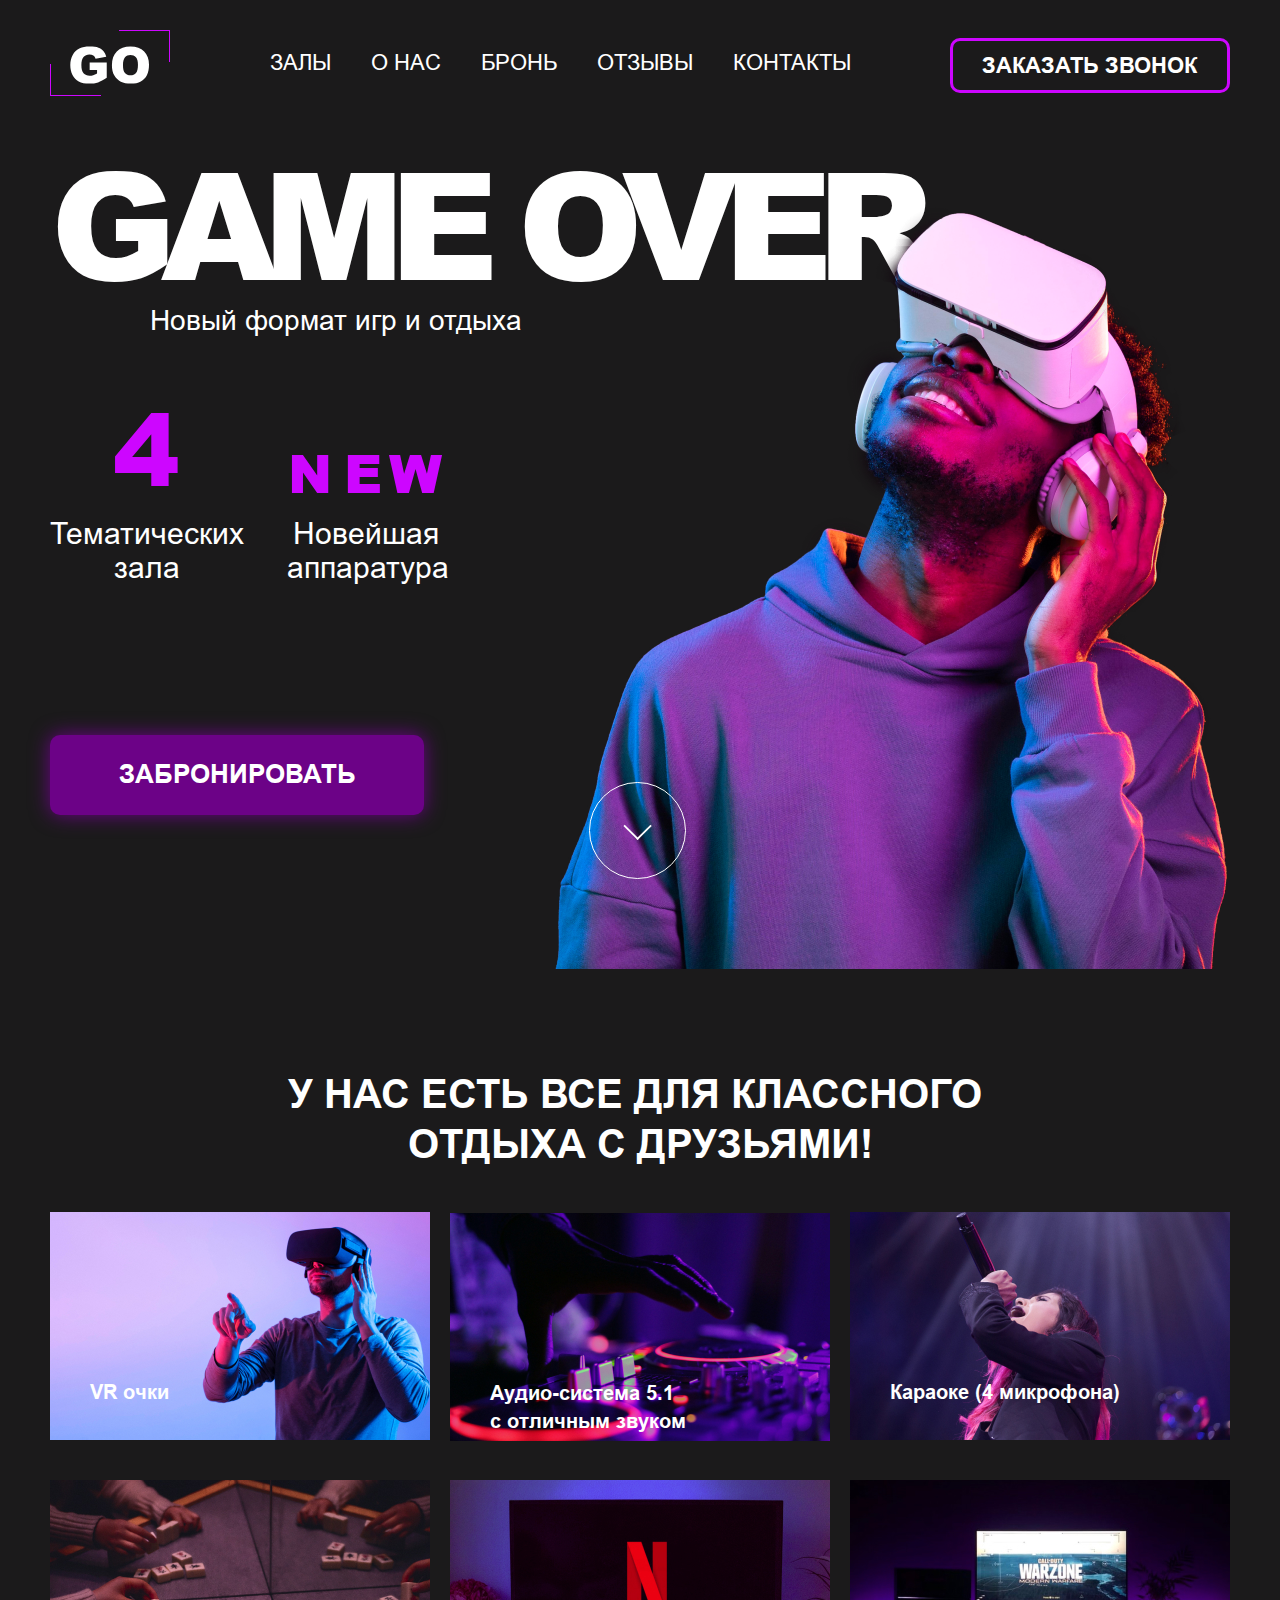
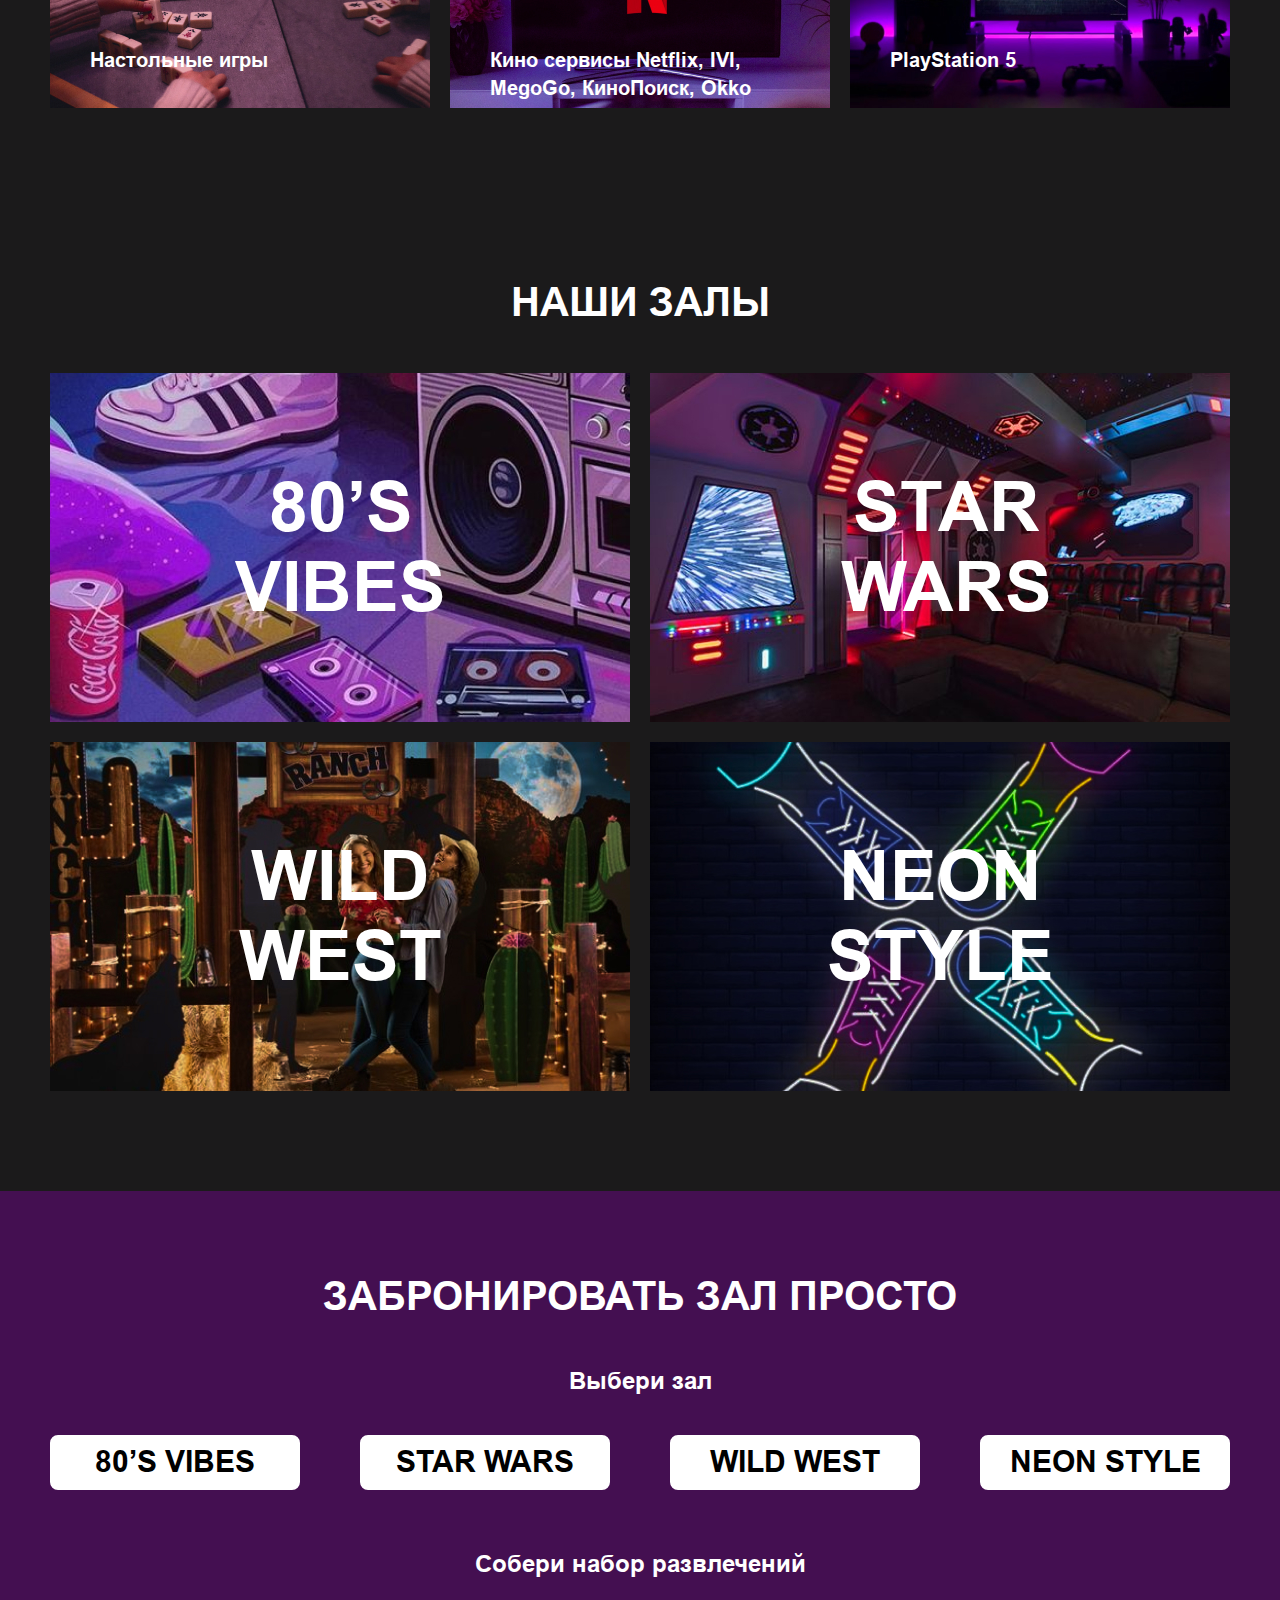
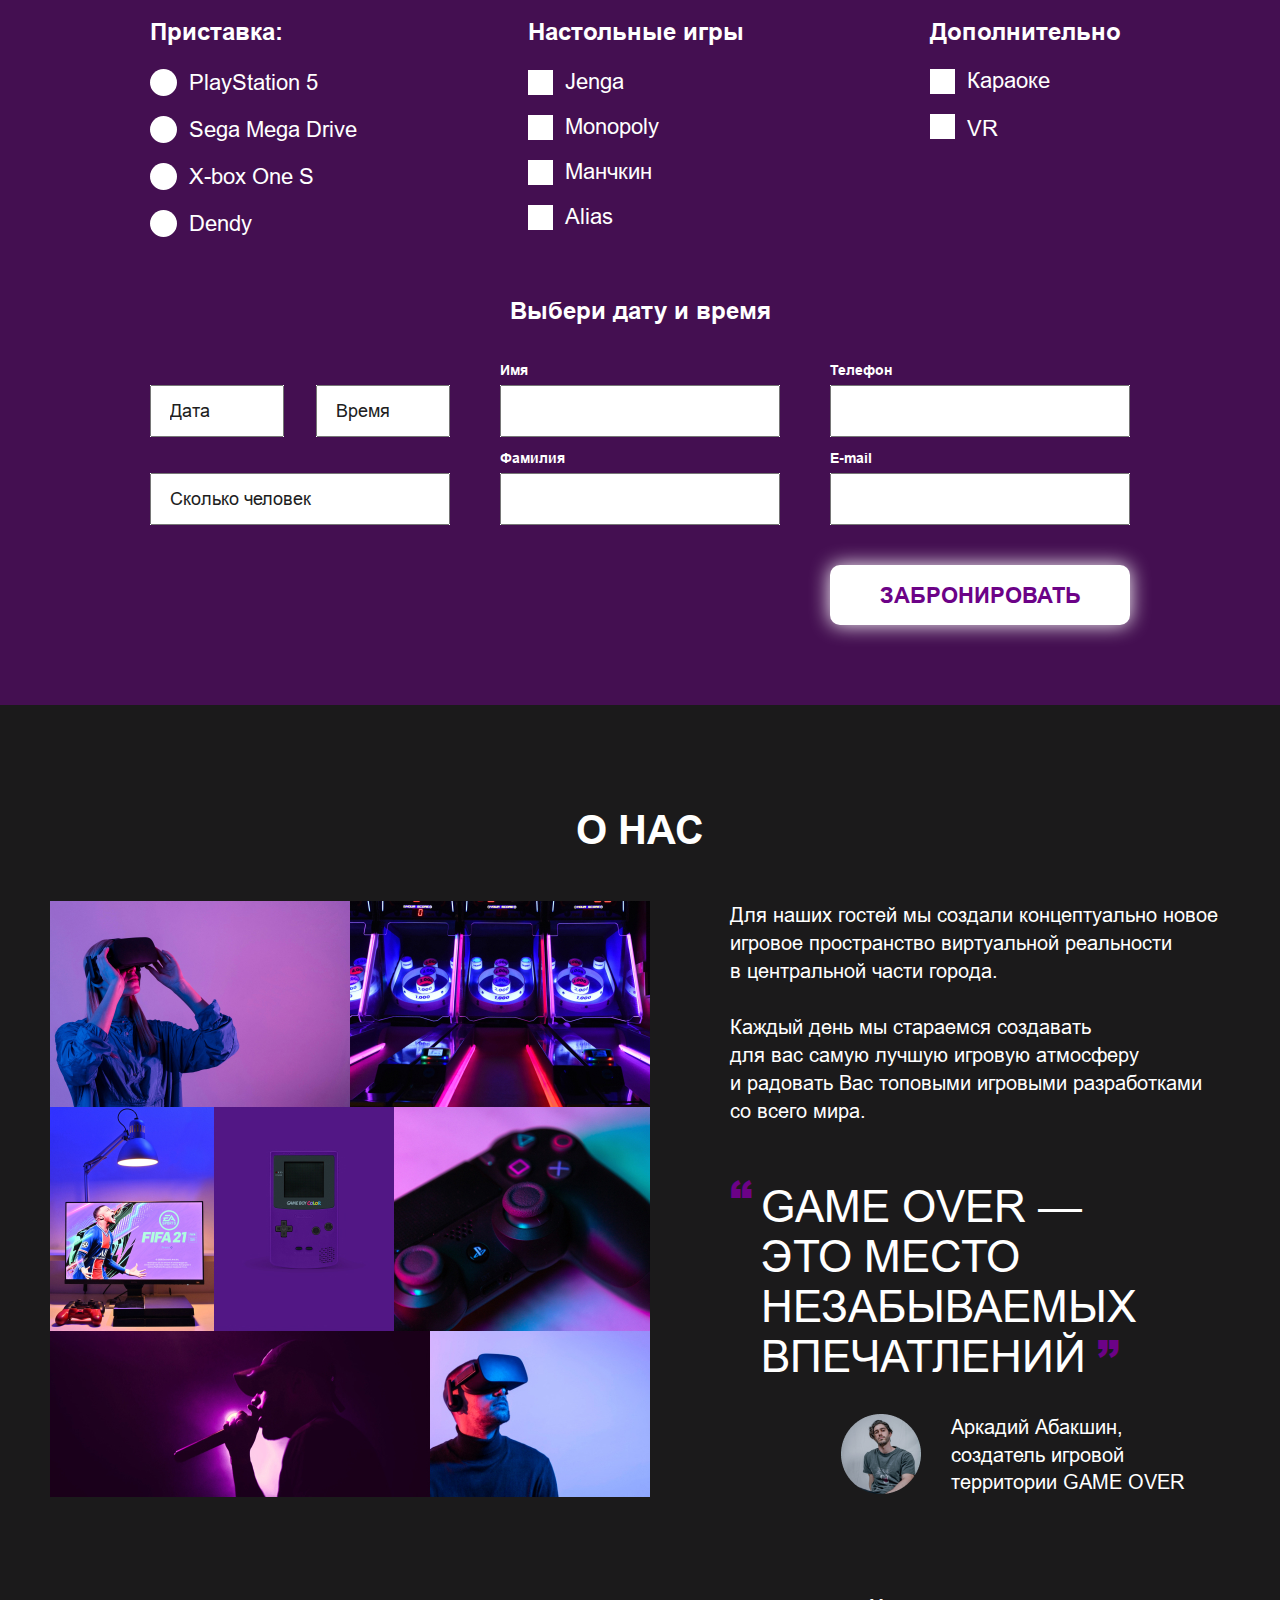
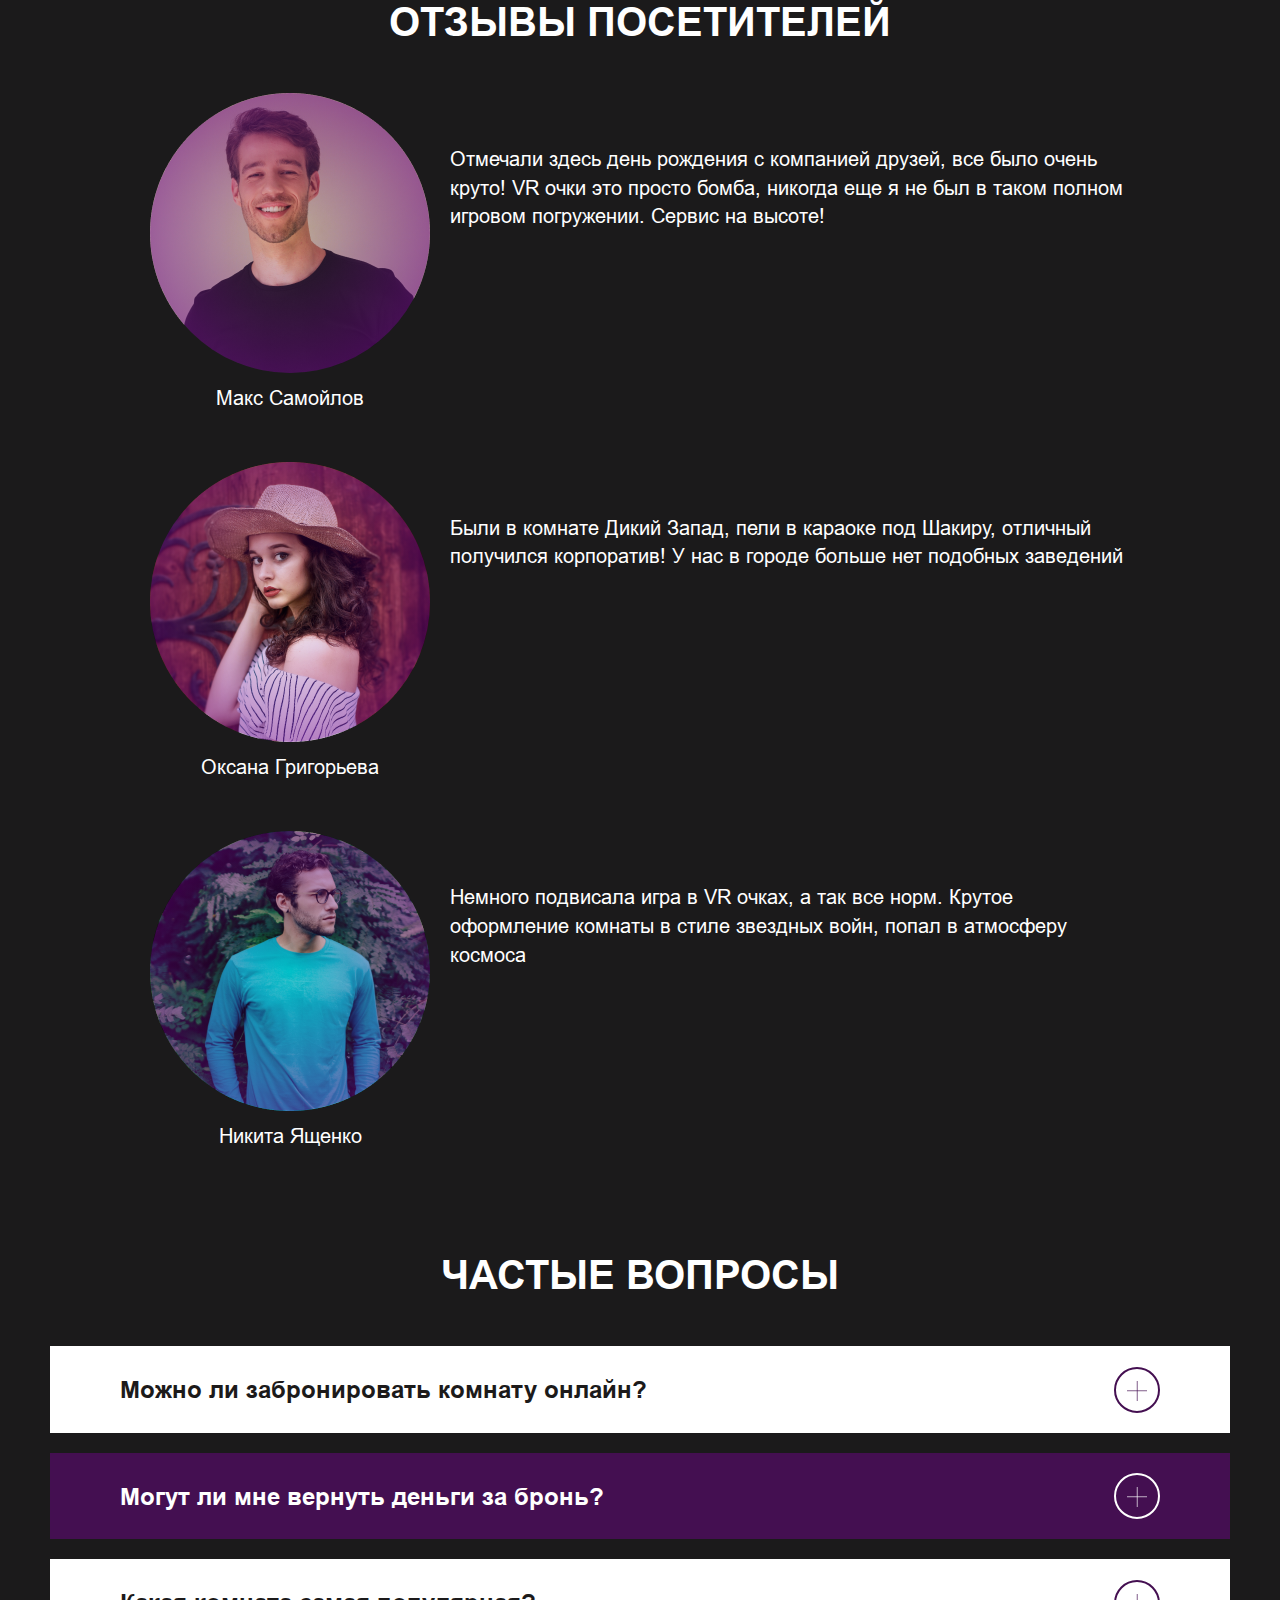
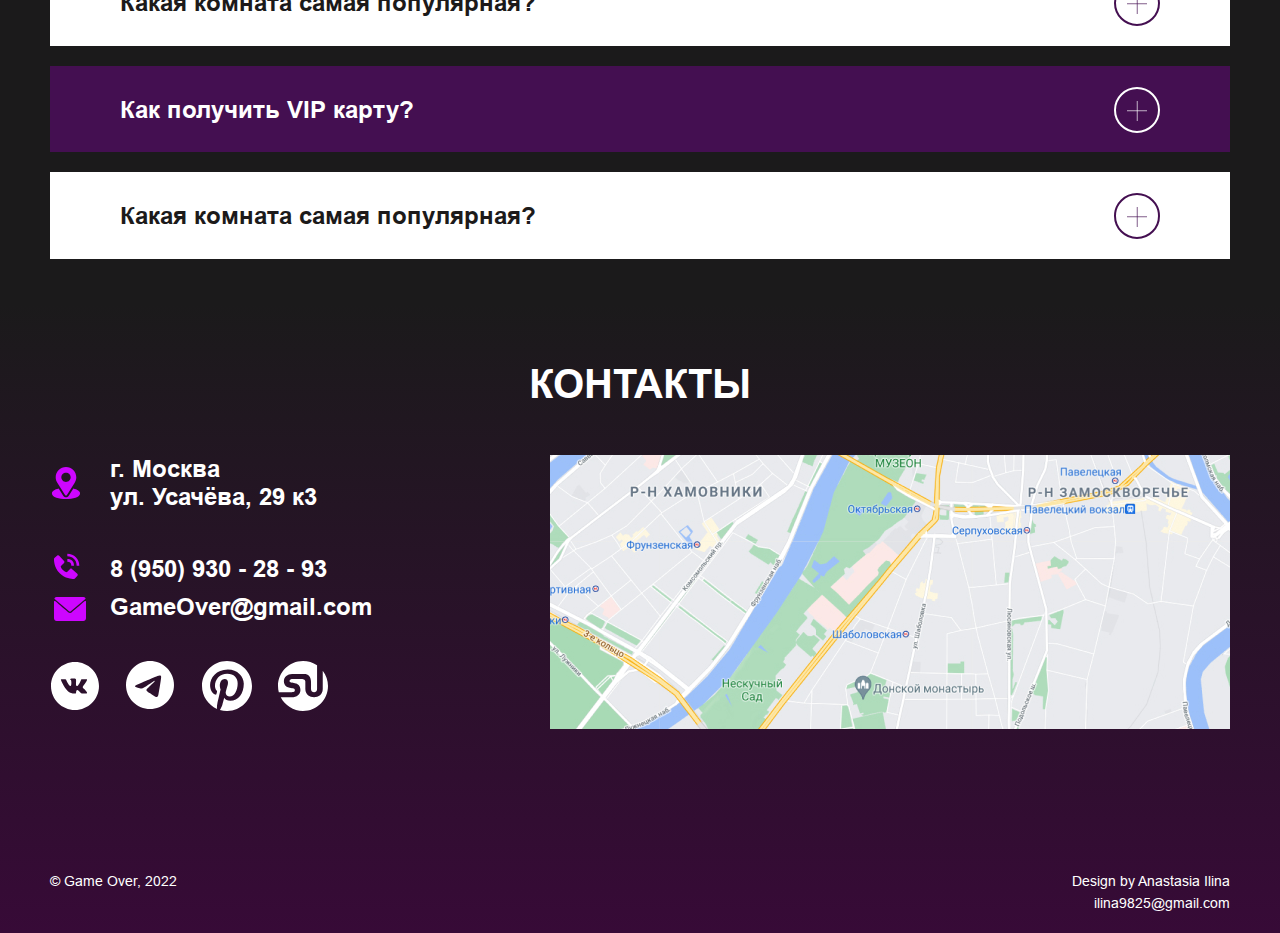
<file: index.html>
<!DOCTYPE html>
<html lang="ru">
  <head>
    <meta charset="UTF-8">
    <meta http-equiv="X-UA-Compatible" content="IE=edge">
    <meta name="viewport" content="width=device-width, initial-scale=1.0">
    <title>GO</title>

    <link rel="preload" href="fonts/arial-regular.woff2" as="font" type="font/woff2" crossorigin>
    <link rel="preload" href="fonts/arial-bold.woff2" as="font" type="font/woff2" crossorigin>
    <link rel="preload" href="fonts/arial-black.woff2" as="font" type="font/woff2" crossorigin>

    <link rel="apple-touch-icon" sizes="180x180" href="favicon/apple-touch-icon.png">
    <link rel="icon" type="image/png" sizes="32x32" href="favicon/favicon-32x32.png">
    <link rel="icon" type="image/png" sizes="194x194" href="favicon/favicon-194x194.png">
    <link rel="icon" type="image/png" sizes="192x192" href="favicon/android-chrome-192x192.png">
    <link rel="icon" type="image/png" sizes="16x16" href="favicon/favicon-16x16.png">
    <link rel="manifest" href="favicon/site.webmanifest">
    <link rel="mask-icon" href="favicon/safari-pinned-tab.svg" color="#1ead4e">
    <meta name="apple-mobile-web-app-title" content="GO">
    <meta name="application-name" content="GO">
    <meta name="msapplication-TileColor" content="#46b181">
    <meta name="msapplication-TileImage" content="favicon/mstile-144x144.png">
    <meta name="theme-color" content="#74d5b0">

    <link rel="stylesheet" href="css/style.css">

    <script src="script/script.js" type="module"></script>
  </head>

  <body class="page">
    <header class="header">
      <div class="container">
        <nav class="navigation">
          <a class="navigation__logo" href="/">
            <picture class="navigation__logo-img">
              <source srcset="img/logo-mobile.svg" media="(max-width: 420px)">
              <source srcset="img/logo-tablet.svg" media="(max-width: 768px)">
              <source srcset="img/logo-laptop.svg" media="(max-width: 1024px)">
              <source srcset="img/logo.svg">
              <img src="img/logo.svg" alt="Логотип компании GO">
            </picture>
          </a>
          
          <ul class="navigation__list">
            <li class="navigation__item">
              <a class="navigation__link" href="#features">залы</a>
            </li>

            <li class="navigation__item">
              <a class="navigation__link" href="#about">О нас</a>
            </li>

            <li class="navigation__item">
              <a class="navigation__link" href="#reservation">Бронь</a>
            </li>

            <li class="navigation__item navigation__item--tranform">
              <a class="navigation__link" href="#reviews">отзывы</a>
            </li>

            <li class="navigation__item navigation__item--tranform">
              <a class="navigation__link" href="#contacts">Контакты</a>
            </li>
          </ul> 

          <button class="menu" type="button">
            <svg class="menu__icon" width="54" height="29" viewBox="0 0 54 29"
                fill="currentColor" xmlns="http://www.w3.org/2000/svg">
                <rect class="y" width="54" height="5" rx="2"/>
                <rect class="x" y="12" width="54" height="5" rx="2"/>
                <rect class="xx" y="24" width="31" height="5" rx="2"/>
              <!-- <use href="#menu"></use> -->
            </svg>
          </button>

          <!-- <svg width="54" height="29" viewBox="0 0 54 29" fill="none" xmlns="http://www.w3.org/2000/svg">
            <rect width="54" height="5" rx="2" fill="#6C0287"/>
            <rect y="12" width="54" height="5" rx="2" fill="#6C0287"/>
            <rect y="24" width="31" height="5" rx="2" fill="#6C0287"/>
            </svg> -->
            


          <button class="call-order-btn" type="button">Заказать звонок</button>
        </nav>
      </div>
    </header>    

    <main>
      <section class="hero">
        <div class="container">
          <div class="hero__wrapper">
            <h1 class="hero__title">GAME OVER</h1>

            <h2 class="visually-hidden">компания Game Over</h2>

            <p class="hero__subtitle">Новый формат игр и отдыха</p>

            <ul class="hero__info info">
              <li class="info__item">
                <p class="info__title info__title--left">4</p>
                <p class="info__description info__description--left">Тематических 
                  <span class="info__span-left">зала</span> 
                </p>
              </li>

              <li class="info__item">
                <p class="info__title info__title--right"><span class="info__n">n</span><span class="info__e">e</span>w
                </p>
                <p class="info__description info__description--right"> 
                  <span class="info__span-right">Новейшая</span> аппаратура
                </p>
              </li>
            </ul>

            <a class="reservation-link" href="#reservation">Забронировать</a>
            
            <a class="arrow-link" href="#promo">
              <svg width="97" height="97" viewBox="0 0 97 97" fill="currentColor" xmlns="http://www.w3.org/2000/svg">
                <circle class="arrow-link__circle" cx="48.5" cy="48.5" r="48"/>
                <rect class="arrow-link__rect" x="34.4255" y="43.9163" width="1.82001" height="20.0201" transform="rotate(-44.9975 34.4255 43.9163)"/>
                <rect class="arrow-link__rect" x="48.5807" y="58.0737" width="1.82001" height="20.0201" transform="rotate(-134.997 48.5807 58.0737)"/>
              </svg>
            </a> 
          </div>
        </div>
      </section>   

      <section class="promo" id="promo">
        <div class="container">
          <h2 class="title">
            <span class="promo__title-first-line">У нас есть все для классного</span>
            <br> отдыха с друзьями!
          </h2>

          <ul class="promo__list">
            <li class="promo__item promo__item--vr">
              <p class="promo__description">VR очки</p>
            </li>

            <li class="promo__item promo__item--board-games">
              <p class="promo__description">Настольные игры</p>
            </li>
            
            <li class="promo__item promo__item--audio">
              <p class="promo__description">Аудио-система 5.1 <br> с отличным звуком</p>
            </li>

            <li class="promo__item promo__item--cinema">
              <p class="promo__description">Кино сервисы Netflix, IVI, MegoGo, КиноПоиск, Okko</p>
            </li>

            <li class="promo__item promo__item--karaoke">
              <p class="promo__description">Караоке (4 микрофона)</p>
            </li>

            <li class="promo__item promo__item--ps5">
              <p class="promo__description">РlаyStаtiоn 5 </p>
            </li>
          </ul>
        </div>
      </section>  

      <section class="features" id="features">
        <div class="container">
          <h2 class="title">Наши залы</h2>

          <ul class="features__list">
            <li class="features__item features__item--80s-vibes">
              <a class="features__link" href="80’s_vibes.html">
                <p class="features__description features__description--80s-vibes"> 80’s <br> vibes</p>
              </a>
            </li>

            <li class="features__item features__item--star-wars">
              <a class="features__link" href="star_wars.html">
                <p class="features__description features__description--star-wars">Star <br> wars</p>
              </a>
            </li>

            <li class="features__item features__item--wild-west">
              <a class="features__link" href="wild_west.html">
                <p class="features__description features__description--wild-west">wild <br> west</p>
              </a>
            </li>

            <li class="features__item features__item--neon-style">
              <a class="features__link" href="neon_style.html">
                <p class="features__description features__description--neon-style">neon <br> style</p>
              </a>
            </li>
          </ul>
        </div>
      </section>   

      <section class="reservation" id="reservation">
        <div class="reservation__wrapper">
          <div class="container">
            <h2 class="title">Забронировать зал просто</h2>

            <form class="form" action="https://jsonplaceholder.typicode.com/posts" method="post" target="_blank">
              <fieldset class="form__halls">
                <legend class="form__legend form__legend-title">Выбери зал</legend>
                
                <label class="form__label" for="80s-vibes"> 
                  <input class="form__radio-button-cinema" id="80s-vibes" type="radio" name="hall" value="80’s_vibes">
                  <span class="form__cinema-hall">80’s vibes</span>
                </label>
                
                <label class="form__label" for="star-wars">
                  <input class="form__radio-button-cinema" id="star-wars" type="radio" name="hall" value="star_wars">
                  <span class="form__cinema-hall">Star wars</span>
                </label>
                
                <label class="form__label" for="wild-west">
                  <input class="form__radio-button-cinema" id="wild-west" type="radio" name="hall" value="wild_west">
                  <span class="form__cinema-hall">Wild west</span>
                </label>
                
                <label class="form__label" for="neon-style">
                  <input class="form__radio-button-cinema" id="neon-style" type="radio" name="hall" value="neon_style">
                  <span class="form__cinema-hall">Neon style</span>
                </label>
              </fieldset>
    
              <div class="form__box">
                <fieldset class="form__entertainment-set">
                  <legend class="form__legend form__legend-title">Собери набор развлечений</legend>

                  <fieldset class="form__wrapper-games">
                    <legend class="form__legend form__legend-subtitle form__legend-subtitle-console">Приставка:</legend>
  
                    <label class="form__label" for="playstation">
                      <input class="form__input-entertainment form__radio-button-games" id="playstation" type="radio" name="game_console" value="playstation">
                      <span class="form__description-entertainment form__description-entertainment-radio-button-games">PlayStation 5</span>
                    </label>
  
                    <label class="form__label" for="segamega-drive">
                      <input class="form__input-entertainment form__radio-button-games" id="segamega-drive" type="radio" name="game_console" value="segamega_drive">
                      <span class="form__description-entertainment form__description-entertainment-radio-button-games">Sega Mega Drive</span>
                    </label>
  
                    <label class="form__label" for="xbox-one-s">
                      <input class="form__input-entertainment form__radio-button-games" id="xbox-one-s" type="radio" name="game_console" value="xbox_one_s">
                      <span class="form__description-entertainment form__description-entertainment-radio-button-games">X-box One S</span>
                    </label>
  
                    <label class="form__label" for="dendy">
                      <input class="form__input-entertainment form__radio-button-games" id="dendy" type="radio" name="game_console" value="dendy">
                      <span class="form__description-entertainment form__description-entertainment-radio-button-games">Dendy</span>
                    </label>
                  </fieldset>
        
                    <fieldset class="form__wrapper-games form__wrapper-games-board-games">
                      <legend class="form__legend form__legend-subtitle-board-games">Настольные игры</legend>
  
                      <label class="form__label" for="jenga">
                        <input class="form__input-entertainment" id="jenga" type="checkbox" name="game" value="jenga">
                        <span class="form__description-entertainment form__description-entertainment-board-games">Jenga</span>
                      </label>
  
                      <label class="form__label" for="monopoly">
                        <input class="form__input-entertainment" id="monopoly" type="checkbox" name="game" value="monopoly">
                        <span class="form__description-entertainment form__description-entertainment-board-games">Monopoly</span>
                      </label>
  
                      <label class="form__label" for="munchkin">
                        <input class="form__input-entertainment" id="munchkin" type="checkbox" name="game" value="munchkin">
                        <span class="form__description-entertainment form__description-entertainment-board-games"> Манчкин</span>
                      </label>
  
                      <label class="form__label" for="alias">
                        <input class="form__input-entertainment" id="alias" type="checkbox" name="game" value="alias">
                        <span class="form__description-entertainment form__description-entertainment-board-games">Alias</span>
                      </label>
                    </fieldset>
        
                    <fieldset class="form__wrapper-games form__wrapper-games-additionally">
                      <legend class="form__legend form__legend-subtitle">Дополнительно</legend>
  
                      <label class="form__label" for="karaoke">
                        <input class="form__input-entertainment" id="karaoke" type="checkbox" name="additionally" value="karaoke">
                        <span class="form__description-entertainment">Караоке</span>
                      </label>
  
                      <label class="form__label f" for="vr">
                        <input class="form__input-entertainment" id="vr" type="checkbox" name="additionally" value="vr">
                        <span class="form__description-entertainment form__description-entertainment--vr">VR</span>  
                      </label>
                    </fieldset>
                </fieldset>

                <fieldset>
                  <legend class="form__legend form__legend-title form__legend-title-client-data">Выбери дату и время</legend>

                  <div class="form__client-data">
                    <div class="form__wrapper-date-time form__label-client-data-aligne-self-end">
                      <label class="form__date-time form__label-white" for="date">
                        <input class="form__input" id="date" type="text" name="date" list="date-list" placeholder="Дата">
                      </label>
    
                      <datalist id="date-list">
                        <option value="06-10-2023"></option>
                      </datalist>
      
                      <label class="form__date-time form__time form__label-white" for="time">
                        <input class="form__input" id="time" type="text" name="time" list="time-list" placeholder="Время">
                      </label>
      
                      <datalist id="time-list">
                        <option value="08:00" label="утром"></option>
                        <option value="14:00" label="днём"></option>
                      </datalist>
                    </div>
                
                    <label class="form__persons form__label-client-data-aligne-self-end form__label-white" for="persons">
                      <input class="form__input" id="persons" type="text" name="persons"
                        list="date-persons" placeholder="Сколько человек">
                    </label>
          
                    <datalist id="date-persons">
                      <option value="20"></option>
                    </datalist>
                    
                    <label class="form__label form__name form__label-client-data-aligne-self-end form__label-white" for="name">
                      <span class="form__description-client-data">Имя</span>
                      <input class="form__input" id="name" type="text" name="name"> 
                    </label>
      
                    <label class="form__label form__phone form__label-client-data-aligne-self-end form__label-white" for="phone">
                      <span class="form__description-client-data">Телефон</span>
                      <input class="form__input" id="phone" type="tel" name="phone">
                    </label>
      
                    <label class="form__label form__surname form__label-client-data-aligne-self-end form__label-white" for="surname">
                      <span class="form__description-client-data">Фамилия</span>
                      <input class="form__input" id="surname" type="text" name="surname">
                    </label>
      
                    <label class="form__label form__e-mail form__label-client-data-aligne-self-end form__label-white" for="e-mail">
                      <span class="form__description-client-data form__description-client-data--e-mail">E-mail</span>
                      <input class="form__input" id="e-mail" type="email" name="e-mail">
                    </label>

                    <button class="form__btn" type="submit">Забронировать</button> 
                  </div>
                </fieldset>
              </div>
            </form>
          </div>
        </div>
      </section>   

      <section class="about" id="about">
        <div class="container">
          <h2 class="  title about__title">О нас</h2>

          <ul class="about__list">
            <li class="about__banner"></li>

            <li class="about__text">
              <p>
                Для наших гостей мы создали концептуально новое игровое пространство
                виртуальной реальности в&nbsp;центральной части города.
              </p>

              <p class="about__text-bottom">
                Каждый день мы стараемся создавать для&nbsp;вас&nbsp;самую лучшую игровую атмосферу и&nbsp;радовать 
                Вас топовыми игровыми разработками со&nbsp;всего&nbsp;мира.
              </p>

              <p class="about__text-bottom-pseudo">
                Каждый день мы стараемся создавать для вас самую лучшую игровую атмосферу и радовать 
                Вас топовыми игровыми разработками <br> со всего мира.
              </p>
            </li>

            <li class="about__author">
              <blockquote>
                <p class="about__quote">
                  <span class="about__quotes about__opening-quotes">GAME OVER</span> &mdash; это место незабываемых 
                  <span class="about__quotes about__closing-quotes">впечатлений</span>
                </p>
                  
                <div class="about__author-wrapper">
                  <img class="about__author-img" src="img/author.png" height="80" alt="Аркадий Абакшин - 
                    создатель игровой территории GAME OVER">

                  <p class="about__author-caption">
                    <cite> Аркадий Абакшин</cite>,<br>создатель игровой территории GAME OVER
                  </p>
                </div>
              </blockquote>
            </li>
          </ul>                                                          
        </div>
      </section>    

      <section class="reviews" id="reviews">
        <div class="container">
          <h2 class="reviews__title title">Отзывы посетителей</h2>

          <ul class="reviews__list">
            <li>
              <blockquote class="reviews__wrapper reviews__wrapper-visitor-1">
                <div class="reviews__img ">
                  <img src="img/visitor-1.png" alt="фото посетителя">
                </div>
                
                <cite class="reviews__visitor-name">Макс Самойлов</cite>

                <p class="reviews__visitor-review"> Отмечали здесь день рождения с компанией друзей, все было очень  круто!
                  VR очки это просто бомба, никогда еще я не был в таком полном игровом погружении. Сервис на высоте!
                </p>
              </blockquote>
            </li>

            <li>
              <blockquote class="reviews__wrapper reviews__wrapper-visitor-2">
                <div class="reviews__img ">
                  <img src="img/visitor-2.png" alt="фото посетителя">
                </div>
          
                <cite class="reviews__visitor-name">Оксана Григорьева</cite>

                <p class="reviews__visitor-review"> Были в комнате Дикий Запад, пели в караоке под Шакиру, отличный получился корпоратив!
                  У нас в городе больше нет подобных заведений
                </p>
              </blockquote>               
            </li>

            <li>
              <blockquote class="reviews__wrapper">
                <div class="reviews__img">
                  <img src="img/visitor-3.png" alt="фото посетителя">
                </div>
                
                <cite class="reviews__visitor-name">Никита Ященко</cite>

                <p class="reviews__visitor-review">Немного подвисала игра в VR очках, а так все норм.
                  Крутое оформление комнаты в стиле звездных войн, попал в атмосферу 
                  <span class="reviews__text-snippet">космоса</span> 
                </p>
              </blockquote>
            </li>
          </ul>
        </div>
      </section>  

      <section class="faq">
          <div class="container">
            <h2 class="faq__title title">Частые вопросы</h2>

            <ul class="faq__list">
              <li class="faq__item faq__item-one">
                <button class="faq__btn faq__btn-one" type="button">
                  Можно ли забронировать комнату онлайн?
                </button>

                <div class="faq__text-wrapper">
                  <p class="faq__text">Да, забронировать комнату вы можете онлайн, заполнив форму на нашем сайте. 
                    Также вы можете забронировать комнату позвонив по телефону 
                    <span class="faq__text-span">8&nbsp;(999)&nbsp;958&nbsp;-&nbsp;48&nbsp;-&nbsp;38</span>                  
                  </p>
                </div>
              </li>

              <li class="faq__item faq__item-two">
                <button class="faq__btn faq__btn-two" type="button">
                  Могут ли мне вернуть деньги за бронь?
                </button>

                <div class="faq__text-wrapper">
                  <p class="faq__text">Да, забронировать комнату вы можете онлайн, заполнив форму на нашем сайте. 
                    Также вы можете забронировать комнату позвонив по телефону 
                    <span class="faq__text-span">8&nbsp;(999)&nbsp;958&nbsp;-&nbsp;48&nbsp;-&nbsp;38</span>                  
                  </p>
                </div>
              </li>

              <li class="faq__item faq__item-three">
                <button class="faq__btn faq__btn-three" type="button">
                  Какая комната самая популярная?
                </button>

                <div class="faq__text-wrapper">
                  <p class="faq__text">Да, забронировать комнату вы можете онлайн, заполнив форму на нашем сайте. 
                    Также вы можете забронировать комнату позвонив по телефону 
                    <span class="faq__text-span">8&nbsp;(999)&nbsp;958&nbsp;-&nbsp;48&nbsp;-&nbsp;38</span>                  
                  </p>
                </div>
              </li>

              <li class="faq__item faq__item-four">
                <button class="faq__btn faq__btn-four" type="button">
                  Как получить VIP карту?
                </button>

                <div class="faq__text-wrapper">
                  <p class="faq__text">Да, забронировать комнату вы можете онлайн, заполнив форму на нашем сайте. 
                    Также вы можете забронировать комнату позвонив по телефону 
                    <span class="faq__text-span">8&nbsp;(999)&nbsp;958&nbsp;-&nbsp;48&nbsp;-&nbsp;38</span>                  
                  </p>
                </div>
              </li>

              <li class="faq__item">
                <button class="faq__btn" type="button">
                  Какая комната самая популярная?
                </button>

                <div class="faq__text-wrapper">
                  <p class="faq__text">Да, забронировать комнату вы можете онлайн, заполнив форму на нашем сайте. 
                    Также вы можете забронировать комнату позвонив по телефону 
                    <span class="faq__text-span">8&nbsp;(999)&nbsp;958&nbsp;-&nbsp;48&nbsp;-&nbsp;38</span>                  
                  </p>
                </div>
              </li>
            </ul>
          </div>
      </section>  
    </main>  

    <footer class="footer" id="contacts">
      <div class="container">
        <h2 class="title footer__title">Контакты</h2>

        <div class="contacts">
          <div class="contacts__box">
            <div class="contacts__address">
              <svg class="contacts__svg" width="32" height="32" viewBox="0 0 32 32">
                <use href="#location"></use>
              </svg>

              <address> 
                <span class="contacts__address-city">г. Москва</span>  
                <span class="contacts__address-street">ул. Усачёва, 29 к3 </span>  
              </address>
            </div>

            <ul class="contacts__list">
              <li>
                <a class="contacts__link contacts__link-phone" href="tel:89211327118">
                  <svg class="contacts__svg contacts__icon contacts__interactive" width="32" height="32" viewBox="0 0 32 32">
                    <use href="#icon_phone"></use>
                  </svg>

                  <p class="contacts__interactive contacts__text-phone">8 (950) <span class="contacts__number">930 - 28 - 93</span></p>
                </a>
              </li>

              <li>
                <a class="contacts__link contacts__link-e-mail" href="mailto:GameOver@gmail.com?subject=ПомощьссайтаGameOver@gmail.com&body=ПриветствуемВас">
                  <svg class="contacts__svg contacts__icon contacts__interactive contacts__e-mail" width="32" height="32" viewBox="0 0 32 32">
                    <use href="#icon_e-mail"></use>
                  </svg>

                  <p class="contacts__interactive contacts__text-e-mail">GameOver@gmail.com</p>
                </a>
              </li>
            </ul>

            <ul class="social">
              <li>
                <a class="social__link" href="https://vk.com/" target="_blank">
                  <svg class="social__icon" width="50" height="50" viewBox="0 0 50 50">
                    <use href="#vk"></use>
                  </svg>
                </a>
              </li>

              <li>
                <a class="social__link" href="https://desktop.telegram.org/" target="_blank">
                  <svg class="social__icon" width="50" height="50" viewBox="0 0 50 50">
                    <use href="#telegram"></use>
                  </svg>
                </a>
              </li>

              <li>
                <a class="social__link" href="#" target="_blank">
                  <svg class="social__icon" width="50" height="50" viewBox="0 0 50 50">
                    <use href="#pinterest"></use>
                  </svg>
                </a>
              </li>

              <li>
                <a class="social__link" href="#" target="_blank">
                  <svg class="social__icon" width="50" height="50" viewBox="0 0 50 50">
                    <use href="#stumbleupon"></use>
                  </svg>
                </a>
              </li>
            </ul>
          </div>

          <picture class="footer__wrapper-map">
            <source srcset="img/map-mobile.jpg, img/map-retina.jpg 2x" media="(max-width: 420px)">
            <source srcset="img/map-small.jpg" media="(max-width: 768px)">
            <source srcset="img/map-medium.jpg" media="(max-width: 1200px)">
            <source srcset="img/map.jpg">
            <img class="footer__map" src="img/map.jpg" alt="Навигационная карта с координатами компании">
          </picture> 
        </div>

        <div class="footer__inner">
          <p class="footer__copyright">© Game Over, 2022</p>

          <a class="footer__design" href="mailto:ilina9825@gmail.com">
            <p class="footer__designer">Design by Anastasia Ilina</p>

            <p class="footer__designer-e-mail">ilina9825@gmail.com</p>
          </a>
        </div>
      </div>
    </footer> 

    <div class="overlay-modal">

        <form class="modal-form" action="https://jsonplaceholder.typicode.com/posts" method="post" target="_blank">
          <button class="modal-form__close" type="button">
            <svg width="42" height="42" viewBox="0 0 42 42" fill="none" xmlns="http://www.w3.org/2000/svg">
              <rect y="38.4407" width="54.3632" height="5.03363" rx="2" transform="rotate(-45 0 38.4407)" fill="white" />
              <rect x="3.55957" width="54.3632" height="5.03363" rx="2" transform="rotate(45 3.55957 0)" fill="white" />
            </svg>
          </button>

          <h2 class="modal-form__title">Заказать звонок</h2>

          <div class="modal-form__group">
            <label class="modal-form__label">
              <span class="modal-form__span">Имя</span>
              <input class="modal-form__input" name="modal-name" id="modal-name" type="text" required>
            </label>
  
            <label class="modal-form__label">
              <span class="modal-form__span">Телефон</span>
              <input class="modal-form__input" name="modal-phone" id="modal-phone" type="phone" required>
            </label>

            <button class="modal__btn-submit" type="submit">Позвонить мне</button>
          </div>
        </form>
    </div>
    
    <svg style="display: none;">
      <!-- <symbol id="menu">
        <rect width="54" height="5" rx="2"/>
        <rect y="12" width="54" height="5" rx="2"/>
        <rect class="xx" y="24" width="31" height="5" rx="2"/>
      </symbol> -->

      <symbol id="location" fill="none" xmlns="http://www.w3.org/2000/svg">
        <path d="M16 0C10.3772 0 5.6875 4.52938 5.6875 10.3125C5.6875 12.5126 6.34862 14.4745 7.61744 16.3129L15.2108 28.1616C15.5792 28.7376 16.4216 28.7365 16.7892 28.1616L24.4155 16.2726C25.657 14.5175 26.3125 12.4567 26.3125 10.3125C26.3125 4.62619 21.6863 0 16 0ZM16 15C13.4154 15 11.3125 12.8971 11.3125 10.3125C11.3125 7.72794 13.4154 5.625 16 5.625C18.5846 5.625 20.6875 7.72794 20.6875 10.3125C20.6875 12.8971 18.5846 15 16 15Z" fill="#CD06FF"/>
        <path d="M23.329 21.5435L18.6083 28.9239C17.3864 30.829 14.6068 30.8228 13.3907 28.9257L8.66238 21.5454C4.50213 22.5073 1.9375 24.2693 1.9375 26.375C1.9375 30.0289 9.183 32 16 32C22.817 32 30.0625 30.0289 30.0625 26.375C30.0625 24.2678 27.4943 22.5048 23.329 21.5435Z" fill="#CD06FF"/>
      </symbol>

      <symbol id="icon_phone" fill="currentColor" xmlns="http://www.w3.org/2000/svg">
        <path d="M26.6667 14.6654H29.3333C29.3333 7.82541 24.1693 2.66675 17.32 2.66675V5.33341C22.736 5.33341 26.6667 9.25741 26.6667 14.6654Z"/>
        <path d="M17.3333 10.6667C20.1373 10.6667 21.3333 11.8627 21.3333 14.6667H24C24 10.3667 21.6333 7.99999 17.3333 7.99999V10.6667ZM21.896 17.924C21.6398 17.6911 21.3031 17.5669 20.9571 17.5776C20.611 17.5883 20.2827 17.7331 20.0413 17.9813L16.8507 21.2627C16.0827 21.116 14.5387 20.6347 12.9493 19.0493C11.36 17.4587 10.8787 15.9107 10.736 15.148L14.0147 11.956C14.2632 11.7148 14.4082 11.3864 14.4189 11.0403C14.4296 10.6941 14.3052 10.3574 14.072 10.1013L9.14534 4.68399C8.91207 4.42714 8.58785 4.27133 8.24155 4.24967C7.89525 4.22801 7.55414 4.3422 7.29068 4.56799L4.39734 7.04933C4.16682 7.28068 4.02924 7.58859 4.01068 7.91466C3.99068 8.24799 3.60934 16.144 9.73201 22.2693C15.0733 27.6093 21.764 28 23.6067 28C23.876 28 24.0413 27.992 24.0853 27.9893C24.4114 27.9711 24.7191 27.8329 24.9493 27.6013L27.4293 24.7067C27.6553 24.4434 27.7697 24.1024 27.7483 23.7561C27.7269 23.4098 27.5713 23.0855 27.3147 22.852L21.896 17.924Z"/>
      </symbol>
        
      <symbol id="icon_e-mail" fill="currentColor" xmlns="http://www.w3.org/2000/svg">
        <path d="M0.667993 5.94725C5.05987 9.66669 12.7662 16.2103 15.0312 18.2506C15.3353 18.526 15.6614 18.666 16 18.666C16.3379 18.666 16.6634 18.5273 16.9668 18.2533C19.2337 16.2109 26.9401 9.66669 31.332 5.94725C31.6055 5.71612 31.6472 5.30987 31.4258 5.02731C30.914 4.37437 30.151 4 29.3333 4H2.66668C1.84899 4 1.08593 4.37438 0.574244 5.02738C0.352869 5.30988 0.394556 5.71612 0.667993 5.94725Z"/>
        <path d="M31.6133 7.96303C31.377 7.85303 31.099 7.89141 30.9024 8.05941C26.0319 12.1883 19.8158 17.4807 17.86 19.243C16.7623 20.2338 15.2389 20.2338 14.1386 19.2417C12.054 17.3634 5.0735 11.4292 1.09763 8.05934C0.899688 7.89134 0.621063 7.85428 0.386687 7.96297C0.151062 8.07241 0 8.30809 0 8.56784V25.3335C0 26.8042 1.19594 28.0002 2.66669 28.0002H29.3334C30.8041 28.0002 32 26.8042 32 25.3335V8.56784C32 8.30809 31.8489 8.07178 31.6133 7.96303Z"/>
      </symbol>

      <symbol id="vk" fill="currentColor" xmlns="http://www.w3.org/2000/svg">
        <path d="M24.9999 1C11.7449 1 0.999878 11.745 0.999878 25C0.999878 38.255 11.7449 49 24.9999 49C38.2549 49 48.9999 38.255 48.9999 25C48.9999 11.745 38.2549 1 24.9999 1ZM34.2299 28.0775C34.2299 28.0775 36.3524 30.1725 36.8749 31.145C36.8899 31.165 36.8974 31.185 36.9024 31.195C37.1149 31.5525 37.1649 31.83 37.0599 32.0375C36.8849 32.3825 36.2849 32.5525 36.0799 32.5675H32.3299C32.0699 32.5675 31.5249 32.5 30.8649 32.045C30.3574 31.69 29.8574 31.1075 29.3699 30.54C28.6424 29.695 28.0124 28.965 27.3774 28.965C27.2967 28.9649 27.2166 28.9775 27.1399 29.0025C26.6599 29.1575 26.0449 29.8425 26.0449 31.6675C26.0449 32.2375 25.5949 32.565 25.2774 32.565H23.5599C22.9749 32.565 19.9274 32.36 17.2274 29.5125C13.9224 26.025 10.9474 19.03 10.9224 18.965C10.7349 18.5125 11.1224 18.27 11.5449 18.27H15.3324C15.8374 18.27 16.0024 18.5775 16.1174 18.85C16.2524 19.1675 16.7474 20.43 17.5599 21.85C18.8774 24.165 19.6849 25.105 20.3324 25.105C20.4538 25.1036 20.573 25.0727 20.6799 25.015C21.5249 24.545 21.3674 21.5325 21.3299 20.9075C21.3299 20.79 21.3274 19.56 20.8949 18.97C20.5849 18.5425 20.0574 18.38 19.7374 18.32C19.8669 18.1413 20.0375 17.9964 20.2349 17.8975C20.8149 17.6075 21.8599 17.565 22.8974 17.565H23.4749C24.5999 17.58 24.8899 17.6525 25.2974 17.755C26.1224 17.9525 26.1399 18.485 26.0674 20.3075C26.0449 20.825 26.0224 21.41 26.0224 22.1C26.0224 22.25 26.0149 22.41 26.0149 22.58C25.9899 23.5075 25.9599 24.56 26.6149 24.9925C26.7003 25.0461 26.799 25.0747 26.8999 25.075C27.1274 25.075 27.8124 25.075 29.6674 21.8925C30.2395 20.8681 30.7366 19.8037 31.1549 18.7075C31.1924 18.6425 31.3024 18.4425 31.4324 18.365C31.5283 18.3161 31.6347 18.2912 31.7424 18.2925H36.1949C36.6799 18.2925 37.0124 18.365 37.0749 18.5525C37.1849 18.85 37.0549 19.7575 35.0224 22.51L34.1149 23.7075C32.2724 26.1225 32.2724 26.245 34.2299 28.0775V28.0775Z"/>
      </symbol>

      <symbol id="telegram" fill="currentColor" xmlns="http://www.w3.org/2000/svg">
        <path d="M47.9999 24C47.9999 30.3652 45.4713 36.4697 40.9704 40.9706C36.4696 45.4714 30.3651 48 23.9999 48C17.6347 48 11.5302 45.4714 7.02932 40.9706C2.52844 36.4697 -0.00012207 30.3652 -0.00012207 24C-0.00012207 17.6348 2.52844 11.5303 7.02932 7.02944C11.5302 2.52856 17.6347 0 23.9999 0C30.3651 0 36.4696 2.52856 40.9704 7.02944C45.4713 11.5303 47.9999 17.6348 47.9999 24ZM24.8609 17.718C22.5269 18.69 17.8589 20.7 10.8629 23.748C9.72888 24.198 9.13188 24.642 9.07788 25.074C8.98788 25.803 9.90288 26.091 11.1479 26.484L11.6729 26.649C12.8969 27.048 14.5469 27.513 15.4019 27.531C16.1819 27.549 17.0489 27.231 18.0059 26.571C24.5429 22.158 27.9179 19.929 28.1279 19.881C28.2779 19.845 28.4879 19.803 28.6259 19.929C28.7669 20.052 28.7519 20.289 28.7369 20.352C28.6469 20.739 25.0559 24.075 23.1989 25.803C22.6199 26.343 22.2089 26.724 22.1249 26.811C21.9399 27 21.7519 27.1861 21.5609 27.369C20.4209 28.467 19.5689 29.289 21.6059 30.633C22.5869 31.281 23.3729 31.812 24.1559 32.346C25.0079 32.928 25.8599 33.507 26.9639 34.233C27.2429 34.413 27.5129 34.608 27.7739 34.794C28.7669 35.502 29.6639 36.138 30.7649 36.036C31.4069 35.976 32.0699 35.376 32.4059 33.576C33.2009 29.325 34.7639 20.118 35.1239 16.323C35.1458 16.0075 35.1328 15.6906 35.0849 15.378C35.0566 15.1258 34.9346 14.8934 34.7429 14.727C34.4699 14.5386 34.1445 14.4409 33.8129 14.448C32.9129 14.463 31.5239 14.946 24.8609 17.718Z"/>
      </symbol>

      <symbol id="pinterest" fill="currentColor" xmlns="http://www.w3.org/2000/svg">
        <path d="M25.0005 0C11.1947 0 -0.000152588 11.1936 -0.000152588 25.0006C-0.000152588 35.2378 6.15562 44.0314 14.9646 47.8981C14.8941 46.1526 14.9511 44.0558 15.3998 42.159C15.8806 40.1282 18.6165 28.5359 18.6165 28.5359C18.6165 28.5359 17.8178 26.9397 17.8178 24.5808C17.8178 20.8763 19.9652 18.1077 22.6383 18.1077C24.912 18.1077 26.0107 19.8154 26.0107 21.8609C26.0107 24.1468 24.5537 27.5635 23.8037 30.7327C23.1768 33.3859 25.1338 35.5481 27.7498 35.5481C32.4864 35.5481 35.6761 29.4647 35.6761 22.2558C35.6761 16.7782 31.9864 12.6769 25.2742 12.6769C17.6902 12.6769 12.9659 18.3321 12.9659 24.6487C12.9659 26.8282 13.6082 28.3635 14.6146 29.5513C15.0768 30.0981 15.1409 30.318 14.9736 30.9462C14.8537 31.4058 14.5781 32.5128 14.4646 32.9519C14.2986 33.5853 13.7857 33.8109 13.2127 33.5776C9.71972 32.1513 8.0928 28.3263 8.0928 24.0263C8.0928 16.9237 14.0819 8.40898 25.9601 8.40898C35.5056 8.40898 41.7877 15.316 41.7877 22.732C41.7877 32.5378 36.3351 39.8647 28.2979 39.8647C25.5998 39.8647 23.0607 38.4051 22.1909 36.7487C22.1909 36.7487 20.7396 42.5077 20.4325 43.6218C19.9024 45.5494 18.8646 47.4763 17.9159 48.9769C20.2162 49.6571 22.6024 50.0025 25.0011 50.0026C38.8063 50.0013 49.9998 38.8071 49.9998 25.0006C49.9998 11.1936 38.8063 0 25.0005 0Z"/>
      </symbol>

      <symbol id="stumbleupon" fill="currentColor" xmlns="http://www.w3.org/2000/svg">
        <path fill-rule="evenodd" clip-rule="evenodd" d="M44.7441 9.66919C48.1583 14.0494 50.0085 19.4463 49.9999 24.9999C49.9999 38.8051 38.805 49.9999 25.0006 49.9999C15.2871 49.9999 6.86597 44.4576 2.72751 36.3647H13.6237C18.816 36.3647 22.4429 33.566 22.4429 29.0923C22.4429 19.6108 11.5051 23.4737 11.5051 20.1089C11.5051 18.4878 12.8057 17.898 15.1858 17.898H22.7692C24.8711 17.898 27.3435 18.275 27.3435 20.5685V28.1243C27.3435 33.5955 31.6159 36.364 36.0441 36.364C40.548 36.364 44.7435 33.5955 44.7435 28.1243V9.66919H44.7441Z" />
        <path fill-rule="evenodd" clip-rule="evenodd" d="M25.0005 2.43241e-05C30.0173 -0.00698868 34.919 1.50262 39.0626 4.33079V28.3013C39.0626 29.9628 37.7037 31.3224 36.0447 31.3224C34.3838 31.3224 33.0261 29.9628 33.0261 28.3013V21.1186C33.0261 15.3846 30.1242 12.9994 26.3447 12.9994H14.0441C9.59088 12.9994 5.89665 15.834 5.89665 20.3289C5.89665 22.6289 6.8819 25.9994 11.5415 26.8353C15.337 27.5186 16.8351 27.3199 16.8351 29.3506C16.8351 31.3224 14.6261 31.3224 11.7101 31.3224H0.808189C0.269676 29.2582 -0.0019826 27.1334 -0.000143311 25C-0.000143311 11.1981 11.196 2.43241e-05 25.0005 2.43241e-05Z"/>
      </symbol>
    </svg>  
  </body>
</html>
</file>
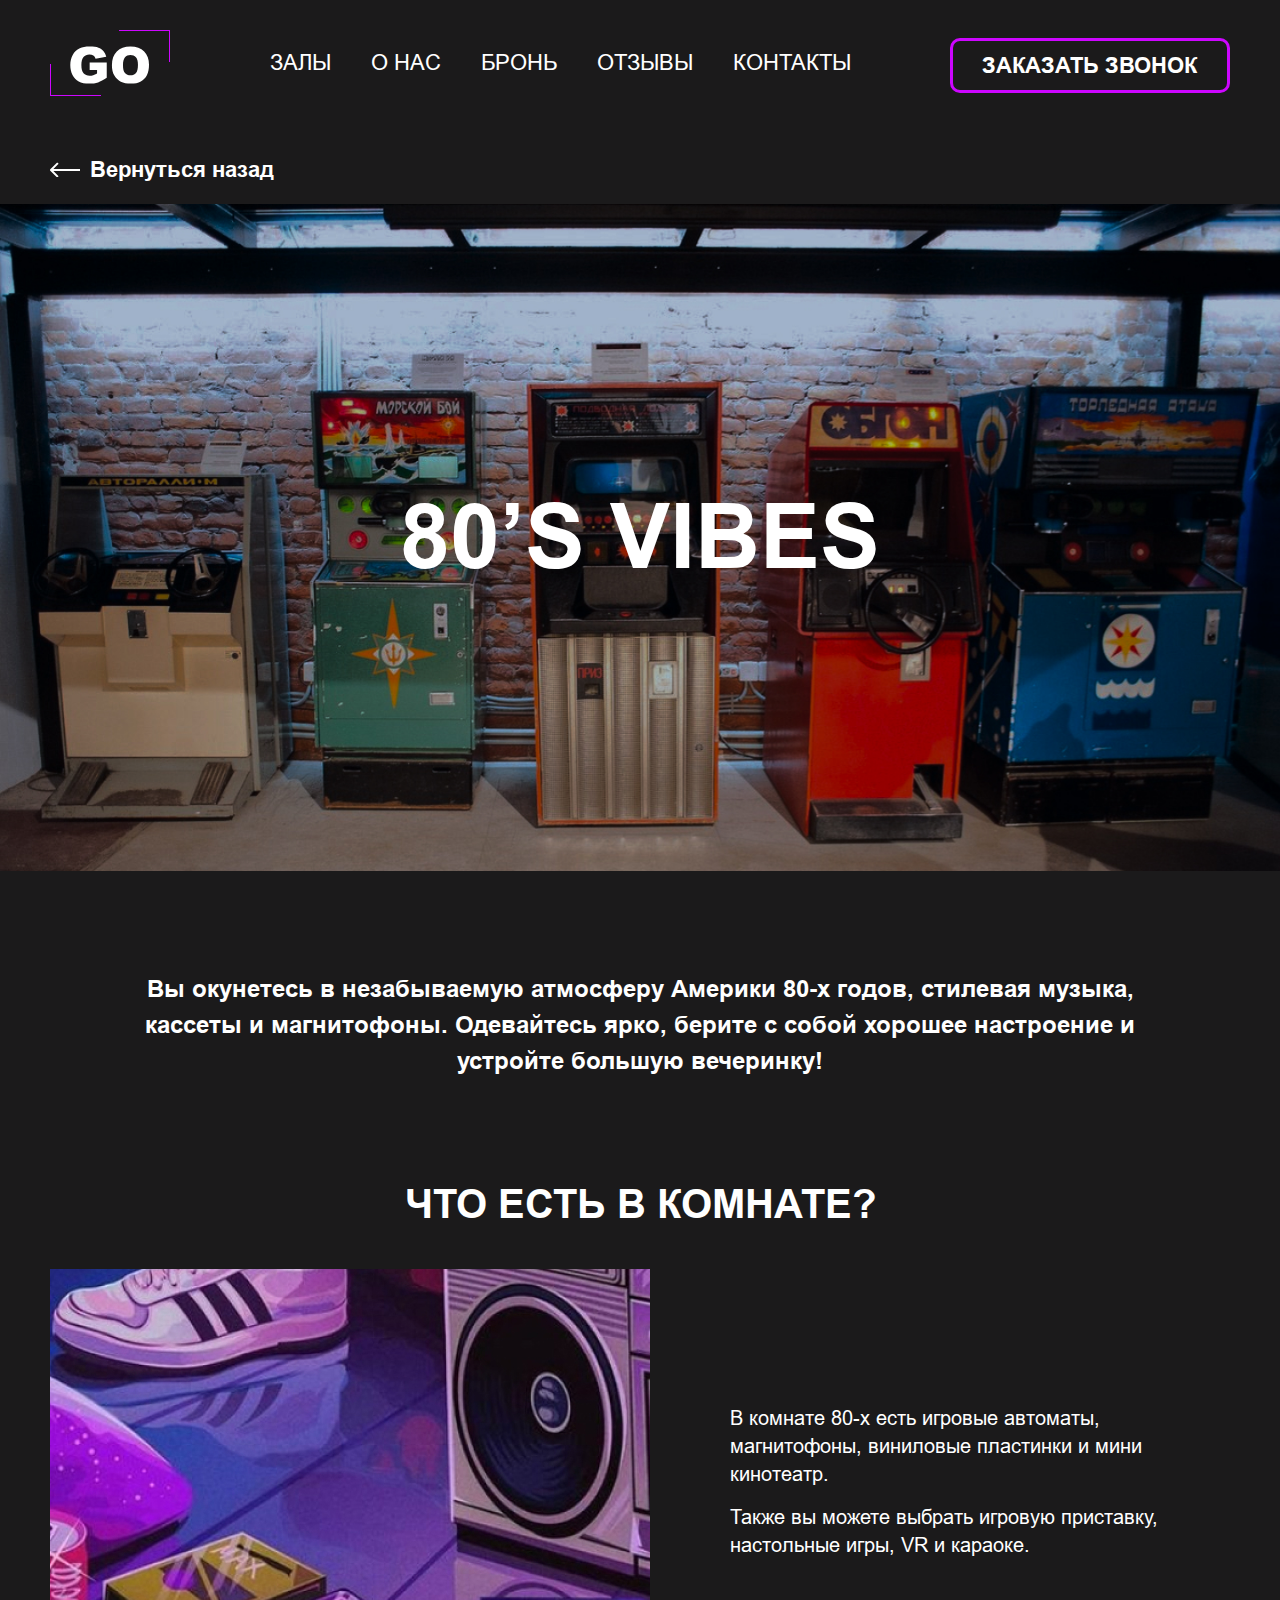
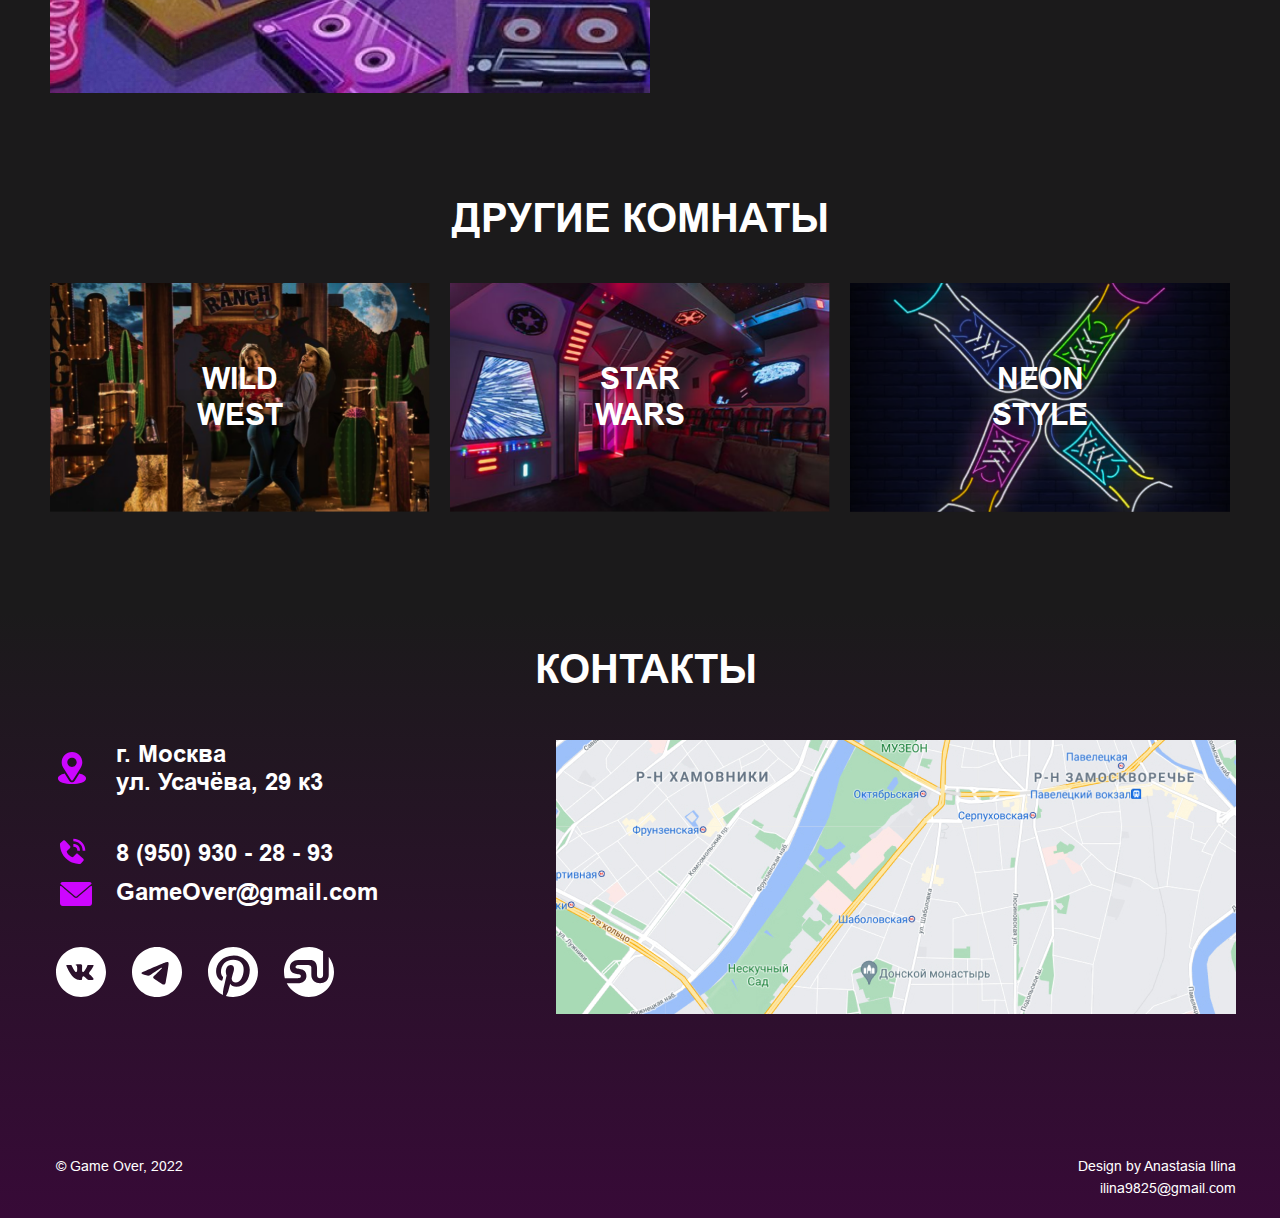
<file: 80’s_vibes.html>
<!DOCTYPE html>
<html lang="ru">
<head>
  <meta charset="UTF-8">
  <meta http-equiv="X-UA-Compatible" content="IE=edge">
  <meta name="viewport" content="width=device-width, initial-scale=1.0">
  <title>80’s vibes</title>

  <link rel="preload" href="fonts/arial-regular.woff2" as="font" type="font/woff2" crossorigin>
  <link rel="preload" href="fonts/arial-bold.woff2" as="font" type="font/woff2" crossorigin>
  <link rel="preload" href="fonts/arial-black.woff2" as="font" type="font/woff2" crossorigin>

  <link rel="apple-touch-icon" sizes="180x180" href="favicon/apple-touch-icon.png">
  <link rel="icon" type="image/png" sizes="32x32" href="favicon/favicon-32x32.png">
  <link rel="icon" type="image/png" sizes="194x194" href="favicon/favicon-194x194.png">
  <link rel="icon" type="image/png" sizes="192x192" href="favicon/android-chrome-192x192.png">
  <link rel="icon" type="image/png" sizes="16x16" href="favicon/favicon-16x16.png">
  <link rel="manifest" href="favicon/site.webmanifest">
  <link rel="mask-icon" href="favicon/safari-pinned-tab.svg" color="#1ead4e">
  <meta name="apple-mobile-web-app-title" content="GO">
  <meta name="application-name" content="GO">
  <meta name="msapplication-TileColor" content="#46b181">
  <meta name="msapplication-TileImage" content="favicon/mstile-144x144.png">
  <meta name="theme-color" content="#74d5b0">

  <link rel="stylesheet" href="css/style.css">
</head>
<body>
  <header class="header">
    <div class="container">
      <nav class="navigation">
        <a class="navigation__logo" href="/">
          <picture class="navigation__logo-img">
            <source srcset="img/logo-mobile.svg" media="(max-width: 420px)">
            <source srcset="img/logo-tablet.svg" media="(max-width: 768px)">
            <source srcset="img/logo-laptop.svg" media="(max-width: 1024px)">
            <source srcset="img/logo.svg">
            <img src="img/logo.svg" alt="Логотип компании GO">
          </picture>
        </a>
        
        <ul class="navigation__list">
          <li class="navigation__item">
            <a class="navigation__link" href="../index.html#features">залы</a>
          </li>

          <li class="navigation__item">
            <a class="navigation__link" href="../index.html#about">О нас</a>
          </li>

          <li class="navigation__item">
            <a class="navigation__link" href="../index.html#reservation">Бронь</a>
          </li>

          <li class="navigation__item navigation__item--tranform">
            <a class="navigation__link" href="../index.html#reviews">отзывы</a>
          </li>

          <li class="navigation__item navigation__item--tranform">
            <a class="navigation__link" href="../index.html#contacts">Контакты</a>
          </li>
        </ul> 

        <button class="menu" type="button">
          <svg class="menu__icon" width="54" height="29" viewBox="0 0 54 29"
              fill="currentColor" xmlns="http://www.w3.org/2000/svg">
            <use href="#menu"></use>
          </svg>
        </button>

        <button class="call-order-btn" type="button">Заказать звонок</button>
      </nav>
    </div>
  </header>    

  <main>
    <section class="hero-hall">
      <div class="hero-hall__inner container">
        <a class="hero-hall__link" href="index.html">Вернуться назад</a>
      </div>
      
      <div class="hero-hall__wrapper hero-hall__wrapper--80s-vibes">
        <div class="container">
          <h1 class="hero-hall__title">80’s vibes</h1>

          <h2 class="visually-hidden">Это атмосфера 80-х</h2>
        </div>
      </div>
    </section> 

    <section class="promo-hall">
      <div class="container">
        <h2 class="visually-hidden">Описание комнаты</h2>

        <p class="promo-hall__description">Вы окунетесь в незабываемую атмосферу Америки 80-х годов, стилевая музыка, кассеты и магнитофоны. 
          Одевайтесь ярко, берите с собой хорошее настроение и устройте большую вечеринку!</p>
      </div>
    </section> 
  
    <section class="features-hall">
      <div class="container">
        <h2 class="title">Что есть в комнате?</h2>

        <div class="features-hall__wrapper">
          <div class="features-hall__banner features-hall__banner--80s-vibes">
          </div>

          <div class="features-hall__description">
            <p class="features-hall__text features-hall__text--80s-vibes">В комнате 80-х есть игровые автоматы, магнитофоны, виниловые пластинки 
              и&nbsp;мини кинотеатр.
            </p>

            <p>Также вы можете выбрать игровую приставку, настольные игры, VR и&nbsp;караоке.</p>
          </div>
        </div>
      </div>
    </section> 

    <section class="rooms-hall">
      <div class="container">
        <h2 class="title">Другие комнаты</h2>

        <ul class="rooms-hall__list">
          <li class="rooms-hall__item">
            <a class="rooms-hall__link rooms-hall__link--wild-west" href="wild_west.html">wild <br> west</a>
          </li>

          <li class="rooms-hall__item">
            <a class="rooms-hall__link rooms-hall__link--star-wars" href="star_wars.html">star <br> wars</a>
          </li>

          <li class="rooms-hall__item">
            <a class="rooms-hall__link rooms-hall__link--neon-style" href="neon_style.html">neon <br> style</a>
          </li>
        </ul>
      </div>
    </section>
  </main>

  <footer class="footer footer-all-hall" id="contacts">
    <div class="container">
      <h2 class="title footer__title footer__title-all-hall">Контакты</h2>

      <div class="contacts">
        <div class="contacts__box">
          <div class="contacts__address">
            <svg class="contacts__svg contacts__svg-location" width="32" height="32" viewBox="0 0 32 32">
              <use href="#location"></use>
            </svg>

            <address> 
              <span class="contacts__address-city">г. Москва</span>  
              <span class="contacts__address-street">ул. Усачёва, 29 к3 </span>  
            </address>
          </div>

          <ul class="contacts__list">
            <li>
              <a class="contacts__link contacts__link-phone" href="tel:89509302893">
                <svg class="contacts__svg contacts__icon contacts__interactive" width="32" height="32" viewBox="0 0 32 32">
                  <use href="#icon_phone"></use>
                </svg>

                <p class="contacts__interactive contacts__text-phone">8 (950) <span class="contacts__number">930 - 28 - 93</span></p>
              </a>
            </li>

            <li>
              <a class="contacts__link contacts__link-e-mail" href="mailto:GameOver@gmail.com?subject=ПомощьссайтаGameOver@gmail.com&body=ПриветствуемВас">
                <svg class="contacts__svg contacts__icon contacts__interactive contacts__e-mail" width="32" height="32" viewBox="0 0 32 32">
                  <use href="#icon_e-mail"></use>
                </svg>

                <p class="contacts__interactive contacts__text-e-mail">GameOver@gmail.com</p>
              </a>
            </li>
          </ul>

          <ul class="social social-all-hall">
            <li>
              <a class="social__link social__link-all-hall" href="https://vk.com/" target="_blank">
                <svg class="social__icon" width="50" height="50" viewBox="0 0 50 50">
                  <use href="#vk"></use>
                </svg>
              </a>
            </li>

            <li>
              <a class="social__link social__link-all-hall" href="https://desktop.telegram.org/" target="_blank">
                <svg class="social__icon" width="50" height="50" viewBox="0 0 50 50">
                  <use href="#telegram"></use>
                </svg>
              </a>
            </li>

            <li>
              <a class="social__link social__link-all-hall" href="#" target="_blank">
                <svg class="social__icon" width="50" height="50" viewBox="0 0 50 50">
                  <use href="#pinterest"></use>
                </svg>
              </a>
            </li>

            <li>
              <a class="social__link social__link-all-hall" href="#" target="_blank">
                <svg class="social__icon" width="50" height="50" viewBox="0 0 50 50">
                  <use href="#stumbleupon"></use>
                </svg>
              </a>
            </li>
          </ul>
        </div>

        <picture class="footer__wrapper-map">
          <source srcset="img/map-mobile.jpg, img/map-retina.jpg 2x" media="(max-width: 420px)">
          <source srcset="img/map-small.jpg" media="(max-width: 768px)">
          <source srcset="img/map-medium.jpg" media="(max-width: 1200px)">
          <source srcset="img/map.jpg">
          <img class="footer__map" src="img/map.jpg" alt="Навигационная карта карта с координатами компании">
        </picture> 
      </div>

      <div class="footer__inner">
        <p class="footer__copyright">© Game Over, 2022</p>

        <a class="footer__design" href="mailto:ilina9825@gmail.com">
          <p class="footer__designer">Design by Anastasia Ilina</p>

          <p class="footer__designer-e-mail">ilina9825@gmail.com</p>
        </a>
      </div>
    </div>
  </footer>
  
  <svg style="display: none;">
    <symbol id="menu">
      <rect width="54" height="5" rx="2"/>
      <rect y="12" width="54" height="5" rx="2"/>
      <rect y="24" width="31" height="5" rx="2"/>
    </symbol>

    <symbol id="location" fill="none" xmlns="http://www.w3.org/2000/svg">
      <path d="M16 0C10.3772 0 5.6875 4.52938 5.6875 10.3125C5.6875 12.5126 6.34862 14.4745 7.61744 16.3129L15.2108 28.1616C15.5792 28.7376 16.4216 28.7365 16.7892 28.1616L24.4155 16.2726C25.657 14.5175 26.3125 12.4567 26.3125 10.3125C26.3125 4.62619 21.6863 0 16 0ZM16 15C13.4154 15 11.3125 12.8971 11.3125 10.3125C11.3125 7.72794 13.4154 5.625 16 5.625C18.5846 5.625 20.6875 7.72794 20.6875 10.3125C20.6875 12.8971 18.5846 15 16 15Z" fill="#CD06FF"/>
      <path d="M23.329 21.5435L18.6083 28.9239C17.3864 30.829 14.6068 30.8228 13.3907 28.9257L8.66238 21.5454C4.50213 22.5073 1.9375 24.2693 1.9375 26.375C1.9375 30.0289 9.183 32 16 32C22.817 32 30.0625 30.0289 30.0625 26.375C30.0625 24.2678 27.4943 22.5048 23.329 21.5435Z" fill="#CD06FF"/>
    </symbol>

    <symbol id="icon_phone" fill="currentColor" xmlns="http://www.w3.org/2000/svg">
      <path d="M26.6667 14.6654H29.3333C29.3333 7.82541 24.1693 2.66675 17.32 2.66675V5.33341C22.736 5.33341 26.6667 9.25741 26.6667 14.6654Z"/>
      <path d="M17.3333 10.6667C20.1373 10.6667 21.3333 11.8627 21.3333 14.6667H24C24 10.3667 21.6333 7.99999 17.3333 7.99999V10.6667ZM21.896 17.924C21.6398 17.6911 21.3031 17.5669 20.9571 17.5776C20.611 17.5883 20.2827 17.7331 20.0413 17.9813L16.8507 21.2627C16.0827 21.116 14.5387 20.6347 12.9493 19.0493C11.36 17.4587 10.8787 15.9107 10.736 15.148L14.0147 11.956C14.2632 11.7148 14.4082 11.3864 14.4189 11.0403C14.4296 10.6941 14.3052 10.3574 14.072 10.1013L9.14534 4.68399C8.91207 4.42714 8.58785 4.27133 8.24155 4.24967C7.89525 4.22801 7.55414 4.3422 7.29068 4.56799L4.39734 7.04933C4.16682 7.28068 4.02924 7.58859 4.01068 7.91466C3.99068 8.24799 3.60934 16.144 9.73201 22.2693C15.0733 27.6093 21.764 28 23.6067 28C23.876 28 24.0413 27.992 24.0853 27.9893C24.4114 27.9711 24.7191 27.8329 24.9493 27.6013L27.4293 24.7067C27.6553 24.4434 27.7697 24.1024 27.7483 23.7561C27.7269 23.4098 27.5713 23.0855 27.3147 22.852L21.896 17.924Z"/>
    </symbol>
      
    <symbol id="icon_e-mail" fill="currentColor" xmlns="http://www.w3.org/2000/svg">
      <path d="M0.667993 5.94725C5.05987 9.66669 12.7662 16.2103 15.0312 18.2506C15.3353 18.526 15.6614 18.666 16 18.666C16.3379 18.666 16.6634 18.5273 16.9668 18.2533C19.2337 16.2109 26.9401 9.66669 31.332 5.94725C31.6055 5.71612 31.6472 5.30987 31.4258 5.02731C30.914 4.37437 30.151 4 29.3333 4H2.66668C1.84899 4 1.08593 4.37438 0.574244 5.02738C0.352869 5.30988 0.394556 5.71612 0.667993 5.94725Z"/>
      <path d="M31.6133 7.96303C31.377 7.85303 31.099 7.89141 30.9024 8.05941C26.0319 12.1883 19.8158 17.4807 17.86 19.243C16.7623 20.2338 15.2389 20.2338 14.1386 19.2417C12.054 17.3634 5.0735 11.4292 1.09763 8.05934C0.899688 7.89134 0.621063 7.85428 0.386687 7.96297C0.151062 8.07241 0 8.30809 0 8.56784V25.3335C0 26.8042 1.19594 28.0002 2.66669 28.0002H29.3334C30.8041 28.0002 32 26.8042 32 25.3335V8.56784C32 8.30809 31.8489 8.07178 31.6133 7.96303Z"/>
    </symbol>

    <symbol id="vk" fill="currentColor" xmlns="http://www.w3.org/2000/svg">
      <path d="M25 0C11.1927 0 0 11.1927 0 25C0 38.8073 11.1927 50 25 50C38.8073 50 50 38.8073 50 25C50 11.1927 38.8073 0 25 0ZM34.6146 28.2057C34.6146 28.2057 36.8255 30.388 37.3698 31.401C37.3854 31.4219 37.3932 31.4427 37.3984 31.4531C37.6198 31.8255 37.6719 32.1146 37.5625 32.3307C37.3802 32.6901 36.7552 32.8672 36.5417 32.8828H32.6354C32.3646 32.8828 31.7969 32.8125 31.1094 32.3385C30.5807 31.9687 30.0599 31.362 29.5521 30.7708C28.7943 29.8906 28.138 29.1302 27.4766 29.1302C27.3926 29.1301 27.309 29.1432 27.2292 29.1693C26.7292 29.3307 26.0885 30.0443 26.0885 31.9453C26.0885 32.5391 25.6198 32.8802 25.2891 32.8802H23.5C22.8906 32.8802 19.7161 32.6667 16.9036 29.7005C13.4609 26.0677 10.362 18.7812 10.3359 18.7135C10.1406 18.2422 10.5443 17.9896 10.9844 17.9896H14.9297C15.4557 17.9896 15.6276 18.3099 15.7474 18.5937C15.888 18.9245 16.4036 20.2396 17.25 21.7187C18.6224 24.1302 19.4635 25.1094 20.138 25.1094C20.2645 25.1079 20.3887 25.0757 20.5 25.0156C21.3802 24.526 21.2161 21.388 21.1771 20.737C21.1771 20.6146 21.1745 19.3333 20.724 18.7187C20.401 18.2734 19.8516 18.1042 19.5182 18.0417C19.6531 17.8555 19.8309 17.7045 20.0365 17.6016C20.6406 17.2995 21.7292 17.2552 22.8099 17.2552H23.4115C24.5833 17.2708 24.8854 17.3464 25.3099 17.4531C26.1693 17.6589 26.1875 18.2135 26.112 20.112C26.0885 20.651 26.0651 21.2604 26.0651 21.9792C26.0651 22.1354 26.0573 22.3021 26.0573 22.4792C26.0312 23.4453 26 24.5417 26.6823 24.9922C26.7713 25.048 26.8741 25.0778 26.9792 25.0781C27.2161 25.0781 27.9297 25.0781 29.862 21.763C30.4579 20.696 30.9758 19.5872 31.4115 18.4453C31.4505 18.3776 31.5651 18.1693 31.7005 18.0885C31.8005 18.0376 31.9113 18.0117 32.0234 18.013H36.6615C37.1667 18.013 37.513 18.0885 37.5781 18.2839C37.6927 18.5937 37.5573 19.5391 35.4401 22.4062L34.4948 23.6536C32.5755 26.1693 32.5755 26.2969 34.6146 28.2057V28.2057Z" fill="white"/>
    </symbol>
      
    <symbol id="telegram" fill="currentColor"   xmlns="http://www.w3.org/2000/svg">
      <path d="M50 25C50 31.6304 47.3661 37.9893 42.6777 42.6777C37.9893 47.3661 31.6304 50 25 50C18.3696 50 12.0107 47.3661 7.32233 42.6777C2.63392 37.9893 0 31.6304 0 25C0 18.3696 2.63392 12.0107 7.32233 7.32233C12.0107 2.63392 18.3696 0 25 0C31.6304 0 37.9893 2.63392 42.6777 7.32233C47.3661 12.0107 50 18.3696 50 25V25ZM25.8969 18.4563C23.4656 19.4688 18.6031 21.5625 11.3156 24.7375C10.1344 25.2062 9.5125 25.6687 9.45625 26.1187C9.3625 26.8781 10.3156 27.1781 11.6125 27.5875L12.1594 27.7594C13.4344 28.175 15.1531 28.6594 16.0437 28.6781C16.8562 28.6969 17.7594 28.3656 18.7562 27.6781C25.5656 23.0813 29.0813 20.7594 29.3 20.7094C29.4563 20.6719 29.675 20.6281 29.8187 20.7594C29.9656 20.8875 29.95 21.1344 29.9344 21.2C29.8406 21.6031 26.1 25.0781 24.1656 26.8781C23.5625 27.4406 23.1344 27.8375 23.0469 27.9281C22.8542 28.125 22.6583 28.3188 22.4594 28.5094C21.2719 29.6531 20.3844 30.5094 22.5063 31.9094C23.5281 32.5844 24.3469 33.1375 25.1625 33.6937C26.05 34.3 26.9375 34.9031 28.0875 35.6594C28.3781 35.8469 28.6594 36.05 28.9313 36.2437C29.9656 36.9812 30.9 37.6438 32.0469 37.5375C32.7156 37.475 33.4063 36.85 33.7563 34.975C34.5844 30.5469 36.2125 20.9562 36.5875 17.0031C36.6104 16.6745 36.5968 16.3444 36.5469 16.0187C36.5175 15.756 36.3903 15.5139 36.1906 15.3406C35.9063 15.1443 35.5673 15.0427 35.2219 15.05C34.2844 15.0656 32.8375 15.5688 25.8969 18.4563V18.4563Z" fill="white"/>
    </symbol>
      
    <symbol id="pinterest" fill="currentColor" xmlns="http://www.w3.org/2000/svg">
      <path d="M25.0005 0C11.1947 0 -0.000152588 11.1936 -0.000152588 25.0006C-0.000152588 35.2378 6.15562 44.0314 14.9646 47.8981C14.8941 46.1526 14.9511 44.0558 15.3998 42.159C15.8806 40.1282 18.6165 28.5359 18.6165 28.5359C18.6165 28.5359 17.8178 26.9397 17.8178 24.5808C17.8178 20.8763 19.9652 18.1077 22.6383 18.1077C24.912 18.1077 26.0107 19.8154 26.0107 21.8609C26.0107 24.1468 24.5537 27.5635 23.8037 30.7327C23.1768 33.3859 25.1338 35.5481 27.7498 35.5481C32.4864 35.5481 35.6761 29.4647 35.6761 22.2558C35.6761 16.7782 31.9864 12.6769 25.2742 12.6769C17.6902 12.6769 12.9659 18.3321 12.9659 24.6487C12.9659 26.8282 13.6082 28.3635 14.6146 29.5513C15.0768 30.0981 15.1409 30.318 14.9736 30.9462C14.8537 31.4058 14.5781 32.5128 14.4646 32.9519C14.2986 33.5853 13.7857 33.8109 13.2127 33.5776C9.71972 32.1513 8.0928 28.3263 8.0928 24.0263C8.0928 16.9237 14.0819 8.40898 25.9601 8.40898C35.5056 8.40898 41.7877 15.316 41.7877 22.732C41.7877 32.5378 36.3351 39.8647 28.2979 39.8647C25.5998 39.8647 23.0607 38.4051 22.1909 36.7487C22.1909 36.7487 20.7396 42.5077 20.4325 43.6218C19.9024 45.5494 18.8646 47.4763 17.9159 48.9769C20.2162 49.6571 22.6024 50.0025 25.0011 50.0026C38.8063 50.0013 49.9998 38.8071 49.9998 25.0006C49.9998 11.1936 38.8063 0 25.0005 0Z"/>
    </symbol>

    <symbol id="stumbleupon" fill="currentColor" xmlns="http://www.w3.org/2000/svg">
      <path fill-rule="evenodd" clip-rule="evenodd" d="M44.7441 9.66919C48.1583 14.0494 50.0085 19.4463 49.9999 24.9999C49.9999 38.8051 38.805 49.9999 25.0006 49.9999C15.2871 49.9999 6.86597 44.4576 2.72751 36.3647H13.6237C18.816 36.3647 22.4429 33.566 22.4429 29.0923C22.4429 19.6108 11.5051 23.4737 11.5051 20.1089C11.5051 18.4878 12.8057 17.898 15.1858 17.898H22.7692C24.8711 17.898 27.3435 18.275 27.3435 20.5685V28.1243C27.3435 33.5955 31.6159 36.364 36.0441 36.364C40.548 36.364 44.7435 33.5955 44.7435 28.1243V9.66919H44.7441Z" />
      <path fill-rule="evenodd" clip-rule="evenodd" d="M25.0005 2.43241e-05C30.0173 -0.00698868 34.919 1.50262 39.0626 4.33079V28.3013C39.0626 29.9628 37.7037 31.3224 36.0447 31.3224C34.3838 31.3224 33.0261 29.9628 33.0261 28.3013V21.1186C33.0261 15.3846 30.1242 12.9994 26.3447 12.9994H14.0441C9.59088 12.9994 5.89665 15.834 5.89665 20.3289C5.89665 22.6289 6.8819 25.9994 11.5415 26.8353C15.337 27.5186 16.8351 27.3199 16.8351 29.3506C16.8351 31.3224 14.6261 31.3224 11.7101 31.3224H0.808189C0.269676 29.2582 -0.0019826 27.1334 -0.000143311 25C-0.000143311 11.1981 11.196 2.43241e-05 25.0005 2.43241e-05Z"/>
    </symbol>
  </svg>  
</body>
</html>
</file>
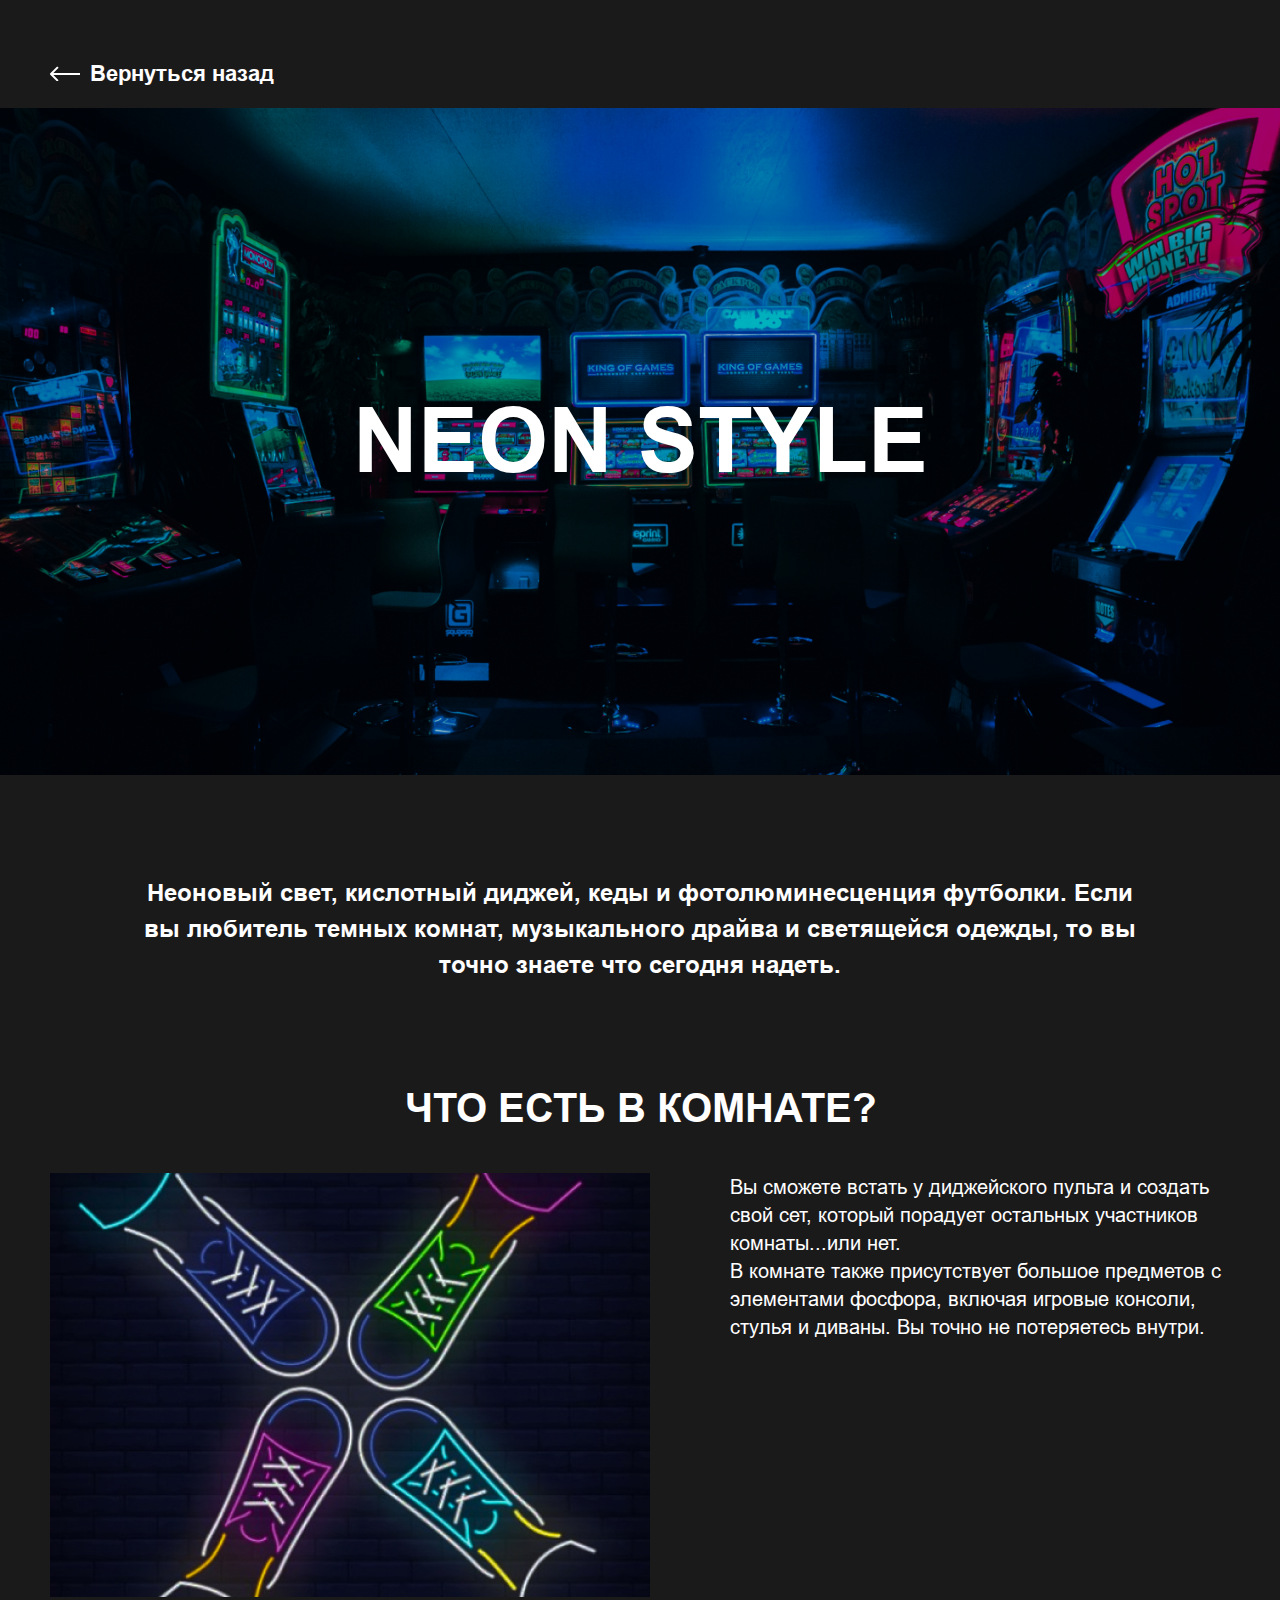
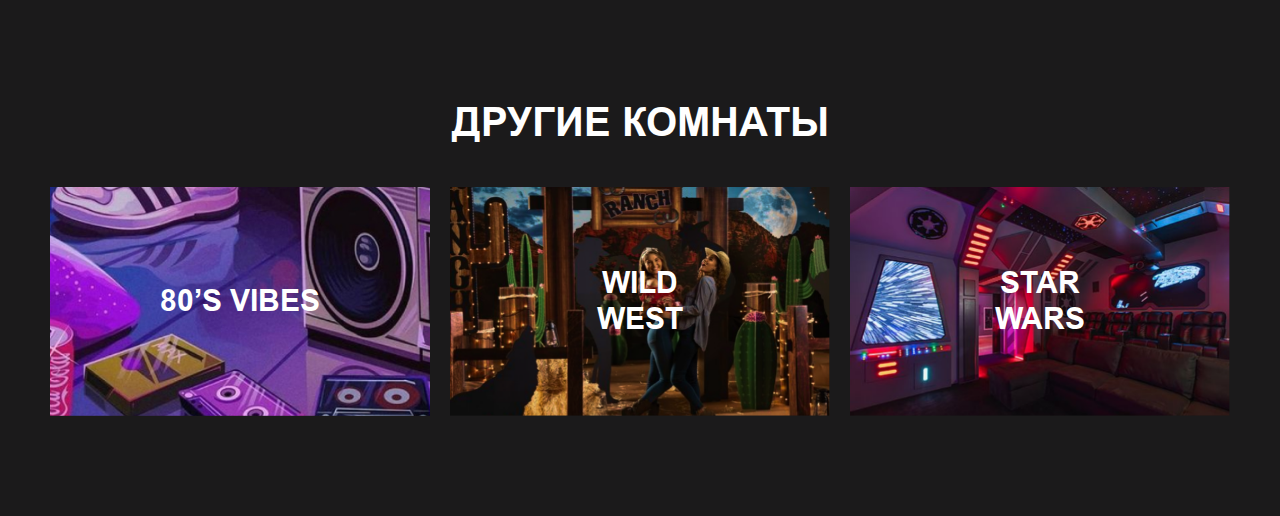
<file: indexns.html>
<!DOCTYPE html>
<html lang="ru">
<head>
  <meta charset="UTF-8">
  <meta http-equiv="X-UA-Compatible" content="IE=edge">
  <meta name="viewport" content="width=device-width, initial-scale=1.0">
  <title>Neon Style</title>

  <link rel="stylesheet" href="css/style.css">
</head>
<body>


  <main>
    <section class="hero-hall">
      <div class="hero-hall__inner container">
        <a class="hero-hall__link" href="/">Вернуться назад</a>
      </div>
      

      <div class="hero-hall__wrapper hero-hall__wrapper--neon-style">
        <div class="container">
            <h1 class="hero-hall__title">neon style</h1>

          <h2 class="visually-hidden">Это атмосфера киберпанк</h2>
      </div>
      </div>
      
    </section> 

    <section class="promo-hall">
      <div class="container">
        <article>
          <h2 class="visually-hidden">Описание комнаты</h2>
          <p class="promo-hall__description">
         Неоновый свет, кислотный диджей, кеды и фотолюминесценция футболки.
        Если вы любитель темных комнат, музыкального драйва и светящейся одежды, 
        то вы точно знаете что сегодня надеть. 
          </p>
        </article>
      </div>
    </section>
  
    <section class="features-hall">
      <div class="container">
        <h2 class="title">Что есть в комнате?</h2>

        <div class="features-hall__wrapper">
          <div class="features-hall__banner features-hall__banner--neon-style"></div>
          <div class="features-hall__description">
            <p>
             Вы сможете встать у диджейского пульта и создать свой сет, который порадует остальных участников комнаты...или нет. 
            </p>
            <p>
             В комнате также присутствует большое предметов с элементами фосфора, включая игровые консоли, стулья и диваны. Вы точно не потеряетесь внутри.
            </p>
          </div>
        </div>
      </div>
    </section>

    <section class="rooms-hall">
      <div class="container">
        <h2 class="title">Другие комнаты</h2>

        <ul class="rooms-hall__list">
          
          <li class="rooms-hall__item">
            <a class="rooms-hall__link rooms-hall__link--80s-vibes" href="#">80’s vibes</a>
          </li>

          <li class="rooms-hall__item">
            <a class="rooms-hall__link rooms-hall__link--wild-west" href="#">wild <br> west</a>
          </li>

          <li class="rooms-hall__item">
            <a class="rooms-hall__link rooms-hall__link--star-wars" href="#">star <br> wars</a>
          </li>
          
        </ul>
      </div>
    </section>
  </main>

 
</body>
</html>
</file>
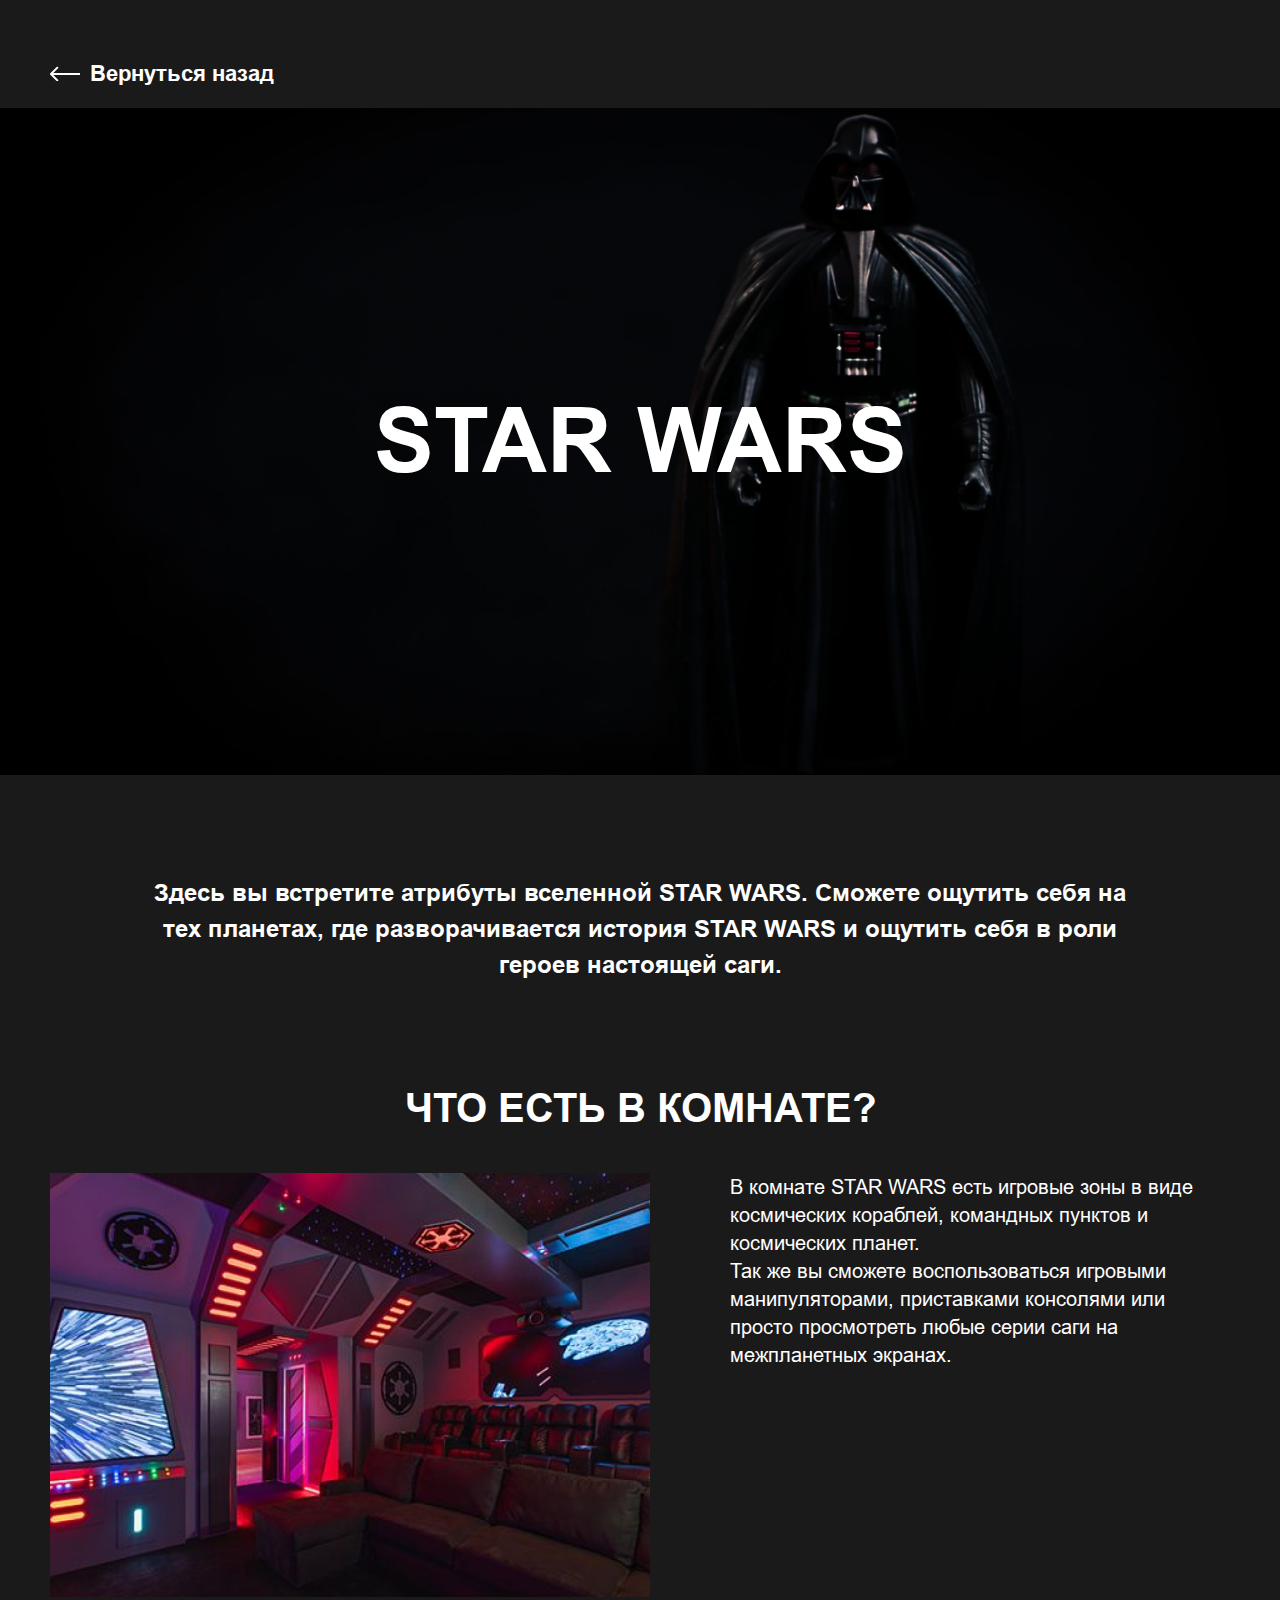
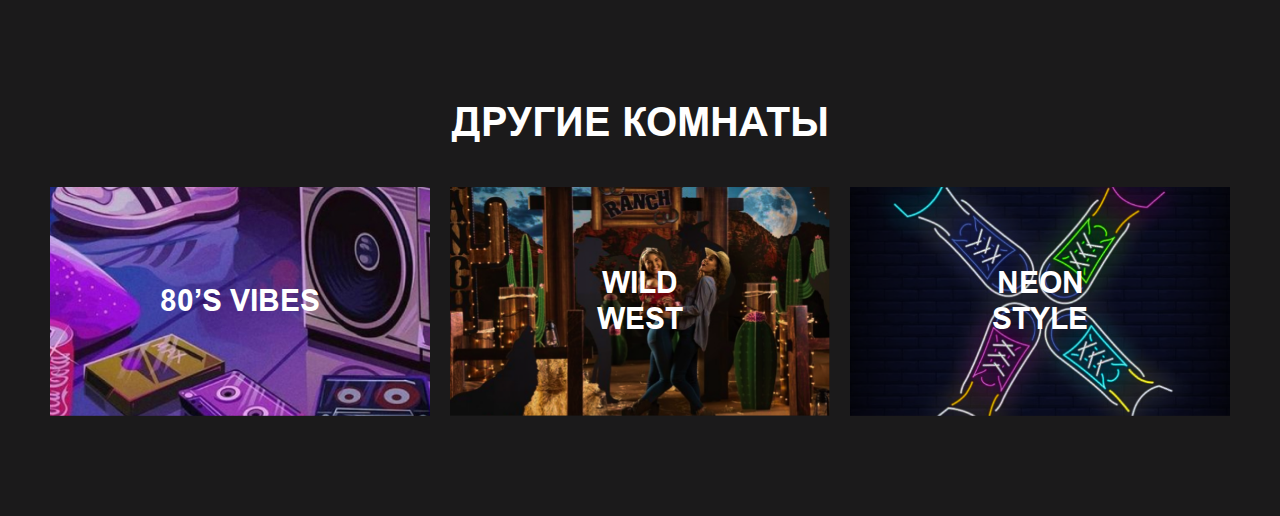
<file: indexsw.html>
<!DOCTYPE html>
<html lang="ru">
<head>
  <meta charset="UTF-8">
  <meta http-equiv="X-UA-Compatible" content="IE=edge">
  <meta name="viewport" content="width=device-width, initial-scale=1.0">
  <title>Star Wars</title>

  <link rel="stylesheet" href="css/style.css">
</head>
<body>


  <main>
    <section class="hero-hall">
      <div class="hero-hall__inner container">
        <a class="hero-hall__link" href="/">Вернуться назад</a>
      </div>
      

      <div class="hero-hall__wrapper hero-hall__wrapper--star-wars">
        <div class="container">
            <h1 class="hero-hall__title">star wars</h1>

          <h2 class="visually-hidden">Это атмосфера звёздные войны</h2>
      </div>
      </div>
      
    </section> 

    <section class="promo-hall">
      <div class="container">
        <article>
          <h2 class="visually-hidden">Описание комнаты</h2>
          <p class="promo-hall__description">
            Здесь вы встретите атрибуты вселенной STAR WARS. 
            Сможете ощутить себя на тех планетах, где разворачивается история STAR WARS и 
            ощутить себя в роли героев наcтоящей саги.  
          </p>
        </article>
      </div>
    </section>
  
    <section class="features-hall">
      <div class="container">
        <h2 class="title">Что есть в комнате?</h2>

        <div class="features-hall__wrapper">
          <div class="features-hall__banner features-hall__banner--star-wars"></div>
          <div class="features-hall__description">
            <p>В комнате STAR WARS есть игровые зоны в виде космических кораблей, командных пунктов и космических планет. 
            </p>
            <p>
              Так же вы сможете воспользоваться игровыми манипуляторами, приставками консолями или просто просмотреть любые серии саги на межпланетных экранах.
            </p>
          </div>
        </div>
      </div>
    </section>

    <section class="rooms-hall">
      <div class="container">
        <h2 class="title">Другие комнаты</h2>

        <ul class="rooms-hall__list">
          <li class="rooms-hall__item">
            <a class="rooms-hall__link rooms-hall__link--80s-vibes" href="#">80’s vibes</a>
          </li>

          <li class="rooms-hall__item">
            <a class="rooms-hall__link rooms-hall__link--wild-west" href="#">wild <br> west</a>
          </li>

          <li class="rooms-hall__item">
            <a class="rooms-hall__link rooms-hall__link--neon-style" href="#">neon <br> style</a>
          </li>
        </ul>
      </div>
    </section>
  </main>

 
</body>
</html>
</file>
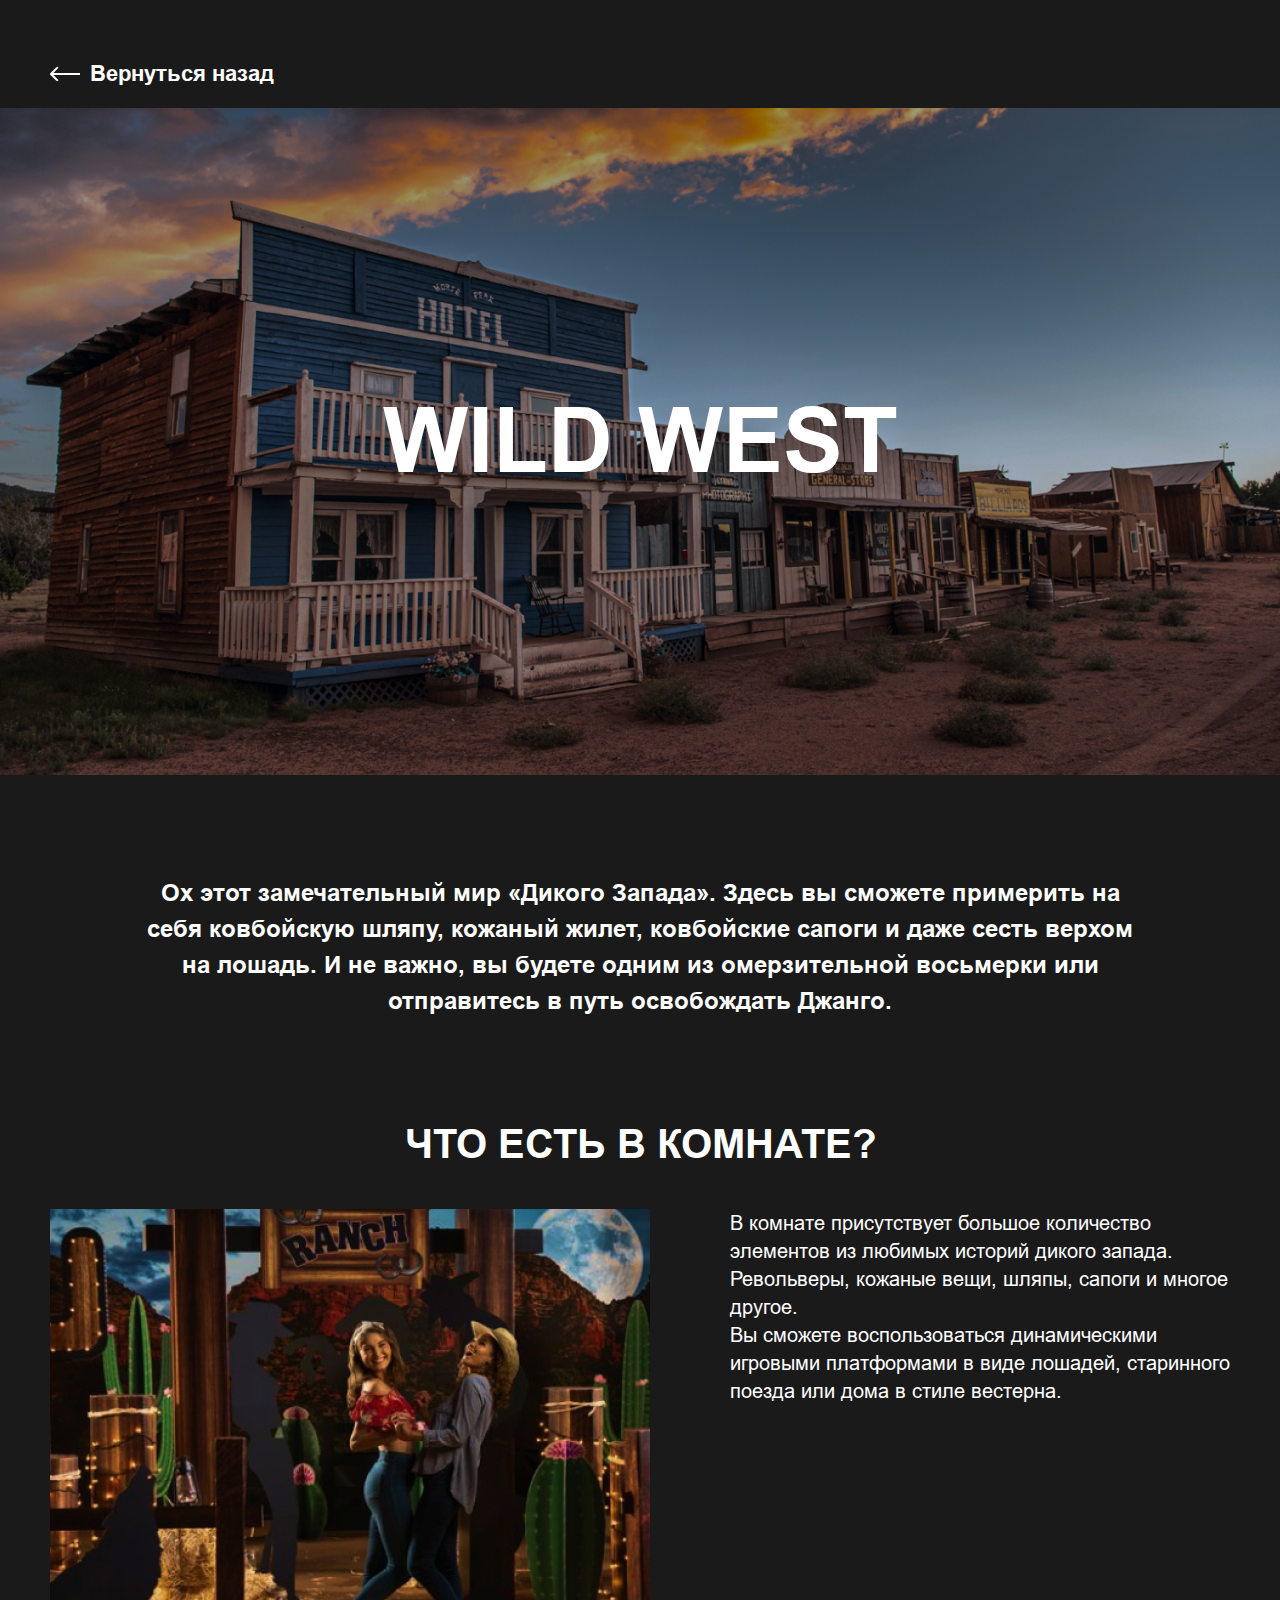
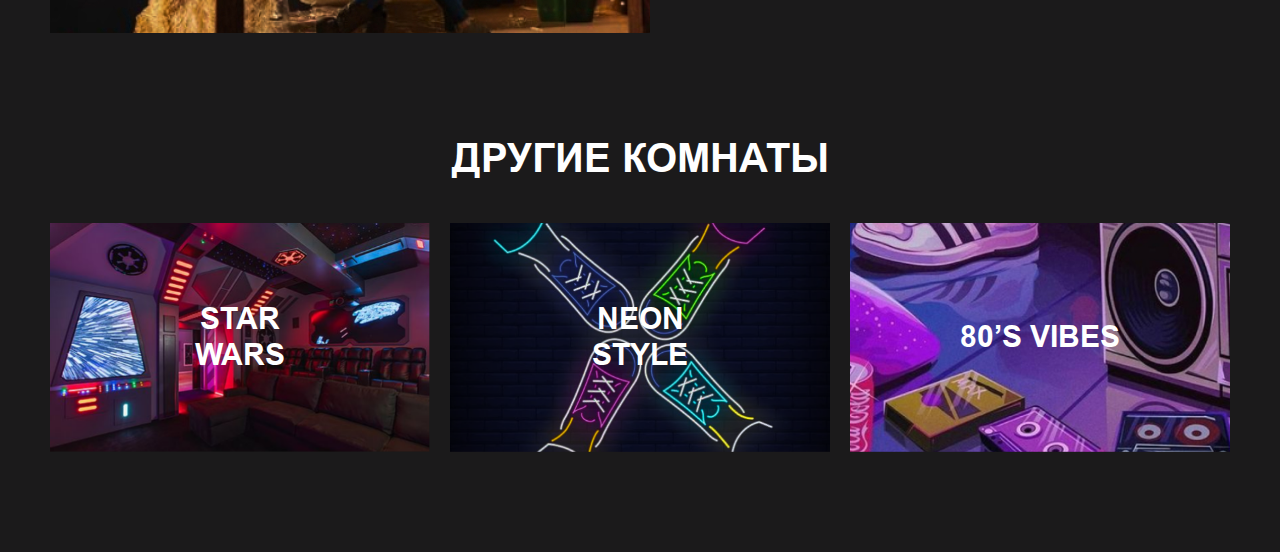
<file: indexww.html>
<!DOCTYPE html>
<html lang="ru">
<head>
  <meta charset="UTF-8">
  <meta http-equiv="X-UA-Compatible" content="IE=edge">
  <meta name="viewport" content="width=device-width, initial-scale=1.0">
  <title>Wild West</title>

  <link rel="stylesheet" href="css/style.css">
</head>
<body>


  <main>
    <section class="hero-hall">
      <div class="hero-hall__inner container">
        <a class="hero-hall__link" href="/">Вернуться назад</a>
      </div>
      

      <div class="hero-hall__wrapper hero-hall__wrapper--wild-west">
        <div class="container">
            <h1 class="hero-hall__title">wild west</h1>

          <h2 class="visually-hidden">Это атмосфера дикого запада</h2>
      </div>
      </div>
      
    </section> 

    <section class="promo-hall">
      <div class="container">
        <article>
          <h2 class="visually-hidden">Описание комнаты</h2>
          <p class="promo-hall__description">
           Ох этот замечательный мир «Дикого Запада». Здесь вы сможете примерить на себя ковбойскую шляпу, кожаный жилет, ковбойские сапоги и даже сесть верхом на лошадь. И не важно, вы будете одним из омерзительной восьмерки или отправитесь в путь освобождать Джанго.
          </p>
        </article>
      </div>
    </section>
  
    <section class="features-hall">
      <div class="container">
        <h2 class="title">Что есть в комнате?</h2>

        <div class="features-hall__wrapper">
          <div class="features-hall__banner features-hall__banner--wild-west"></div>
          <div class="features-hall__description">
            <p>
              В комнате присутствует большое количество элементов из любимых историй дикого запада. Револьверы, кожаные вещи, шляпы, сапоги и многое другое. 
            </p>
            <p>
              Вы сможете воспользоваться динамическими игровыми платформами в виде лошадей, старинного поезда или дома в стиле вестерна. 
            </p>
          </div>
        </div>
      </div>
    </section>

    <section class="rooms-hall">
      <div class="container">
        <h2 class="title">Другие комнаты</h2>

        <ul class="rooms-hall__list">
          

          <li class="rooms-hall__item">
            <a class="rooms-hall__link rooms-hall__link--star-wars" href="#">star <br> wars</a>
          </li>

          <li class="rooms-hall__item">
            <a class="rooms-hall__link rooms-hall__link--neon-style" href="#">neon <br> style</a>
          </li>

          <li class="rooms-hall__item">
            <a class="rooms-hall__link rooms-hall__link--80s-vibes" href="#">80’s vibes</a>
          </li>
        </ul>
      </div>
    </section>
  </main>

 
</body>
</html>
</file>
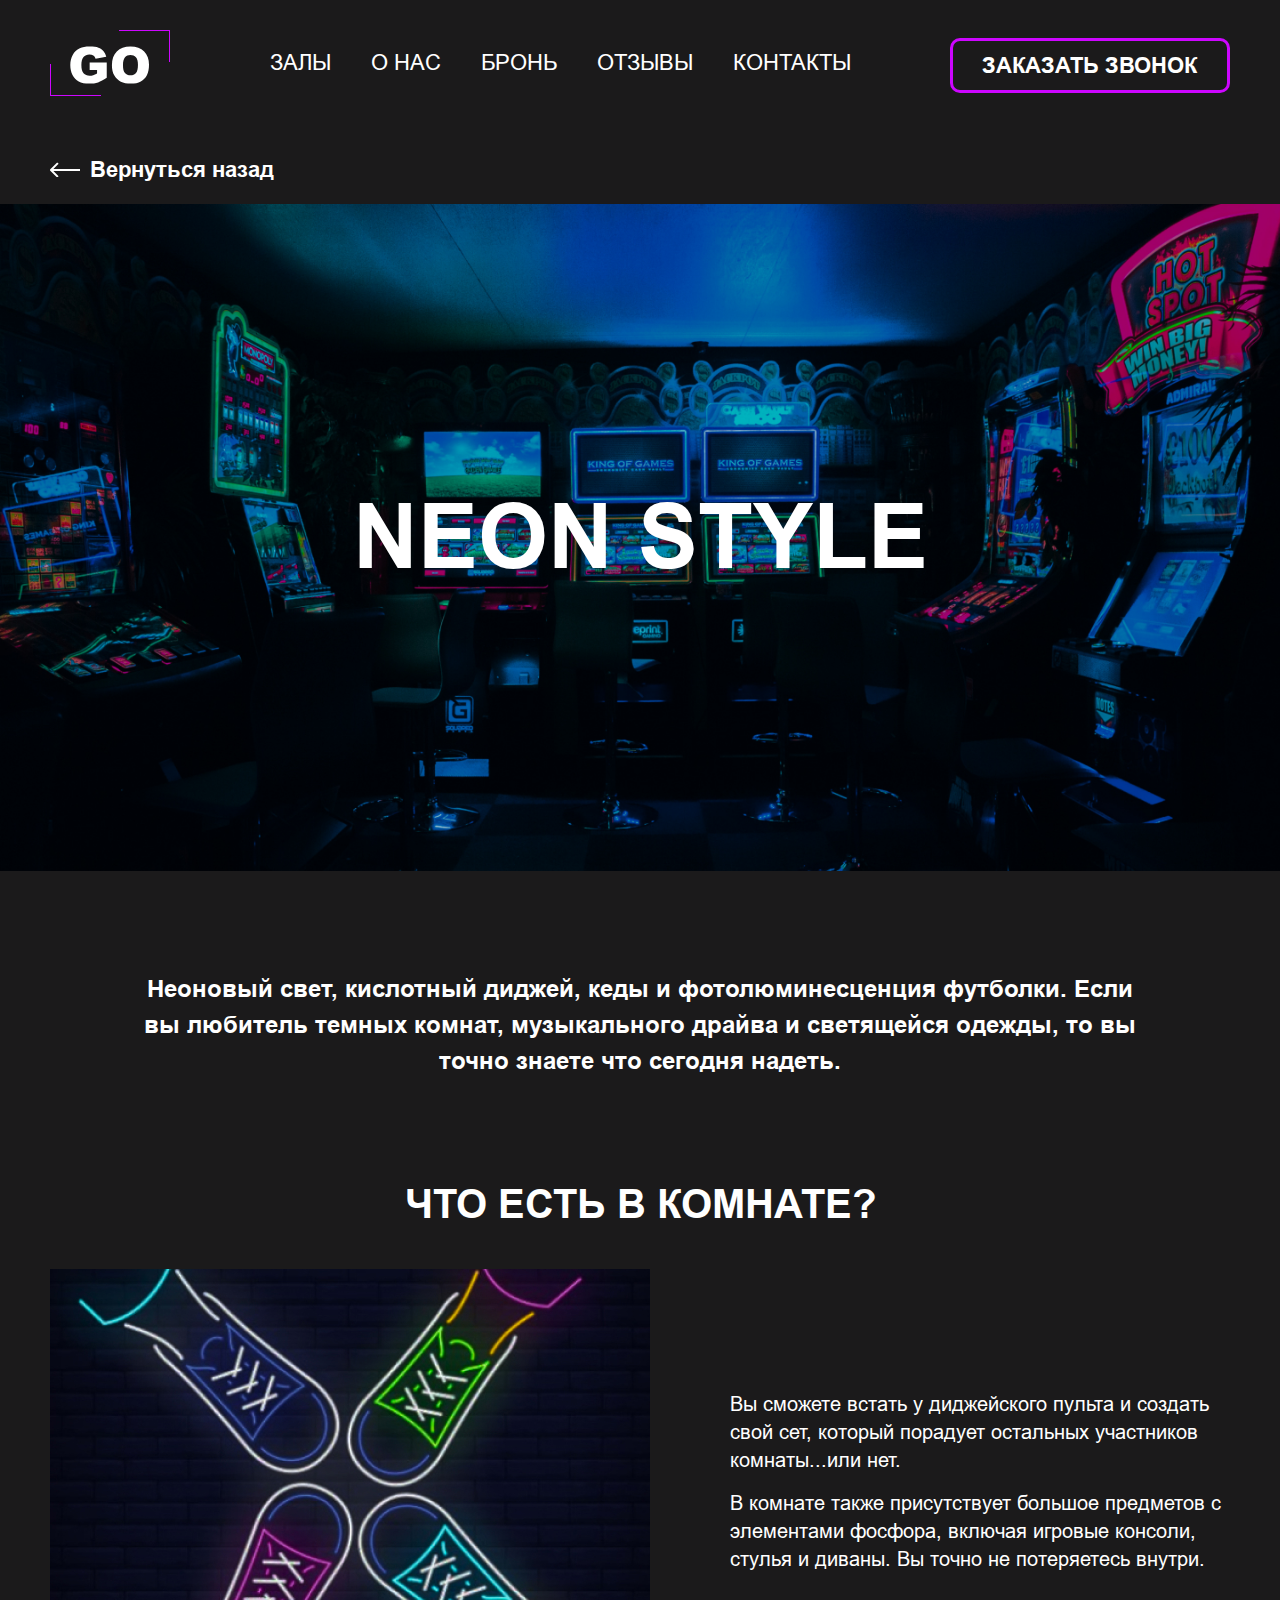
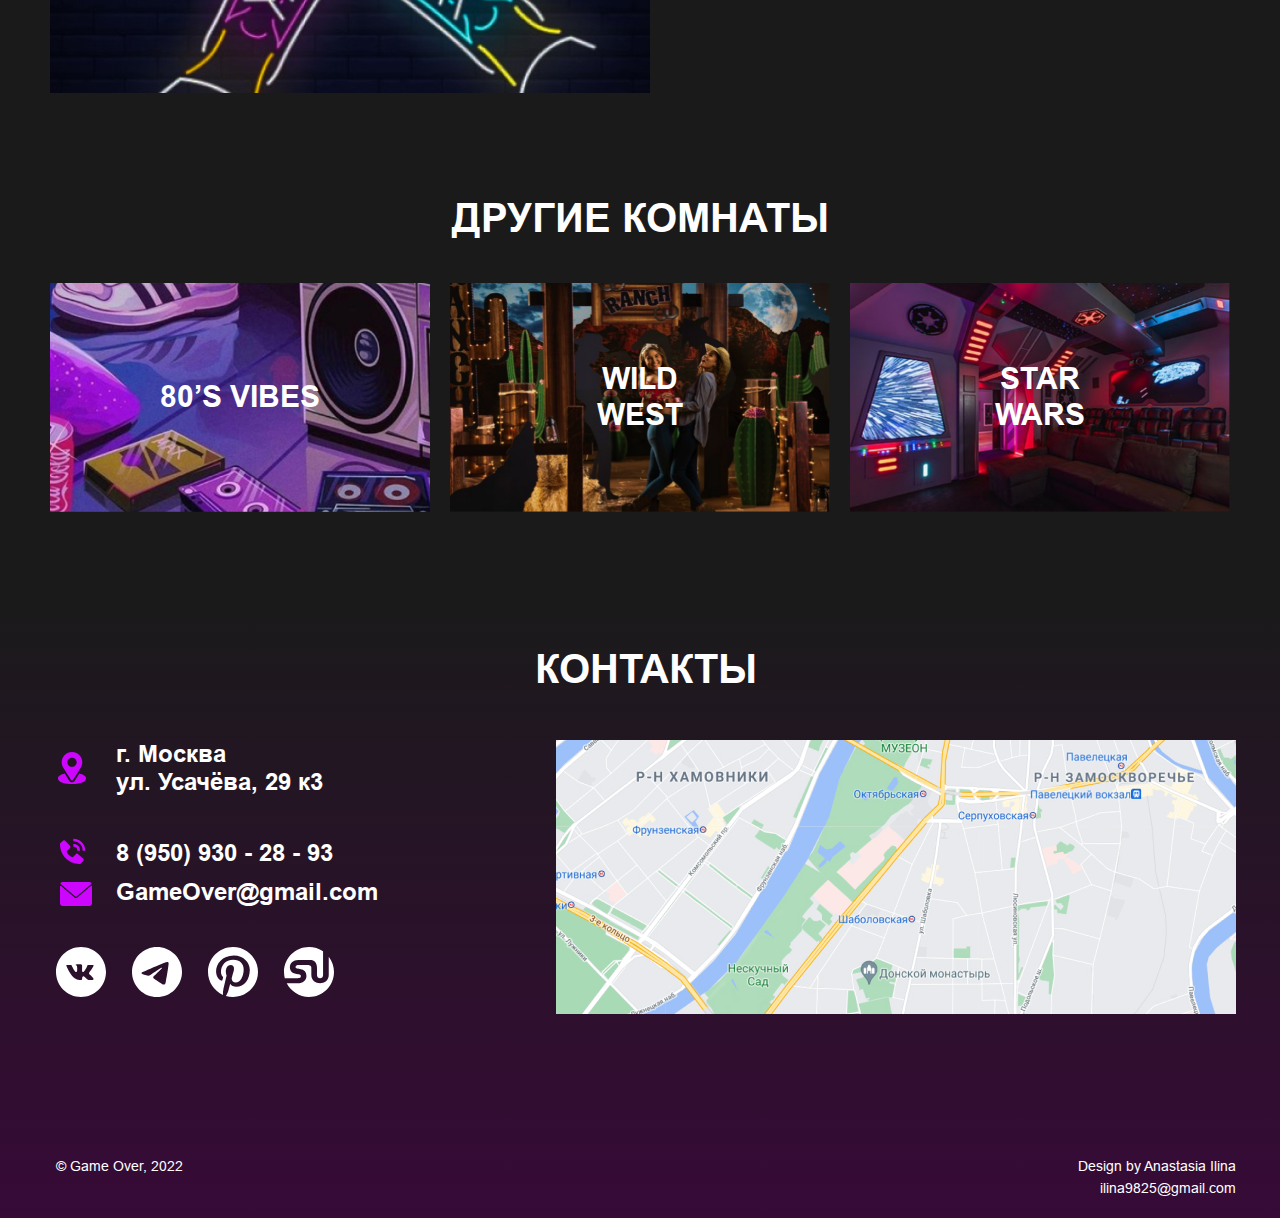
<file: neon_style.html>
<!DOCTYPE html>
<html lang="ru">
<head>
  <meta charset="UTF-8">
  <meta http-equiv="X-UA-Compatible" content="IE=edge">
  <meta name="viewport" content="width=device-width, initial-scale=1.0">
  <title>Neon Style</title>

  <link rel="preload" href="fonts/arial-regular.woff2" as="font" type="font/woff2" crossorigin>
  <link rel="preload" href="fonts/arial-bold.woff2" as="font" type="font/woff2" crossorigin>
  <link rel="preload" href="fonts/arial-black.woff2" as="font" type="font/woff2" crossorigin>

  <link rel="apple-touch-icon" sizes="180x180" href="favicon/apple-touch-icon.png">
  <link rel="icon" type="image/png" sizes="32x32" href="favicon/favicon-32x32.png">
  <link rel="icon" type="image/png" sizes="194x194" href="favicon/favicon-194x194.png">
  <link rel="icon" type="image/png" sizes="192x192" href="favicon/android-chrome-192x192.png">
  <link rel="icon" type="image/png" sizes="16x16" href="favicon/favicon-16x16.png">
  <link rel="manifest" href="favicon/site.webmanifest">
  <link rel="mask-icon" href="favicon/safari-pinned-tab.svg" color="#1ead4e">
  <meta name="apple-mobile-web-app-title" content="GO">
  <meta name="application-name" content="GO">
  <meta name="msapplication-TileColor" content="#46b181">
  <meta name="msapplication-TileImage" content="favicon/mstile-144x144.png">
  <meta name="theme-color" content="#74d5b0">

  <link rel="stylesheet" href="css/style.css">
</head>
<body>

  <header class="header">
    <div class="container">
      <nav class="navigation">
        <a class="navigation__logo" href="/">
          <picture class="navigation__logo-img">
            <source srcset="img/logo-mobile.svg" media="(max-width: 420px)">
            <source srcset="img/logo-tablet.svg" media="(max-width: 768px)">
            <source srcset="img/logo-laptop.svg" media="(max-width: 1024px)">
            <source srcset="img/logo.svg">
            <img src="img/logo.svg" alt="Логотип компании GO">
          </picture>
        </a>
        
        <ul class="navigation__list">
          <li class="navigation__item x">
            <a class="navigation__link" href="../index.html#features">залы</a>
          </li>

          <li class="navigation__item">
            <a class="navigation__link" href="../index.html#about">О нас</a>
          </li>

          <li class="navigation__item">
            <a class="navigation__link" href="../index.html#reservation">Бронь</a>
          </li>

          <li class="navigation__item navigation__item--tranform">
            <a class="navigation__link" href="../index.html#reviews">отзывы</a>
          </li>

          <li class="navigation__item navigation__item--tranform">
            <a class="navigation__link" href="../index.html#contacts">Контакты</a>
          </li>
        </ul> 

        <button class="menu" type="button">
          <svg class="menu__icon" width="54" height="29" viewBox="0 0 54 29"
              fill="currentColor" xmlns="http://www.w3.org/2000/svg">
            <use href="#menu"></use>
          </svg>
        </button>

        <button class="call-order-btn" type="button">Заказать звонок</button>
      </nav>
    </div>
  </header>   

  <main>
    <section class="hero-hall">
      <div class="hero-hall__inner container">
        <a class="hero-hall__link" href="index.html">Вернуться назад</a>
      </div>
      
      <div class="hero-hall__wrapper hero-hall__wrapper--neon-style">
        <div class="container">
          <h1 class="hero-hall__title">neon style</h1>

          <h2 class="visually-hidden">Это атмосфера киберпанк</h2>
        </div>
      </div>
    </section> 

    <section class="promo-hall">
      <div class="container">
        <h2 class="visually-hidden">Описание комнаты</h2>

        <p class="promo-hall__description">
          Неоновый свет, кислотный диджей, кеды и фотолюминесценция футболки.
          Если вы любитель темных комнат, музыкального драйва и светящейся одежды, 
          то вы точно знаете что сегодня надеть. 
        </p>
      </div>
    </section>
  
    <section class="features-hall">
      <div class="container">
        <h2 class="title">Что есть в комнате?</h2>

        <div class="features-hall__wrapper">
          <div class="features-hall__banner features-hall__banner--neon-style">
          </div>

          <div class="features-hall__description">
            <p class="features-hall__text features-hall__text--neon-style">
             Вы сможете встать у диджейского пульта и создать свой сет, который порадует остальных участников комнаты...или нет. 
            </p>

            <p>
             В комнате также присутствует большое предметов с элементами фосфора, включая игровые консоли, стулья и диваны. Вы точно не потеряетесь внутри.
            </p>
          </div>
        </div>
      </div>
    </section>

    <section class="rooms-hall">
      <div class="container">
        <h2 class="title">Другие комнаты</h2>

        <ul class="rooms-hall__list">
          
          <li class="rooms-hall__item">
            <a class="rooms-hall__link rooms-hall__link--80s-vibes" href="80’s_vibes.html">80’s vibes</a>
          </li>

          <li class="rooms-hall__item">
            <a class="rooms-hall__link rooms-hall__link--wild-west" href="wild_west.html">wild <br> west</a>
          </li>

          <li class="rooms-hall__item">
            <a class="rooms-hall__link rooms-hall__link--star-wars" href="star_wars.html">star <br> wars</a>
          </li>
        </ul>
      </div>
    </section>
  </main>

  <footer class="footer footer-all-hall" id="contacts">
    <div class="container">
      <h2 class="title footer__title footer__title-all-hall">Контакты</h2>

      <div class="contacts">
        <div class="contacts__box">
          <div class="contacts__address">
            <svg class="contacts__svg contacts__svg-location" width="32" height="32" viewBox="0 0 32 32">
              <use href="#location"></use>
            </svg>

            <address> 
              <span class="contacts__address-city">г. Москва</span>  
              <span class="contacts__address-street">ул. Усачёва, 29 к3 </span>  
            </address>
          </div>

          <ul class="contacts__list">
            <li>
              <a class="contacts__link contacts__link-phone" href="tel:89509302893">
                <svg class="contacts__svg contacts__icon contacts__interactive" width="32" height="32" viewBox="0 0 32 32">
                  <use href="#icon_phone"></use>
                </svg>

                <p class="contacts__interactive contacts__text-phone">8 (950) <span class="contacts__number">930 - 28 - 93</span></p>
              </a>
            </li>

            <li>
              <a class="contacts__link contacts__link-e-mail" href="mailto:GameOver@gmail.com?subject=ПомощьссайтаGameOver@gmail.com&body=ПриветствуемВас">
                <svg class="contacts__svg contacts__icon contacts__interactive contacts__e-mail" width="32" height="32" viewBox="0 0 32 32">
                  <use href="#icon_e-mail"></use>
                </svg>

                <p class="contacts__interactive contacts__text-e-mail">GameOver@gmail.com</p>
              </a>
            </li>
          </ul>

          <ul class="social social-all-hall">
            <li>
              <a class="social__link social__link-all-hall" href="https://vk.com/" target="_blank">
                <svg class="social__icon" width="50" height="50" viewBox="0 0 50 50">
                  <use href="#vk"></use>
                </svg>
              </a>
            </li>

            <li>
              <a class="social__link social__link-all-hall" href="https://desktop.telegram.org/" target="_blank">
                <svg class="social__icon" width="50" height="50" viewBox="0 0 50 50">
                  <use href="#telegram"></use>
                </svg>
              </a>
            </li>

            <li>
              <a class="social__link social__link-all-hall" href="#" target="_blank">
                <svg class="social__icon" width="50" height="50" viewBox="0 0 50 50">
                  <use href="#pinterest"></use>
                </svg>
              </a>
            </li>

            <li>
              <a class="social__link social__link-all-hall" href="#" target="_blank">
                <svg class="social__icon" width="50" height="50" viewBox="0 0 50 50">
                  <use href="#stumbleupon"></use>
                </svg>
              </a>
            </li>
          </ul>
        </div>

        <picture class="footer__wrapper-map">
          <source srcset="img/map-mobile.jpg, img/map-retina.jpg 2x" media="(max-width: 420px)">
          <source srcset="img/map-small.jpg" media="(max-width: 768px)">
          <source srcset="img/map-medium.jpg" media="(max-width: 1200px)">
          <source srcset="img/map.jpg">
          <img class="footer__map" src="img/map.jpg" alt="Навигационная карта карта с координатами компании">
        </picture> 
      </div>

      <div class="footer__inner">
        <p class="footer__copyright">© Game Over, 2022</p>

        <a class="footer__design" href="mailto:ilina9825@gmail.com">
          <p class="footer__designer">Design by Anastasia Ilina</p>

          <p class="footer__designer-e-mail">ilina9825@gmail.com</p>
        </a>
      </div>
    </div>
  </footer>
  
  <svg style="display: none;">
    <symbol id="menu">
      <rect width="54" height="5" rx="2"/>
      <rect y="12" width="54" height="5" rx="2"/>
      <rect y="24" width="31" height="5" rx="2"/>
    </symbol>

    <symbol id="location" fill="none" xmlns="http://www.w3.org/2000/svg">
      <path d="M16 0C10.3772 0 5.6875 4.52938 5.6875 10.3125C5.6875 12.5126 6.34862 14.4745 7.61744 16.3129L15.2108 28.1616C15.5792 28.7376 16.4216 28.7365 16.7892 28.1616L24.4155 16.2726C25.657 14.5175 26.3125 12.4567 26.3125 10.3125C26.3125 4.62619 21.6863 0 16 0ZM16 15C13.4154 15 11.3125 12.8971 11.3125 10.3125C11.3125 7.72794 13.4154 5.625 16 5.625C18.5846 5.625 20.6875 7.72794 20.6875 10.3125C20.6875 12.8971 18.5846 15 16 15Z" fill="#CD06FF"/>
      <path d="M23.329 21.5435L18.6083 28.9239C17.3864 30.829 14.6068 30.8228 13.3907 28.9257L8.66238 21.5454C4.50213 22.5073 1.9375 24.2693 1.9375 26.375C1.9375 30.0289 9.183 32 16 32C22.817 32 30.0625 30.0289 30.0625 26.375C30.0625 24.2678 27.4943 22.5048 23.329 21.5435Z" fill="#CD06FF"/>
    </symbol>

    <symbol id="icon_phone" fill="currentColor" xmlns="http://www.w3.org/2000/svg">
      <path d="M26.6667 14.6654H29.3333C29.3333 7.82541 24.1693 2.66675 17.32 2.66675V5.33341C22.736 5.33341 26.6667 9.25741 26.6667 14.6654Z"/>
      <path d="M17.3333 10.6667C20.1373 10.6667 21.3333 11.8627 21.3333 14.6667H24C24 10.3667 21.6333 7.99999 17.3333 7.99999V10.6667ZM21.896 17.924C21.6398 17.6911 21.3031 17.5669 20.9571 17.5776C20.611 17.5883 20.2827 17.7331 20.0413 17.9813L16.8507 21.2627C16.0827 21.116 14.5387 20.6347 12.9493 19.0493C11.36 17.4587 10.8787 15.9107 10.736 15.148L14.0147 11.956C14.2632 11.7148 14.4082 11.3864 14.4189 11.0403C14.4296 10.6941 14.3052 10.3574 14.072 10.1013L9.14534 4.68399C8.91207 4.42714 8.58785 4.27133 8.24155 4.24967C7.89525 4.22801 7.55414 4.3422 7.29068 4.56799L4.39734 7.04933C4.16682 7.28068 4.02924 7.58859 4.01068 7.91466C3.99068 8.24799 3.60934 16.144 9.73201 22.2693C15.0733 27.6093 21.764 28 23.6067 28C23.876 28 24.0413 27.992 24.0853 27.9893C24.4114 27.9711 24.7191 27.8329 24.9493 27.6013L27.4293 24.7067C27.6553 24.4434 27.7697 24.1024 27.7483 23.7561C27.7269 23.4098 27.5713 23.0855 27.3147 22.852L21.896 17.924Z"/>
    </symbol>
      
    <symbol id="icon_e-mail" fill="currentColor" xmlns="http://www.w3.org/2000/svg">
      <path d="M0.667993 5.94725C5.05987 9.66669 12.7662 16.2103 15.0312 18.2506C15.3353 18.526 15.6614 18.666 16 18.666C16.3379 18.666 16.6634 18.5273 16.9668 18.2533C19.2337 16.2109 26.9401 9.66669 31.332 5.94725C31.6055 5.71612 31.6472 5.30987 31.4258 5.02731C30.914 4.37437 30.151 4 29.3333 4H2.66668C1.84899 4 1.08593 4.37438 0.574244 5.02738C0.352869 5.30988 0.394556 5.71612 0.667993 5.94725Z"/>
      <path d="M31.6133 7.96303C31.377 7.85303 31.099 7.89141 30.9024 8.05941C26.0319 12.1883 19.8158 17.4807 17.86 19.243C16.7623 20.2338 15.2389 20.2338 14.1386 19.2417C12.054 17.3634 5.0735 11.4292 1.09763 8.05934C0.899688 7.89134 0.621063 7.85428 0.386687 7.96297C0.151062 8.07241 0 8.30809 0 8.56784V25.3335C0 26.8042 1.19594 28.0002 2.66669 28.0002H29.3334C30.8041 28.0002 32 26.8042 32 25.3335V8.56784C32 8.30809 31.8489 8.07178 31.6133 7.96303Z"/>
    </symbol>

    <symbol id="vk" fill="currentColor" xmlns="http://www.w3.org/2000/svg">
      <path d="M25 0C11.1927 0 0 11.1927 0 25C0 38.8073 11.1927 50 25 50C38.8073 50 50 38.8073 50 25C50 11.1927 38.8073 0 25 0ZM34.6146 28.2057C34.6146 28.2057 36.8255 30.388 37.3698 31.401C37.3854 31.4219 37.3932 31.4427 37.3984 31.4531C37.6198 31.8255 37.6719 32.1146 37.5625 32.3307C37.3802 32.6901 36.7552 32.8672 36.5417 32.8828H32.6354C32.3646 32.8828 31.7969 32.8125 31.1094 32.3385C30.5807 31.9687 30.0599 31.362 29.5521 30.7708C28.7943 29.8906 28.138 29.1302 27.4766 29.1302C27.3926 29.1301 27.309 29.1432 27.2292 29.1693C26.7292 29.3307 26.0885 30.0443 26.0885 31.9453C26.0885 32.5391 25.6198 32.8802 25.2891 32.8802H23.5C22.8906 32.8802 19.7161 32.6667 16.9036 29.7005C13.4609 26.0677 10.362 18.7812 10.3359 18.7135C10.1406 18.2422 10.5443 17.9896 10.9844 17.9896H14.9297C15.4557 17.9896 15.6276 18.3099 15.7474 18.5937C15.888 18.9245 16.4036 20.2396 17.25 21.7187C18.6224 24.1302 19.4635 25.1094 20.138 25.1094C20.2645 25.1079 20.3887 25.0757 20.5 25.0156C21.3802 24.526 21.2161 21.388 21.1771 20.737C21.1771 20.6146 21.1745 19.3333 20.724 18.7187C20.401 18.2734 19.8516 18.1042 19.5182 18.0417C19.6531 17.8555 19.8309 17.7045 20.0365 17.6016C20.6406 17.2995 21.7292 17.2552 22.8099 17.2552H23.4115C24.5833 17.2708 24.8854 17.3464 25.3099 17.4531C26.1693 17.6589 26.1875 18.2135 26.112 20.112C26.0885 20.651 26.0651 21.2604 26.0651 21.9792C26.0651 22.1354 26.0573 22.3021 26.0573 22.4792C26.0312 23.4453 26 24.5417 26.6823 24.9922C26.7713 25.048 26.8741 25.0778 26.9792 25.0781C27.2161 25.0781 27.9297 25.0781 29.862 21.763C30.4579 20.696 30.9758 19.5872 31.4115 18.4453C31.4505 18.3776 31.5651 18.1693 31.7005 18.0885C31.8005 18.0376 31.9113 18.0117 32.0234 18.013H36.6615C37.1667 18.013 37.513 18.0885 37.5781 18.2839C37.6927 18.5937 37.5573 19.5391 35.4401 22.4062L34.4948 23.6536C32.5755 26.1693 32.5755 26.2969 34.6146 28.2057V28.2057Z" fill="white"/>
    </symbol>
      
    <symbol id="telegram" fill="currentColor"   xmlns="http://www.w3.org/2000/svg">
      <path d="M50 25C50 31.6304 47.3661 37.9893 42.6777 42.6777C37.9893 47.3661 31.6304 50 25 50C18.3696 50 12.0107 47.3661 7.32233 42.6777C2.63392 37.9893 0 31.6304 0 25C0 18.3696 2.63392 12.0107 7.32233 7.32233C12.0107 2.63392 18.3696 0 25 0C31.6304 0 37.9893 2.63392 42.6777 7.32233C47.3661 12.0107 50 18.3696 50 25V25ZM25.8969 18.4563C23.4656 19.4688 18.6031 21.5625 11.3156 24.7375C10.1344 25.2062 9.5125 25.6687 9.45625 26.1187C9.3625 26.8781 10.3156 27.1781 11.6125 27.5875L12.1594 27.7594C13.4344 28.175 15.1531 28.6594 16.0437 28.6781C16.8562 28.6969 17.7594 28.3656 18.7562 27.6781C25.5656 23.0813 29.0813 20.7594 29.3 20.7094C29.4563 20.6719 29.675 20.6281 29.8187 20.7594C29.9656 20.8875 29.95 21.1344 29.9344 21.2C29.8406 21.6031 26.1 25.0781 24.1656 26.8781C23.5625 27.4406 23.1344 27.8375 23.0469 27.9281C22.8542 28.125 22.6583 28.3188 22.4594 28.5094C21.2719 29.6531 20.3844 30.5094 22.5063 31.9094C23.5281 32.5844 24.3469 33.1375 25.1625 33.6937C26.05 34.3 26.9375 34.9031 28.0875 35.6594C28.3781 35.8469 28.6594 36.05 28.9313 36.2437C29.9656 36.9812 30.9 37.6438 32.0469 37.5375C32.7156 37.475 33.4063 36.85 33.7563 34.975C34.5844 30.5469 36.2125 20.9562 36.5875 17.0031C36.6104 16.6745 36.5968 16.3444 36.5469 16.0187C36.5175 15.756 36.3903 15.5139 36.1906 15.3406C35.9063 15.1443 35.5673 15.0427 35.2219 15.05C34.2844 15.0656 32.8375 15.5688 25.8969 18.4563V18.4563Z" fill="white"/>
    </symbol>
      
    <symbol id="pinterest" fill="currentColor" xmlns="http://www.w3.org/2000/svg">
      <path d="M25.0005 0C11.1947 0 -0.000152588 11.1936 -0.000152588 25.0006C-0.000152588 35.2378 6.15562 44.0314 14.9646 47.8981C14.8941 46.1526 14.9511 44.0558 15.3998 42.159C15.8806 40.1282 18.6165 28.5359 18.6165 28.5359C18.6165 28.5359 17.8178 26.9397 17.8178 24.5808C17.8178 20.8763 19.9652 18.1077 22.6383 18.1077C24.912 18.1077 26.0107 19.8154 26.0107 21.8609C26.0107 24.1468 24.5537 27.5635 23.8037 30.7327C23.1768 33.3859 25.1338 35.5481 27.7498 35.5481C32.4864 35.5481 35.6761 29.4647 35.6761 22.2558C35.6761 16.7782 31.9864 12.6769 25.2742 12.6769C17.6902 12.6769 12.9659 18.3321 12.9659 24.6487C12.9659 26.8282 13.6082 28.3635 14.6146 29.5513C15.0768 30.0981 15.1409 30.318 14.9736 30.9462C14.8537 31.4058 14.5781 32.5128 14.4646 32.9519C14.2986 33.5853 13.7857 33.8109 13.2127 33.5776C9.71972 32.1513 8.0928 28.3263 8.0928 24.0263C8.0928 16.9237 14.0819 8.40898 25.9601 8.40898C35.5056 8.40898 41.7877 15.316 41.7877 22.732C41.7877 32.5378 36.3351 39.8647 28.2979 39.8647C25.5998 39.8647 23.0607 38.4051 22.1909 36.7487C22.1909 36.7487 20.7396 42.5077 20.4325 43.6218C19.9024 45.5494 18.8646 47.4763 17.9159 48.9769C20.2162 49.6571 22.6024 50.0025 25.0011 50.0026C38.8063 50.0013 49.9998 38.8071 49.9998 25.0006C49.9998 11.1936 38.8063 0 25.0005 0Z"/>
    </symbol>

    <symbol id="stumbleupon" fill="currentColor" xmlns="http://www.w3.org/2000/svg">
      <path fill-rule="evenodd" clip-rule="evenodd" d="M44.7441 9.66919C48.1583 14.0494 50.0085 19.4463 49.9999 24.9999C49.9999 38.8051 38.805 49.9999 25.0006 49.9999C15.2871 49.9999 6.86597 44.4576 2.72751 36.3647H13.6237C18.816 36.3647 22.4429 33.566 22.4429 29.0923C22.4429 19.6108 11.5051 23.4737 11.5051 20.1089C11.5051 18.4878 12.8057 17.898 15.1858 17.898H22.7692C24.8711 17.898 27.3435 18.275 27.3435 20.5685V28.1243C27.3435 33.5955 31.6159 36.364 36.0441 36.364C40.548 36.364 44.7435 33.5955 44.7435 28.1243V9.66919H44.7441Z" />
      <path fill-rule="evenodd" clip-rule="evenodd" d="M25.0005 2.43241e-05C30.0173 -0.00698868 34.919 1.50262 39.0626 4.33079V28.3013C39.0626 29.9628 37.7037 31.3224 36.0447 31.3224C34.3838 31.3224 33.0261 29.9628 33.0261 28.3013V21.1186C33.0261 15.3846 30.1242 12.9994 26.3447 12.9994H14.0441C9.59088 12.9994 5.89665 15.834 5.89665 20.3289C5.89665 22.6289 6.8819 25.9994 11.5415 26.8353C15.337 27.5186 16.8351 27.3199 16.8351 29.3506C16.8351 31.3224 14.6261 31.3224 11.7101 31.3224H0.808189C0.269676 29.2582 -0.0019826 27.1334 -0.000143311 25C-0.000143311 11.1981 11.196 2.43241e-05 25.0005 2.43241e-05Z"/>
    </symbol>
  </svg>  
</body>
</html>
</file>
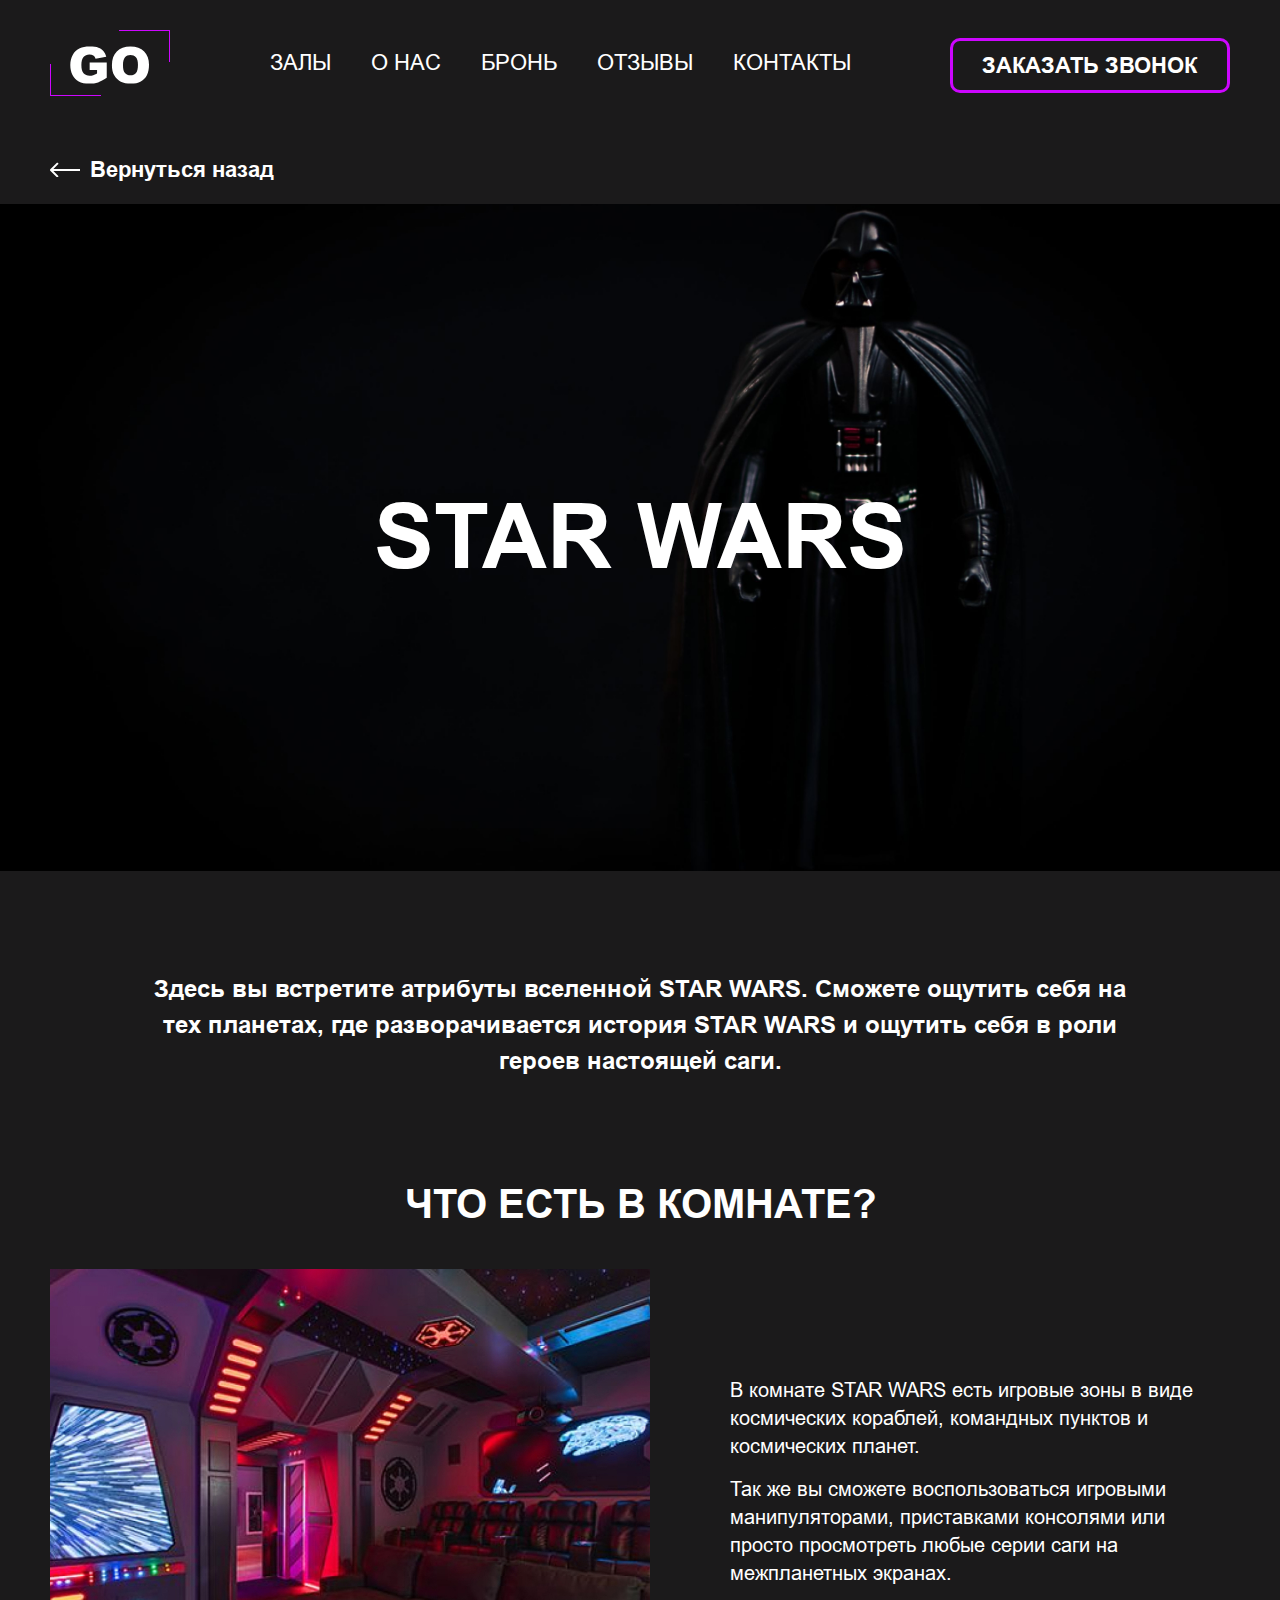
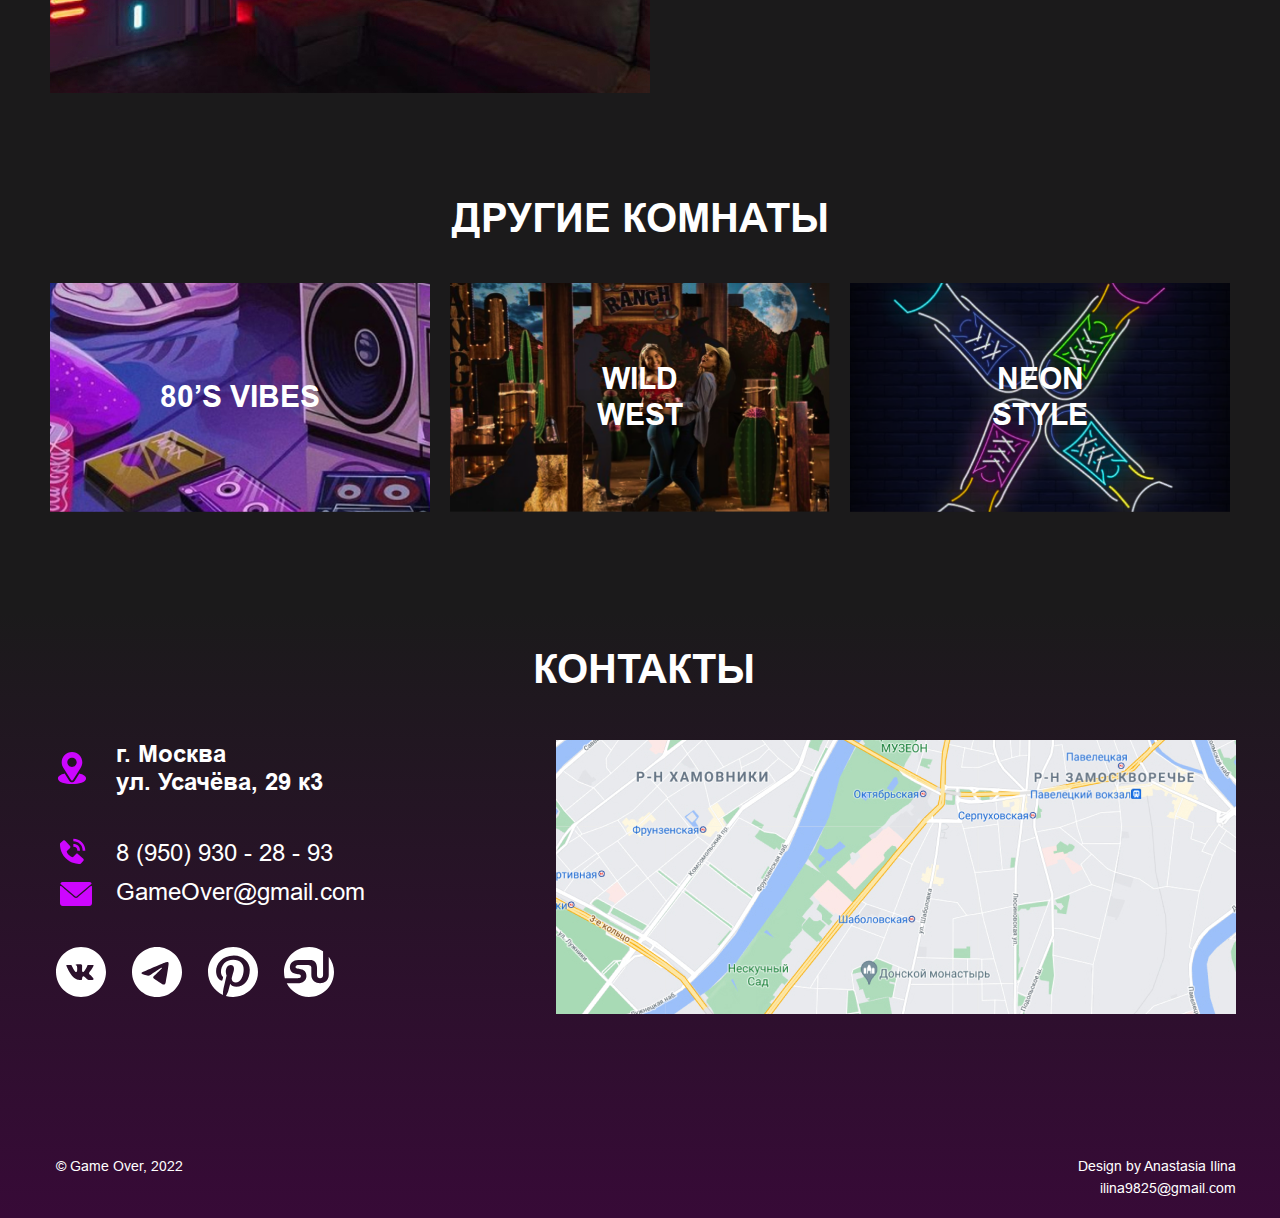
<file: star_wars.html>
<!DOCTYPE html>
<html lang="ru">
<head>
  <meta charset="UTF-8">
  <meta http-equiv="X-UA-Compatible" content="IE=edge">
  <meta name="viewport" content="width=device-width, initial-scale=1.0">
  <title>Star Wars</title>

  <link rel="preload" href="fonts/arial-regular.woff2" as="font" type="font/woff2" crossorigin>
  <link rel="preload" href="fonts/arial-bold.woff2" as="font" type="font/woff2" crossorigin>
  <link rel="preload" href="fonts/arial-black.woff2" as="font" type="font/woff2" crossorigin>

  <link rel="apple-touch-icon" sizes="180x180" href="favicon/apple-touch-icon.png">
  <link rel="icon" type="image/png" sizes="32x32" href="favicon/favicon-32x32.png">
  <link rel="icon" type="image/png" sizes="194x194" href="favicon/favicon-194x194.png">
  <link rel="icon" type="image/png" sizes="192x192" href="favicon/android-chrome-192x192.png">
  <link rel="icon" type="image/png" sizes="16x16" href="favicon/favicon-16x16.png">
  <link rel="manifest" href="favicon/site.webmanifest">
  <link rel="mask-icon" href="favicon/safari-pinned-tab.svg" color="#1ead4e">
  <meta name="apple-mobile-web-app-title" content="GO">
  <meta name="application-name" content="GO">
  <meta name="msapplication-TileColor" content="#46b181">
  <meta name="msapplication-TileImage" content="favicon/mstile-144x144.png">
  <meta name="theme-color" content="#74d5b0">

  <link rel="stylesheet" href="css/style.css">
</head>
<body>
  <header class="header">
    <div class="container">
      <nav class="navigation">
        <a class="navigation__logo" href="/">
          <picture class="navigation__logo-img">
            <source srcset="img/logo-mobile.svg" media="(max-width: 420px)">
            <source srcset="img/logo-tablet.svg" media="(max-width: 768px)">
            <source srcset="img/logo-laptop.svg" media="(max-width: 1024px)">
            <source srcset="img/logo.svg">
            <img src="img/logo.svg" alt="Логотип компании GO">
          </picture>
        </a>
        
        <ul class="navigation__list">
          <li class="navigation__item x">
            <a class="navigation__link" href="../index.html#features">залы</a>
          </li>

          <li class="navigation__item">
            <a class="navigation__link" href="../index.html#about">О нас</a>
          </li>

          <li class="navigation__item">
            <a class="navigation__link" href="../index.html#reservation">Бронь</a>
          </li>

          <li class="navigation__item navigation__item--tranform">
            <a class="navigation__link" href="../index.html#reviews">отзывы</a>
          </li>

          <li class="navigation__item navigation__item--tranform">
            <a class="navigation__link" href="../index.html#contacts">Контакты</a>
          </li>
        </ul> 

        <button class="menu" type="button">
          <svg class="menu__icon" width="54" height="29" viewBox="0 0 54 29"
              fill="currentColor" xmlns="http://www.w3.org/2000/svg">
            <use href="#menu"></use>
          </svg>
        </button>

        <button class="call-order-btn" type="button">Заказать звонок</button>
      </nav>
    </div>
  </header>    

  <main>
    <section class="hero-hall">
      <div class="hero-hall__inner container">
        <a class="hero-hall__link" href="index.html">Вернуться назад</a>
      </div>
      
      <div class="hero-hall__wrapper hero-hall__wrapper--star-wars">
        <div class="container">
          <h1 class="hero-hall__title">star wars</h1>

          <h2 class="visually-hidden">Это атмосфера звёздные войны</h2>
        </div>
      </div>
    </section> 

    <section class="promo-hall">
      <div class="container">
        <h2 class="visually-hidden">Описание комнаты</h2>

        <p class="promo-hall__description">
          Здесь вы встретите атрибуты вселенной STAR WARS. 
          Сможете ощутить себя на тех планетах, где разворачивается история STAR WARS и 
          ощутить себя в роли героев наcтоящей саги.  
        </p>
      </div>
    </section>
  
    <section class="features-hall">
      <div class="container">
        <h2 class="title">Что есть в комнате?</h2>

        <div class="features-hall__wrapper">
          <div class="features-hall__banner features-hall__banner--star-wars">
          </div>

          <div class="features-hall__description">
            <p class="features-hall__text features-hall__text--star-wars">В комнате STAR WARS есть игровые зоны в виде космических кораблей, командных пунктов и космических планет. 
            </p>

            <p>
              Так же вы сможете воспользоваться игровыми манипуляторами, приставками консолями или просто просмотреть любые серии саги на межпланетных экранах.
            </p>
          </div>
        </div>
      </div>
    </section>

    <section class="rooms-hall">
      <div class="container">
        <h2 class="title">Другие комнаты</h2>

        <ul class="rooms-hall__list">
          <li class="rooms-hall__item">
            <a class="rooms-hall__link rooms-hall__link--80s-vibes" href="80’s_vibes.html">80’s vibes</a>
          </li>

          <li class="rooms-hall__item">
            <a class="rooms-hall__link rooms-hall__link--wild-west" href="wild_west.html">wild <br> west</a>
          </li>

          <li class="rooms-hall__item">
            <a class="rooms-hall__link rooms-hall__link--neon-style" href="neon_style.html">neon <br> style</a>
          </li>
        </ul>
      </div>
    </section>
  </main>

  <footer class="footer footer-all-hall" id="contacts">
    <div class="container">
      <h2 class="title footer__title footer__title-all-hall footer__title--star-wars">Контакты</h2>

      <div class="contacts">
        <div class="contacts__box">
          <div class="contacts__address">
            <svg class="contacts__svg contacts__svg-location" width="32" height="32" viewBox="0 0 32 32">
              <use href="#location"></use>
            </svg>

            <address> 
              <span class="contacts__address-city">г. Москва</span>  
              <span class="contacts__address-street">ул. Усачёва, 29 к3 </span>  
            </address>
          </div>

          <ul class="contacts__list contacts__list--font-weight">
            <li>
              <a class="contacts__link contacts__link-phone" href="tel:89509302893">
                <svg class="contacts__svg contacts__icon contacts__interactive" width="32" height="32" viewBox="0 0 32 32">
                  <use href="#icon_phone"></use>
                </svg>

                <p class="contacts__interactive contacts__text-phone">8 (950) <span class="contacts__number">930 - 28 - 93</span></p>
              </a>
            </li>

            <li>
              <a class="contacts__link contacts__link-e-mail" href="mailto:GameOver@gmail.com?subject=ПомощьссайтаGameOver@gmail.com&body=ПриветствуемВас">
                <svg class="contacts__svg contacts__icon contacts__interactive contacts__e-mail" width="32" height="32" viewBox="0 0 32 32">
                  <use href="#icon_e-mail"></use>
                </svg>

                <p class="contacts__interactive contacts__text-e-mail">GameOver@gmail.com</p>
              </a>
            </li>
          </ul>

          <ul class="social social-all-hall">
            <li>
              <a class="social__link social__link-all-hall" href="https://vk.com/" target="_blank">
                <svg class="social__icon" width="50" height="50" viewBox="0 0 50 50">
                  <use href="#vk"></use>
                </svg>
              </a>
            </li>

            <li>
              <a class="social__link social__link-all-hall" href="https://desktop.telegram.org/" target="_blank">
                <svg class="social__icon" width="50" height="50" viewBox="0 0 50 50">
                  <use href="#telegram"></use>
                </svg>
              </a>
            </li>

            <li>
              <a class="social__link social__link-all-hall" href="#" target="_blank">
                <svg class="social__icon" width="50" height="50" viewBox="0 0 50 50">
                  <use href="#pinterest"></use>
                </svg>
              </a>
            </li>

            <li>
              <a class="social__link social__link-all-hall" href="#" target="_blank">
                <svg class="social__icon" width="50" height="50" viewBox="0 0 50 50">
                  <use href="#stumbleupon"></use>
                </svg>
              </a>
            </li>
          </ul>
        </div>

        <picture class="footer__wrapper-map">
          <source srcset="img/map-mobile.jpg, img/map-retina.jpg 2x" media="(max-width: 420px)">
          <source srcset="img/map-small.jpg" media="(max-width: 768px)">
          <source srcset="img/map-medium.jpg" media="(max-width: 1200px)">
          <source srcset="img/map.jpg">
          <img class="footer__map" src="img/map.jpg" alt="Навигационная карта карта с координатами компании">
        </picture> 
      </div>

      <div class="footer__inner">
        <p class="footer__copyright">© Game Over, 2022</p>

        <a class="footer__design" href="mailto:ilina9825@gmail.com">
          <p class="footer__designer">Design by Anastasia Ilina</p>

          <p class="footer__designer-e-mail">ilina9825@gmail.com</p>
        </a>
      </div>
    </div>
  </footer>
  
  <svg style="display: none;">
    <symbol id="menu">
      <rect width="54" height="5" rx="2"/>
      <rect y="12" width="54" height="5" rx="2"/>
      <rect y="24" width="31" height="5" rx="2"/>
    </symbol>

    <symbol id="location" fill="none" xmlns="http://www.w3.org/2000/svg">
      <path d="M16 0C10.3772 0 5.6875 4.52938 5.6875 10.3125C5.6875 12.5126 6.34862 14.4745 7.61744 16.3129L15.2108 28.1616C15.5792 28.7376 16.4216 28.7365 16.7892 28.1616L24.4155 16.2726C25.657 14.5175 26.3125 12.4567 26.3125 10.3125C26.3125 4.62619 21.6863 0 16 0ZM16 15C13.4154 15 11.3125 12.8971 11.3125 10.3125C11.3125 7.72794 13.4154 5.625 16 5.625C18.5846 5.625 20.6875 7.72794 20.6875 10.3125C20.6875 12.8971 18.5846 15 16 15Z" fill="#CD06FF"/>
      <path d="M23.329 21.5435L18.6083 28.9239C17.3864 30.829 14.6068 30.8228 13.3907 28.9257L8.66238 21.5454C4.50213 22.5073 1.9375 24.2693 1.9375 26.375C1.9375 30.0289 9.183 32 16 32C22.817 32 30.0625 30.0289 30.0625 26.375C30.0625 24.2678 27.4943 22.5048 23.329 21.5435Z" fill="#CD06FF"/>
    </symbol>

    <symbol id="icon_phone" fill="currentColor" xmlns="http://www.w3.org/2000/svg">
      <path d="M26.6667 14.6654H29.3333C29.3333 7.82541 24.1693 2.66675 17.32 2.66675V5.33341C22.736 5.33341 26.6667 9.25741 26.6667 14.6654Z"/>
      <path d="M17.3333 10.6667C20.1373 10.6667 21.3333 11.8627 21.3333 14.6667H24C24 10.3667 21.6333 7.99999 17.3333 7.99999V10.6667ZM21.896 17.924C21.6398 17.6911 21.3031 17.5669 20.9571 17.5776C20.611 17.5883 20.2827 17.7331 20.0413 17.9813L16.8507 21.2627C16.0827 21.116 14.5387 20.6347 12.9493 19.0493C11.36 17.4587 10.8787 15.9107 10.736 15.148L14.0147 11.956C14.2632 11.7148 14.4082 11.3864 14.4189 11.0403C14.4296 10.6941 14.3052 10.3574 14.072 10.1013L9.14534 4.68399C8.91207 4.42714 8.58785 4.27133 8.24155 4.24967C7.89525 4.22801 7.55414 4.3422 7.29068 4.56799L4.39734 7.04933C4.16682 7.28068 4.02924 7.58859 4.01068 7.91466C3.99068 8.24799 3.60934 16.144 9.73201 22.2693C15.0733 27.6093 21.764 28 23.6067 28C23.876 28 24.0413 27.992 24.0853 27.9893C24.4114 27.9711 24.7191 27.8329 24.9493 27.6013L27.4293 24.7067C27.6553 24.4434 27.7697 24.1024 27.7483 23.7561C27.7269 23.4098 27.5713 23.0855 27.3147 22.852L21.896 17.924Z"/>
    </symbol>
      
    <symbol id="icon_e-mail" fill="currentColor" xmlns="http://www.w3.org/2000/svg">
      <path d="M0.667993 5.94725C5.05987 9.66669 12.7662 16.2103 15.0312 18.2506C15.3353 18.526 15.6614 18.666 16 18.666C16.3379 18.666 16.6634 18.5273 16.9668 18.2533C19.2337 16.2109 26.9401 9.66669 31.332 5.94725C31.6055 5.71612 31.6472 5.30987 31.4258 5.02731C30.914 4.37437 30.151 4 29.3333 4H2.66668C1.84899 4 1.08593 4.37438 0.574244 5.02738C0.352869 5.30988 0.394556 5.71612 0.667993 5.94725Z"/>
      <path d="M31.6133 7.96303C31.377 7.85303 31.099 7.89141 30.9024 8.05941C26.0319 12.1883 19.8158 17.4807 17.86 19.243C16.7623 20.2338 15.2389 20.2338 14.1386 19.2417C12.054 17.3634 5.0735 11.4292 1.09763 8.05934C0.899688 7.89134 0.621063 7.85428 0.386687 7.96297C0.151062 8.07241 0 8.30809 0 8.56784V25.3335C0 26.8042 1.19594 28.0002 2.66669 28.0002H29.3334C30.8041 28.0002 32 26.8042 32 25.3335V8.56784C32 8.30809 31.8489 8.07178 31.6133 7.96303Z"/>
    </symbol>

    <symbol id="vk" fill="currentColor" xmlns="http://www.w3.org/2000/svg">
      <path d="M25 0C11.1927 0 0 11.1927 0 25C0 38.8073 11.1927 50 25 50C38.8073 50 50 38.8073 50 25C50 11.1927 38.8073 0 25 0ZM34.6146 28.2057C34.6146 28.2057 36.8255 30.388 37.3698 31.401C37.3854 31.4219 37.3932 31.4427 37.3984 31.4531C37.6198 31.8255 37.6719 32.1146 37.5625 32.3307C37.3802 32.6901 36.7552 32.8672 36.5417 32.8828H32.6354C32.3646 32.8828 31.7969 32.8125 31.1094 32.3385C30.5807 31.9687 30.0599 31.362 29.5521 30.7708C28.7943 29.8906 28.138 29.1302 27.4766 29.1302C27.3926 29.1301 27.309 29.1432 27.2292 29.1693C26.7292 29.3307 26.0885 30.0443 26.0885 31.9453C26.0885 32.5391 25.6198 32.8802 25.2891 32.8802H23.5C22.8906 32.8802 19.7161 32.6667 16.9036 29.7005C13.4609 26.0677 10.362 18.7812 10.3359 18.7135C10.1406 18.2422 10.5443 17.9896 10.9844 17.9896H14.9297C15.4557 17.9896 15.6276 18.3099 15.7474 18.5937C15.888 18.9245 16.4036 20.2396 17.25 21.7187C18.6224 24.1302 19.4635 25.1094 20.138 25.1094C20.2645 25.1079 20.3887 25.0757 20.5 25.0156C21.3802 24.526 21.2161 21.388 21.1771 20.737C21.1771 20.6146 21.1745 19.3333 20.724 18.7187C20.401 18.2734 19.8516 18.1042 19.5182 18.0417C19.6531 17.8555 19.8309 17.7045 20.0365 17.6016C20.6406 17.2995 21.7292 17.2552 22.8099 17.2552H23.4115C24.5833 17.2708 24.8854 17.3464 25.3099 17.4531C26.1693 17.6589 26.1875 18.2135 26.112 20.112C26.0885 20.651 26.0651 21.2604 26.0651 21.9792C26.0651 22.1354 26.0573 22.3021 26.0573 22.4792C26.0312 23.4453 26 24.5417 26.6823 24.9922C26.7713 25.048 26.8741 25.0778 26.9792 25.0781C27.2161 25.0781 27.9297 25.0781 29.862 21.763C30.4579 20.696 30.9758 19.5872 31.4115 18.4453C31.4505 18.3776 31.5651 18.1693 31.7005 18.0885C31.8005 18.0376 31.9113 18.0117 32.0234 18.013H36.6615C37.1667 18.013 37.513 18.0885 37.5781 18.2839C37.6927 18.5937 37.5573 19.5391 35.4401 22.4062L34.4948 23.6536C32.5755 26.1693 32.5755 26.2969 34.6146 28.2057V28.2057Z" fill="white"/>
    </symbol>
      
    <symbol id="telegram" fill="currentColor"   xmlns="http://www.w3.org/2000/svg">
      <path d="M50 25C50 31.6304 47.3661 37.9893 42.6777 42.6777C37.9893 47.3661 31.6304 50 25 50C18.3696 50 12.0107 47.3661 7.32233 42.6777C2.63392 37.9893 0 31.6304 0 25C0 18.3696 2.63392 12.0107 7.32233 7.32233C12.0107 2.63392 18.3696 0 25 0C31.6304 0 37.9893 2.63392 42.6777 7.32233C47.3661 12.0107 50 18.3696 50 25V25ZM25.8969 18.4563C23.4656 19.4688 18.6031 21.5625 11.3156 24.7375C10.1344 25.2062 9.5125 25.6687 9.45625 26.1187C9.3625 26.8781 10.3156 27.1781 11.6125 27.5875L12.1594 27.7594C13.4344 28.175 15.1531 28.6594 16.0437 28.6781C16.8562 28.6969 17.7594 28.3656 18.7562 27.6781C25.5656 23.0813 29.0813 20.7594 29.3 20.7094C29.4563 20.6719 29.675 20.6281 29.8187 20.7594C29.9656 20.8875 29.95 21.1344 29.9344 21.2C29.8406 21.6031 26.1 25.0781 24.1656 26.8781C23.5625 27.4406 23.1344 27.8375 23.0469 27.9281C22.8542 28.125 22.6583 28.3188 22.4594 28.5094C21.2719 29.6531 20.3844 30.5094 22.5063 31.9094C23.5281 32.5844 24.3469 33.1375 25.1625 33.6937C26.05 34.3 26.9375 34.9031 28.0875 35.6594C28.3781 35.8469 28.6594 36.05 28.9313 36.2437C29.9656 36.9812 30.9 37.6438 32.0469 37.5375C32.7156 37.475 33.4063 36.85 33.7563 34.975C34.5844 30.5469 36.2125 20.9562 36.5875 17.0031C36.6104 16.6745 36.5968 16.3444 36.5469 16.0187C36.5175 15.756 36.3903 15.5139 36.1906 15.3406C35.9063 15.1443 35.5673 15.0427 35.2219 15.05C34.2844 15.0656 32.8375 15.5688 25.8969 18.4563V18.4563Z" fill="white"/>
    </symbol>
      
    <symbol id="pinterest" fill="currentColor" xmlns="http://www.w3.org/2000/svg">
      <path d="M25.0005 0C11.1947 0 -0.000152588 11.1936 -0.000152588 25.0006C-0.000152588 35.2378 6.15562 44.0314 14.9646 47.8981C14.8941 46.1526 14.9511 44.0558 15.3998 42.159C15.8806 40.1282 18.6165 28.5359 18.6165 28.5359C18.6165 28.5359 17.8178 26.9397 17.8178 24.5808C17.8178 20.8763 19.9652 18.1077 22.6383 18.1077C24.912 18.1077 26.0107 19.8154 26.0107 21.8609C26.0107 24.1468 24.5537 27.5635 23.8037 30.7327C23.1768 33.3859 25.1338 35.5481 27.7498 35.5481C32.4864 35.5481 35.6761 29.4647 35.6761 22.2558C35.6761 16.7782 31.9864 12.6769 25.2742 12.6769C17.6902 12.6769 12.9659 18.3321 12.9659 24.6487C12.9659 26.8282 13.6082 28.3635 14.6146 29.5513C15.0768 30.0981 15.1409 30.318 14.9736 30.9462C14.8537 31.4058 14.5781 32.5128 14.4646 32.9519C14.2986 33.5853 13.7857 33.8109 13.2127 33.5776C9.71972 32.1513 8.0928 28.3263 8.0928 24.0263C8.0928 16.9237 14.0819 8.40898 25.9601 8.40898C35.5056 8.40898 41.7877 15.316 41.7877 22.732C41.7877 32.5378 36.3351 39.8647 28.2979 39.8647C25.5998 39.8647 23.0607 38.4051 22.1909 36.7487C22.1909 36.7487 20.7396 42.5077 20.4325 43.6218C19.9024 45.5494 18.8646 47.4763 17.9159 48.9769C20.2162 49.6571 22.6024 50.0025 25.0011 50.0026C38.8063 50.0013 49.9998 38.8071 49.9998 25.0006C49.9998 11.1936 38.8063 0 25.0005 0Z"/>
    </symbol>

    <symbol id="stumbleupon" fill="currentColor" xmlns="http://www.w3.org/2000/svg">
      <path fill-rule="evenodd" clip-rule="evenodd" d="M44.7441 9.66919C48.1583 14.0494 50.0085 19.4463 49.9999 24.9999C49.9999 38.8051 38.805 49.9999 25.0006 49.9999C15.2871 49.9999 6.86597 44.4576 2.72751 36.3647H13.6237C18.816 36.3647 22.4429 33.566 22.4429 29.0923C22.4429 19.6108 11.5051 23.4737 11.5051 20.1089C11.5051 18.4878 12.8057 17.898 15.1858 17.898H22.7692C24.8711 17.898 27.3435 18.275 27.3435 20.5685V28.1243C27.3435 33.5955 31.6159 36.364 36.0441 36.364C40.548 36.364 44.7435 33.5955 44.7435 28.1243V9.66919H44.7441Z" />
      <path fill-rule="evenodd" clip-rule="evenodd" d="M25.0005 2.43241e-05C30.0173 -0.00698868 34.919 1.50262 39.0626 4.33079V28.3013C39.0626 29.9628 37.7037 31.3224 36.0447 31.3224C34.3838 31.3224 33.0261 29.9628 33.0261 28.3013V21.1186C33.0261 15.3846 30.1242 12.9994 26.3447 12.9994H14.0441C9.59088 12.9994 5.89665 15.834 5.89665 20.3289C5.89665 22.6289 6.8819 25.9994 11.5415 26.8353C15.337 27.5186 16.8351 27.3199 16.8351 29.3506C16.8351 31.3224 14.6261 31.3224 11.7101 31.3224H0.808189C0.269676 29.2582 -0.0019826 27.1334 -0.000143311 25C-0.000143311 11.1981 11.196 2.43241e-05 25.0005 2.43241e-05Z"/>
    </symbol>
  </svg>  

</body>
</html>
</file>
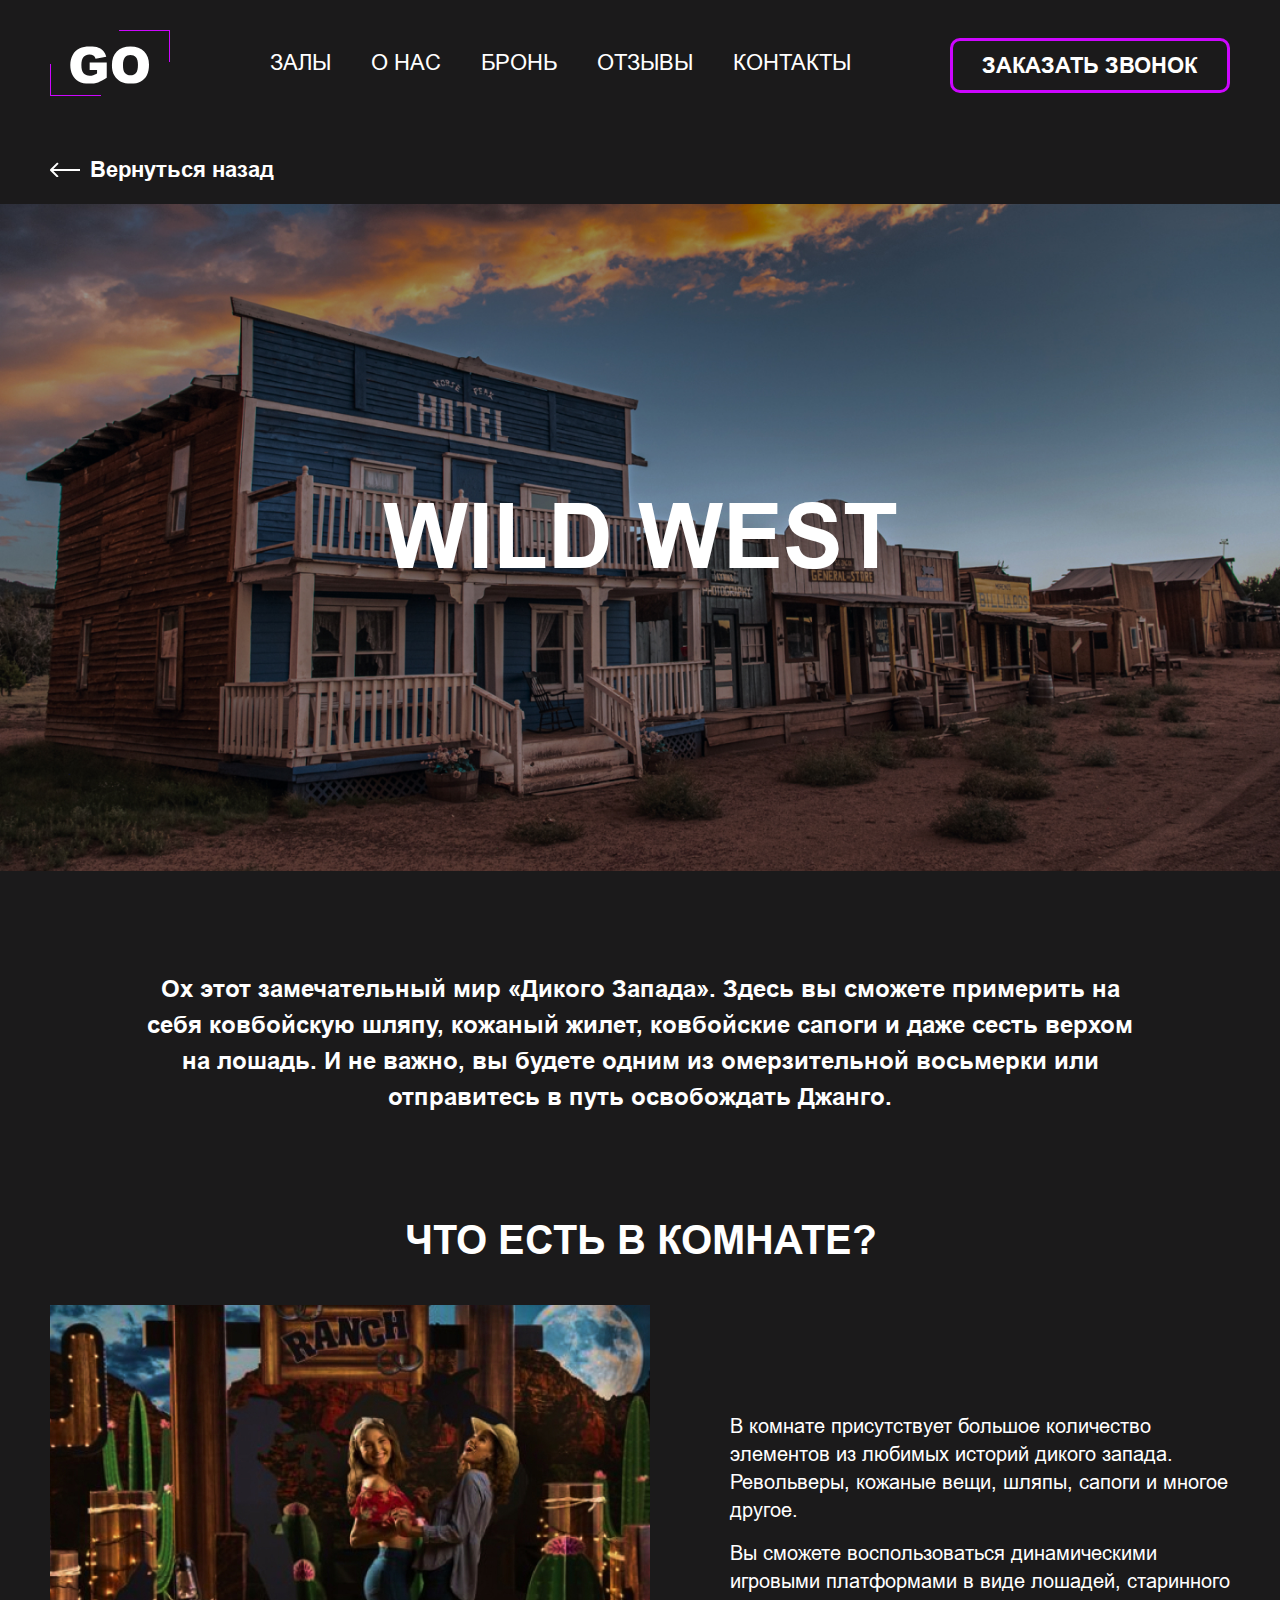
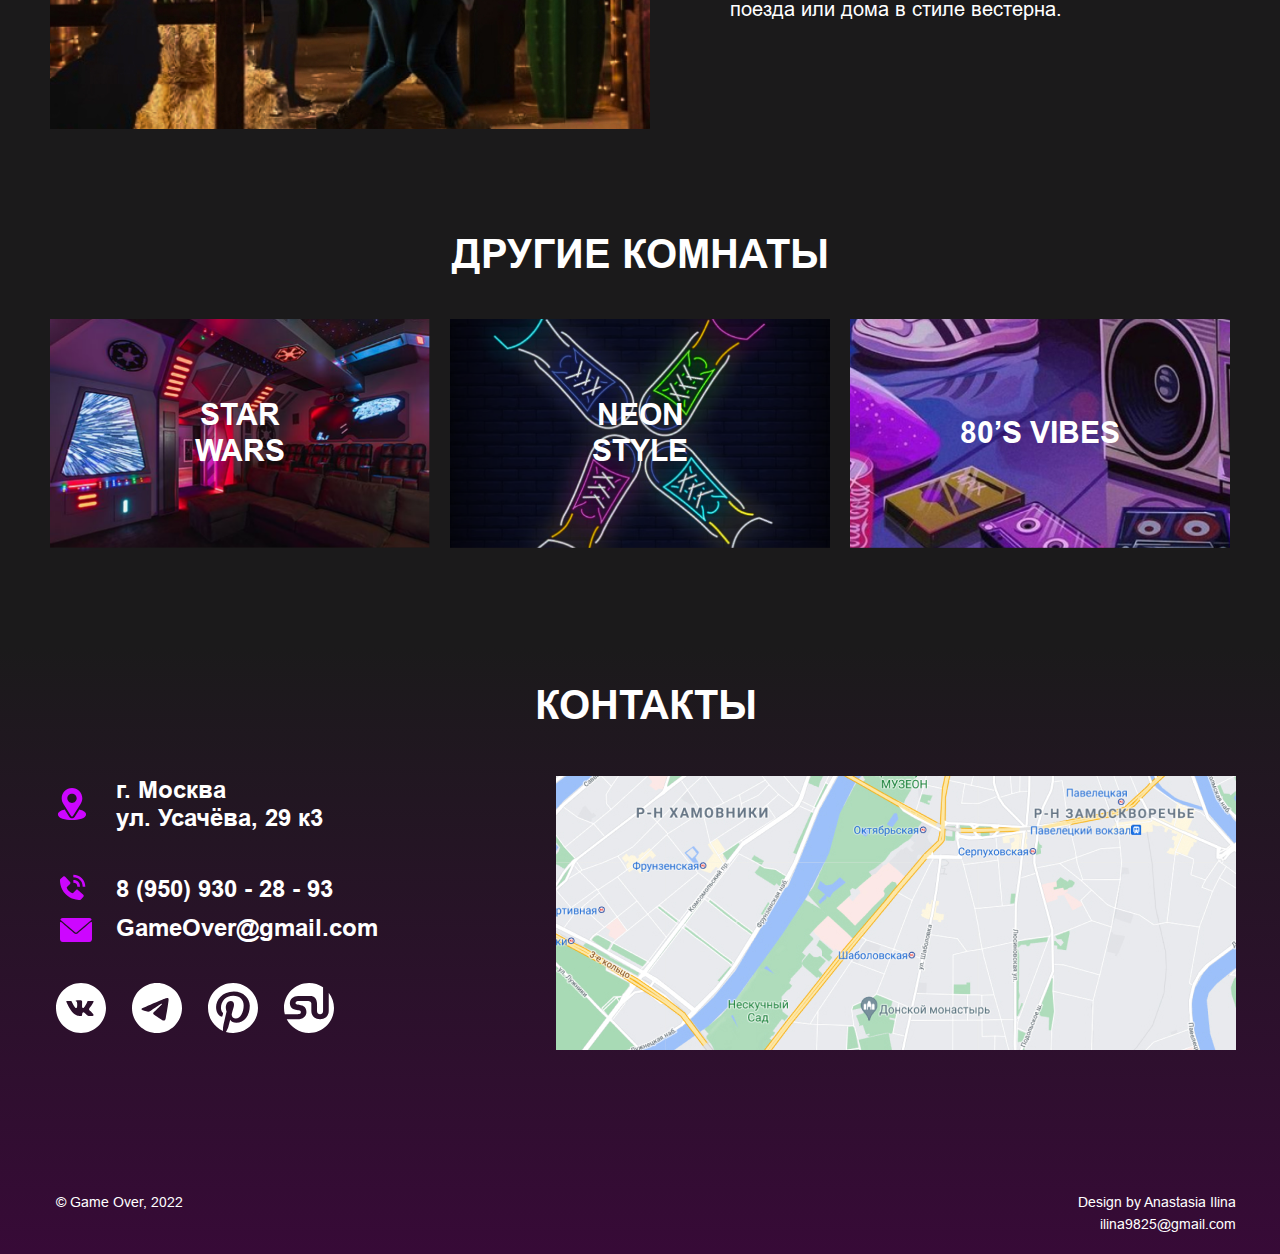
<file: wild_west.html>
<!DOCTYPE html>
<html lang="ru">
<head>
  <meta charset="UTF-8">
  <meta http-equiv="X-UA-Compatible" content="IE=edge">
  <meta name="viewport" content="width=device-width, initial-scale=1.0">
  <title>Wild West</title>

  <link rel="preload" href="fonts/arial-regular.woff2" as="font" type="font/woff2" crossorigin>
  <link rel="preload" href="fonts/arial-bold.woff2" as="font" type="font/woff2" crossorigin>
  <link rel="preload" href="fonts/arial-black.woff2" as="font" type="font/woff2" crossorigin>

  <link rel="apple-touch-icon" sizes="180x180" href="favicon/apple-touch-icon.png">
  <link rel="icon" type="image/png" sizes="32x32" href="favicon/favicon-32x32.png">
  <link rel="icon" type="image/png" sizes="194x194" href="favicon/favicon-194x194.png">
  <link rel="icon" type="image/png" sizes="192x192" href="favicon/android-chrome-192x192.png">
  <link rel="icon" type="image/png" sizes="16x16" href="favicon/favicon-16x16.png">
  <link rel="manifest" href="favicon/site.webmanifest">
  <link rel="mask-icon" href="favicon/safari-pinned-tab.svg" color="#1ead4e">
  <meta name="apple-mobile-web-app-title" content="GO">
  <meta name="application-name" content="GO">
  <meta name="msapplication-TileColor" content="#46b181">
  <meta name="msapplication-TileImage" content="favicon/mstile-144x144.png">
  <meta name="theme-color" content="#74d5b0">

  <link rel="stylesheet" href="css/style.css">
</head>
<body>
  <header class="header">
    <div class="container">
      <nav class="navigation">
        <a class="navigation__logo" href="/">
          <picture class="navigation__logo-img">
            <source srcset="img/logo-mobile.svg" media="(max-width: 420px)">
            <source srcset="img/logo-tablet.svg" media="(max-width: 768px)">
            <source srcset="img/logo-laptop.svg" media="(max-width: 1024px)">
            <source srcset="img/logo.svg">
            <img src="img/logo.svg" alt="Логотип компании GO">
          </picture>
        </a>
        
        <ul class="navigation__list">
          <li class="navigation__item x">
            <a class="navigation__link" href="../index.html#features">залы</a>
          </li>

          <li class="navigation__item">
            <a class="navigation__link" href="../index.html#about">О нас</a>
          </li>

          <li class="navigation__item">
            <a class="navigation__link" href="../index.html#reservation">Бронь</a>
          </li>

          <li class="navigation__item navigation__item--tranform">
            <a class="navigation__link" href="../index.html#reviews">отзывы</a>
          </li>

          <li class="navigation__item navigation__item--tranform">
            <a class="navigation__link" href="../index.html#contacts">Контакты</a>
          </li>
        </ul> 

        <button class="menu" type="button">
          <svg class="menu__icon" width="54" height="29" viewBox="0 0 54 29"
              fill="currentColor" xmlns="http://www.w3.org/2000/svg">
            <use href="#menu"></use>
          </svg>
        </button>

        <button class="call-order-btn" type="button">Заказать звонок</button>
      </nav>
    </div>
  </header>    

  <main>
    <section class="hero-hall">
      <div class="hero-hall__inner container">
        <a class="hero-hall__link" href="index.html">Вернуться назад</a>
      </div>
      
      <div class="hero-hall__wrapper hero-hall__wrapper--wild-west">
        <div class="container">
          <h1 class="hero-hall__title">wild west</h1>

          <h2 class="visually-hidden">Это атмосфера дикого запада</h2>
        </div>
      </div>
    </section> 

    <section class="promo-hall">
      <div class="container">
        <h2 class="visually-hidden">Описание комнаты</h2>

        <p class="promo-hall__description">
          Ох этот замечательный мир «Дикого Запада». Здесь вы сможете примерить на себя ковбойскую шляпу, кожаный жилет, ковбойские сапоги и даже сесть верхом на лошадь. И не важно, вы будете одним из омерзительной восьмерки или отправитесь в путь освобождать Джанго.
        </p>
        
      </div>
    </section>
  
    <section class="features-hall">
      <div class="container">
        <h2 class="title">Что есть в комнате?</h2>

        <div class="features-hall__wrapper">
          <div class="features-hall__banner features-hall__banner--wild-west">
          </div>

          <div class="features-hall__description">
            <p class="features-hall__text features-hall__text--wild-west">
              В комнате присутствует большое количество элементов из любимых историй дикого запада. Револьверы, кожаные вещи, шляпы, сапоги и многое другое. 
            </p>

            <p>
              Вы сможете воспользоваться динамическими игровыми платформами в виде лошадей, старинного поезда или дома в стиле вестерна. 
            </p>
          </div>
        </div>
      </div>
    </section>

    <section class="rooms-hall">
      <div class="container">
        <h2 class="title">Другие комнаты</h2>

        <ul class="rooms-hall__list">
          <li class="rooms-hall__item">
            <a class="rooms-hall__link rooms-hall__link--star-wars" href="star_wars.html">star <br> wars</a>
          </li>

          <li class="rooms-hall__item">
            <a class="rooms-hall__link rooms-hall__link--neon-style" href="neon_style.html">neon <br> style</a>
          </li>

          <li class="rooms-hall__item">
            <a class="rooms-hall__link rooms-hall__link--80s-vibes" href="80’s_vibes.html">80’s vibes</a>
          </li>
        </ul>
      </div>
    </section>
  </main>

  <footer class="footer footer-all-hall" id="contacts">
    <div class="container">
      <h2 class="title footer__title footer__title-all-hall">Контакты</h2>

      <div class="contacts">
        <div class="contacts__box">
          <div class="contacts__address">
            <svg class="contacts__svg contacts__svg-location" width="32" height="32" viewBox="0 0 32 32">
              <use href="#location"></use>
            </svg>

            <address> 
              <span class="contacts__address-city">г. Москва</span>  
              <span class="contacts__address-street">ул. Усачёва, 29 к3 </span>  
            </address>
          </div>

          <ul class="contacts__list">
            <li>
              <a class="contacts__link contacts__link-phone" href="tel:89509302893">
                <svg class="contacts__svg contacts__icon contacts__interactive" width="32" height="32" viewBox="0 0 32 32">
                  <use href="#icon_phone"></use>
                </svg>

                <p class="contacts__interactive contacts__text-phone">8 (950) <span class="contacts__number">930 - 28 - 93</span></p>
              </a>
            </li>

            <li>
              <a class="contacts__link contacts__link-e-mail" href="mailto:GameOver@gmail.com?subject=ПомощьссайтаGameOver@gmail.com&body=ПриветствуемВас">
                <svg class="contacts__svg contacts__icon contacts__interactive contacts__e-mail" width="32" height="32" viewBox="0 0 32 32">
                  <use href="#icon_e-mail"></use>
                </svg>

                <p class="contacts__interactive contacts__text-e-mail">GameOver@gmail.com</p>
              </a>
            </li>
          </ul>

          <ul class="social social-all-hall">
            <li>
              <a class="social__link social__link-all-hall" href="https://vk.com/" target="_blank">
                <svg class="social__icon" width="50" height="50" viewBox="0 0 50 50">
                  <use href="#vk"></use>
                </svg>
              </a>
            </li>

            <li>
              <a class="social__link social__link-all-hall" href="https://desktop.telegram.org/" target="_blank">
                <svg class="social__icon" width="50" height="50" viewBox="0 0 50 50">
                  <use href="#telegram"></use>
                </svg>
              </a>
            </li>

            <li>
              <a class="social__link social__link-all-hall" href="#" target="_blank">
                <svg class="social__icon" width="50" height="50" viewBox="0 0 50 50">
                  <use href="#pinterest"></use>
                </svg>
              </a>
            </li>

            <li>
              <a class="social__link social__link-all-hall" href="#" target="_blank">
                <svg class="social__icon" width="50" height="50" viewBox="0 0 50 50">
                  <use href="#stumbleupon"></use>
                </svg>
              </a>
            </li>
          </ul>
        </div>

        <picture class="footer__wrapper-map">
          <source srcset="img/map-mobile.jpg, img/map-retina.jpg 2x" media="(max-width: 420px)">
          <source srcset="img/map-small.jpg" media="(max-width: 768px)">
          <source srcset="img/map-medium.jpg" media="(max-width: 1200px)">
          <source srcset="img/map.jpg">
          <img class="footer__map" src="img/map.jpg" alt="Навигационная карта карта с координатами компании">
        </picture> 
      </div>

      <div class="footer__inner">
        <p class="footer__copyright">© Game Over, 2022</p>

        <a class="footer__design" href="mailto:ilina9825@gmail.com">
          <p class="footer__designer">Design by Anastasia Ilina</p>

          <p class="footer__designer-e-mail">ilina9825@gmail.com</p>
        </a>
      </div>
    </div>
  </footer>
  
  <svg style="display: none;">
    <symbol id="menu">
      <rect width="54" height="5" rx="2"/>
      <rect y="12" width="54" height="5" rx="2"/>
      <rect y="24" width="31" height="5" rx="2"/>
    </symbol>

    <symbol id="location" fill="none" xmlns="http://www.w3.org/2000/svg">
      <path d="M16 0C10.3772 0 5.6875 4.52938 5.6875 10.3125C5.6875 12.5126 6.34862 14.4745 7.61744 16.3129L15.2108 28.1616C15.5792 28.7376 16.4216 28.7365 16.7892 28.1616L24.4155 16.2726C25.657 14.5175 26.3125 12.4567 26.3125 10.3125C26.3125 4.62619 21.6863 0 16 0ZM16 15C13.4154 15 11.3125 12.8971 11.3125 10.3125C11.3125 7.72794 13.4154 5.625 16 5.625C18.5846 5.625 20.6875 7.72794 20.6875 10.3125C20.6875 12.8971 18.5846 15 16 15Z" fill="#CD06FF"/>
      <path d="M23.329 21.5435L18.6083 28.9239C17.3864 30.829 14.6068 30.8228 13.3907 28.9257L8.66238 21.5454C4.50213 22.5073 1.9375 24.2693 1.9375 26.375C1.9375 30.0289 9.183 32 16 32C22.817 32 30.0625 30.0289 30.0625 26.375C30.0625 24.2678 27.4943 22.5048 23.329 21.5435Z" fill="#CD06FF"/>
    </symbol>

    <symbol id="icon_phone" fill="currentColor" xmlns="http://www.w3.org/2000/svg">
      <path d="M26.6667 14.6654H29.3333C29.3333 7.82541 24.1693 2.66675 17.32 2.66675V5.33341C22.736 5.33341 26.6667 9.25741 26.6667 14.6654Z"/>
      <path d="M17.3333 10.6667C20.1373 10.6667 21.3333 11.8627 21.3333 14.6667H24C24 10.3667 21.6333 7.99999 17.3333 7.99999V10.6667ZM21.896 17.924C21.6398 17.6911 21.3031 17.5669 20.9571 17.5776C20.611 17.5883 20.2827 17.7331 20.0413 17.9813L16.8507 21.2627C16.0827 21.116 14.5387 20.6347 12.9493 19.0493C11.36 17.4587 10.8787 15.9107 10.736 15.148L14.0147 11.956C14.2632 11.7148 14.4082 11.3864 14.4189 11.0403C14.4296 10.6941 14.3052 10.3574 14.072 10.1013L9.14534 4.68399C8.91207 4.42714 8.58785 4.27133 8.24155 4.24967C7.89525 4.22801 7.55414 4.3422 7.29068 4.56799L4.39734 7.04933C4.16682 7.28068 4.02924 7.58859 4.01068 7.91466C3.99068 8.24799 3.60934 16.144 9.73201 22.2693C15.0733 27.6093 21.764 28 23.6067 28C23.876 28 24.0413 27.992 24.0853 27.9893C24.4114 27.9711 24.7191 27.8329 24.9493 27.6013L27.4293 24.7067C27.6553 24.4434 27.7697 24.1024 27.7483 23.7561C27.7269 23.4098 27.5713 23.0855 27.3147 22.852L21.896 17.924Z"/>
    </symbol>
      
    <symbol id="icon_e-mail" fill="currentColor" xmlns="http://www.w3.org/2000/svg">
      <path d="M0.667993 5.94725C5.05987 9.66669 12.7662 16.2103 15.0312 18.2506C15.3353 18.526 15.6614 18.666 16 18.666C16.3379 18.666 16.6634 18.5273 16.9668 18.2533C19.2337 16.2109 26.9401 9.66669 31.332 5.94725C31.6055 5.71612 31.6472 5.30987 31.4258 5.02731C30.914 4.37437 30.151 4 29.3333 4H2.66668C1.84899 4 1.08593 4.37438 0.574244 5.02738C0.352869 5.30988 0.394556 5.71612 0.667993 5.94725Z"/>
      <path d="M31.6133 7.96303C31.377 7.85303 31.099 7.89141 30.9024 8.05941C26.0319 12.1883 19.8158 17.4807 17.86 19.243C16.7623 20.2338 15.2389 20.2338 14.1386 19.2417C12.054 17.3634 5.0735 11.4292 1.09763 8.05934C0.899688 7.89134 0.621063 7.85428 0.386687 7.96297C0.151062 8.07241 0 8.30809 0 8.56784V25.3335C0 26.8042 1.19594 28.0002 2.66669 28.0002H29.3334C30.8041 28.0002 32 26.8042 32 25.3335V8.56784C32 8.30809 31.8489 8.07178 31.6133 7.96303Z"/>
    </symbol>

    <symbol id="vk" fill="currentColor" xmlns="http://www.w3.org/2000/svg">
      <path d="M25 0C11.1927 0 0 11.1927 0 25C0 38.8073 11.1927 50 25 50C38.8073 50 50 38.8073 50 25C50 11.1927 38.8073 0 25 0ZM34.6146 28.2057C34.6146 28.2057 36.8255 30.388 37.3698 31.401C37.3854 31.4219 37.3932 31.4427 37.3984 31.4531C37.6198 31.8255 37.6719 32.1146 37.5625 32.3307C37.3802 32.6901 36.7552 32.8672 36.5417 32.8828H32.6354C32.3646 32.8828 31.7969 32.8125 31.1094 32.3385C30.5807 31.9687 30.0599 31.362 29.5521 30.7708C28.7943 29.8906 28.138 29.1302 27.4766 29.1302C27.3926 29.1301 27.309 29.1432 27.2292 29.1693C26.7292 29.3307 26.0885 30.0443 26.0885 31.9453C26.0885 32.5391 25.6198 32.8802 25.2891 32.8802H23.5C22.8906 32.8802 19.7161 32.6667 16.9036 29.7005C13.4609 26.0677 10.362 18.7812 10.3359 18.7135C10.1406 18.2422 10.5443 17.9896 10.9844 17.9896H14.9297C15.4557 17.9896 15.6276 18.3099 15.7474 18.5937C15.888 18.9245 16.4036 20.2396 17.25 21.7187C18.6224 24.1302 19.4635 25.1094 20.138 25.1094C20.2645 25.1079 20.3887 25.0757 20.5 25.0156C21.3802 24.526 21.2161 21.388 21.1771 20.737C21.1771 20.6146 21.1745 19.3333 20.724 18.7187C20.401 18.2734 19.8516 18.1042 19.5182 18.0417C19.6531 17.8555 19.8309 17.7045 20.0365 17.6016C20.6406 17.2995 21.7292 17.2552 22.8099 17.2552H23.4115C24.5833 17.2708 24.8854 17.3464 25.3099 17.4531C26.1693 17.6589 26.1875 18.2135 26.112 20.112C26.0885 20.651 26.0651 21.2604 26.0651 21.9792C26.0651 22.1354 26.0573 22.3021 26.0573 22.4792C26.0312 23.4453 26 24.5417 26.6823 24.9922C26.7713 25.048 26.8741 25.0778 26.9792 25.0781C27.2161 25.0781 27.9297 25.0781 29.862 21.763C30.4579 20.696 30.9758 19.5872 31.4115 18.4453C31.4505 18.3776 31.5651 18.1693 31.7005 18.0885C31.8005 18.0376 31.9113 18.0117 32.0234 18.013H36.6615C37.1667 18.013 37.513 18.0885 37.5781 18.2839C37.6927 18.5937 37.5573 19.5391 35.4401 22.4062L34.4948 23.6536C32.5755 26.1693 32.5755 26.2969 34.6146 28.2057V28.2057Z" fill="white"/>
    </symbol>
      
    <symbol id="telegram" fill="currentColor"   xmlns="http://www.w3.org/2000/svg">
      <path d="M50 25C50 31.6304 47.3661 37.9893 42.6777 42.6777C37.9893 47.3661 31.6304 50 25 50C18.3696 50 12.0107 47.3661 7.32233 42.6777C2.63392 37.9893 0 31.6304 0 25C0 18.3696 2.63392 12.0107 7.32233 7.32233C12.0107 2.63392 18.3696 0 25 0C31.6304 0 37.9893 2.63392 42.6777 7.32233C47.3661 12.0107 50 18.3696 50 25V25ZM25.8969 18.4563C23.4656 19.4688 18.6031 21.5625 11.3156 24.7375C10.1344 25.2062 9.5125 25.6687 9.45625 26.1187C9.3625 26.8781 10.3156 27.1781 11.6125 27.5875L12.1594 27.7594C13.4344 28.175 15.1531 28.6594 16.0437 28.6781C16.8562 28.6969 17.7594 28.3656 18.7562 27.6781C25.5656 23.0813 29.0813 20.7594 29.3 20.7094C29.4563 20.6719 29.675 20.6281 29.8187 20.7594C29.9656 20.8875 29.95 21.1344 29.9344 21.2C29.8406 21.6031 26.1 25.0781 24.1656 26.8781C23.5625 27.4406 23.1344 27.8375 23.0469 27.9281C22.8542 28.125 22.6583 28.3188 22.4594 28.5094C21.2719 29.6531 20.3844 30.5094 22.5063 31.9094C23.5281 32.5844 24.3469 33.1375 25.1625 33.6937C26.05 34.3 26.9375 34.9031 28.0875 35.6594C28.3781 35.8469 28.6594 36.05 28.9313 36.2437C29.9656 36.9812 30.9 37.6438 32.0469 37.5375C32.7156 37.475 33.4063 36.85 33.7563 34.975C34.5844 30.5469 36.2125 20.9562 36.5875 17.0031C36.6104 16.6745 36.5968 16.3444 36.5469 16.0187C36.5175 15.756 36.3903 15.5139 36.1906 15.3406C35.9063 15.1443 35.5673 15.0427 35.2219 15.05C34.2844 15.0656 32.8375 15.5688 25.8969 18.4563V18.4563Z" fill="white"/>
    </symbol>
      
    <symbol id="pinterest" fill="currentColor" xmlns="http://www.w3.org/2000/svg">
      <path d="M25.0005 0C11.1947 0 -0.000152588 11.1936 -0.000152588 25.0006C-0.000152588 35.2378 6.15562 44.0314 14.9646 47.8981C14.8941 46.1526 14.9511 44.0558 15.3998 42.159C15.8806 40.1282 18.6165 28.5359 18.6165 28.5359C18.6165 28.5359 17.8178 26.9397 17.8178 24.5808C17.8178 20.8763 19.9652 18.1077 22.6383 18.1077C24.912 18.1077 26.0107 19.8154 26.0107 21.8609C26.0107 24.1468 24.5537 27.5635 23.8037 30.7327C23.1768 33.3859 25.1338 35.5481 27.7498 35.5481C32.4864 35.5481 35.6761 29.4647 35.6761 22.2558C35.6761 16.7782 31.9864 12.6769 25.2742 12.6769C17.6902 12.6769 12.9659 18.3321 12.9659 24.6487C12.9659 26.8282 13.6082 28.3635 14.6146 29.5513C15.0768 30.0981 15.1409 30.318 14.9736 30.9462C14.8537 31.4058 14.5781 32.5128 14.4646 32.9519C14.2986 33.5853 13.7857 33.8109 13.2127 33.5776C9.71972 32.1513 8.0928 28.3263 8.0928 24.0263C8.0928 16.9237 14.0819 8.40898 25.9601 8.40898C35.5056 8.40898 41.7877 15.316 41.7877 22.732C41.7877 32.5378 36.3351 39.8647 28.2979 39.8647C25.5998 39.8647 23.0607 38.4051 22.1909 36.7487C22.1909 36.7487 20.7396 42.5077 20.4325 43.6218C19.9024 45.5494 18.8646 47.4763 17.9159 48.9769C20.2162 49.6571 22.6024 50.0025 25.0011 50.0026C38.8063 50.0013 49.9998 38.8071 49.9998 25.0006C49.9998 11.1936 38.8063 0 25.0005 0Z"/>
    </symbol>

    <symbol id="stumbleupon" fill="currentColor" xmlns="http://www.w3.org/2000/svg">
      <path fill-rule="evenodd" clip-rule="evenodd" d="M44.7441 9.66919C48.1583 14.0494 50.0085 19.4463 49.9999 24.9999C49.9999 38.8051 38.805 49.9999 25.0006 49.9999C15.2871 49.9999 6.86597 44.4576 2.72751 36.3647H13.6237C18.816 36.3647 22.4429 33.566 22.4429 29.0923C22.4429 19.6108 11.5051 23.4737 11.5051 20.1089C11.5051 18.4878 12.8057 17.898 15.1858 17.898H22.7692C24.8711 17.898 27.3435 18.275 27.3435 20.5685V28.1243C27.3435 33.5955 31.6159 36.364 36.0441 36.364C40.548 36.364 44.7435 33.5955 44.7435 28.1243V9.66919H44.7441Z" />
      <path fill-rule="evenodd" clip-rule="evenodd" d="M25.0005 2.43241e-05C30.0173 -0.00698868 34.919 1.50262 39.0626 4.33079V28.3013C39.0626 29.9628 37.7037 31.3224 36.0447 31.3224C34.3838 31.3224 33.0261 29.9628 33.0261 28.3013V21.1186C33.0261 15.3846 30.1242 12.9994 26.3447 12.9994H14.0441C9.59088 12.9994 5.89665 15.834 5.89665 20.3289C5.89665 22.6289 6.8819 25.9994 11.5415 26.8353C15.337 27.5186 16.8351 27.3199 16.8351 29.3506C16.8351 31.3224 14.6261 31.3224 11.7101 31.3224H0.808189C0.269676 29.2582 -0.0019826 27.1334 -0.000143311 25C-0.000143311 11.1981 11.196 2.43241e-05 25.0005 2.43241e-05Z"/>
    </symbol>
  </svg>  

</body>
</html>
</file>
<file: css/style.css>
@import url(normalize.css);
@import url(fonts.css);
@import url(var.css);
@import url(global.css);
@import url(header.css);
@import url(navigation-list.css);
@import url(menu.css);
@import url(call-order-btn.css);
@import url(hero.css);
@import url(info.css);
@import url(promo.css);
@import url(reservation-link.css);
@import url(arrow-link.css);
@import url(features.css);
@import url(reservation.css);
@import url(form__halls.css);
@import url(form__entertainment-set.css);
@import url(form__client-data.css);
@import url(form__btn.css);
@import url(about.css);
@import url(reviews.css);
@import url(faq.css);
@import url(footer.css);
@import url(contacts.css);
@import url(social.css);
@import url(all-halls.css);
@import url(modal.css);
</file>
